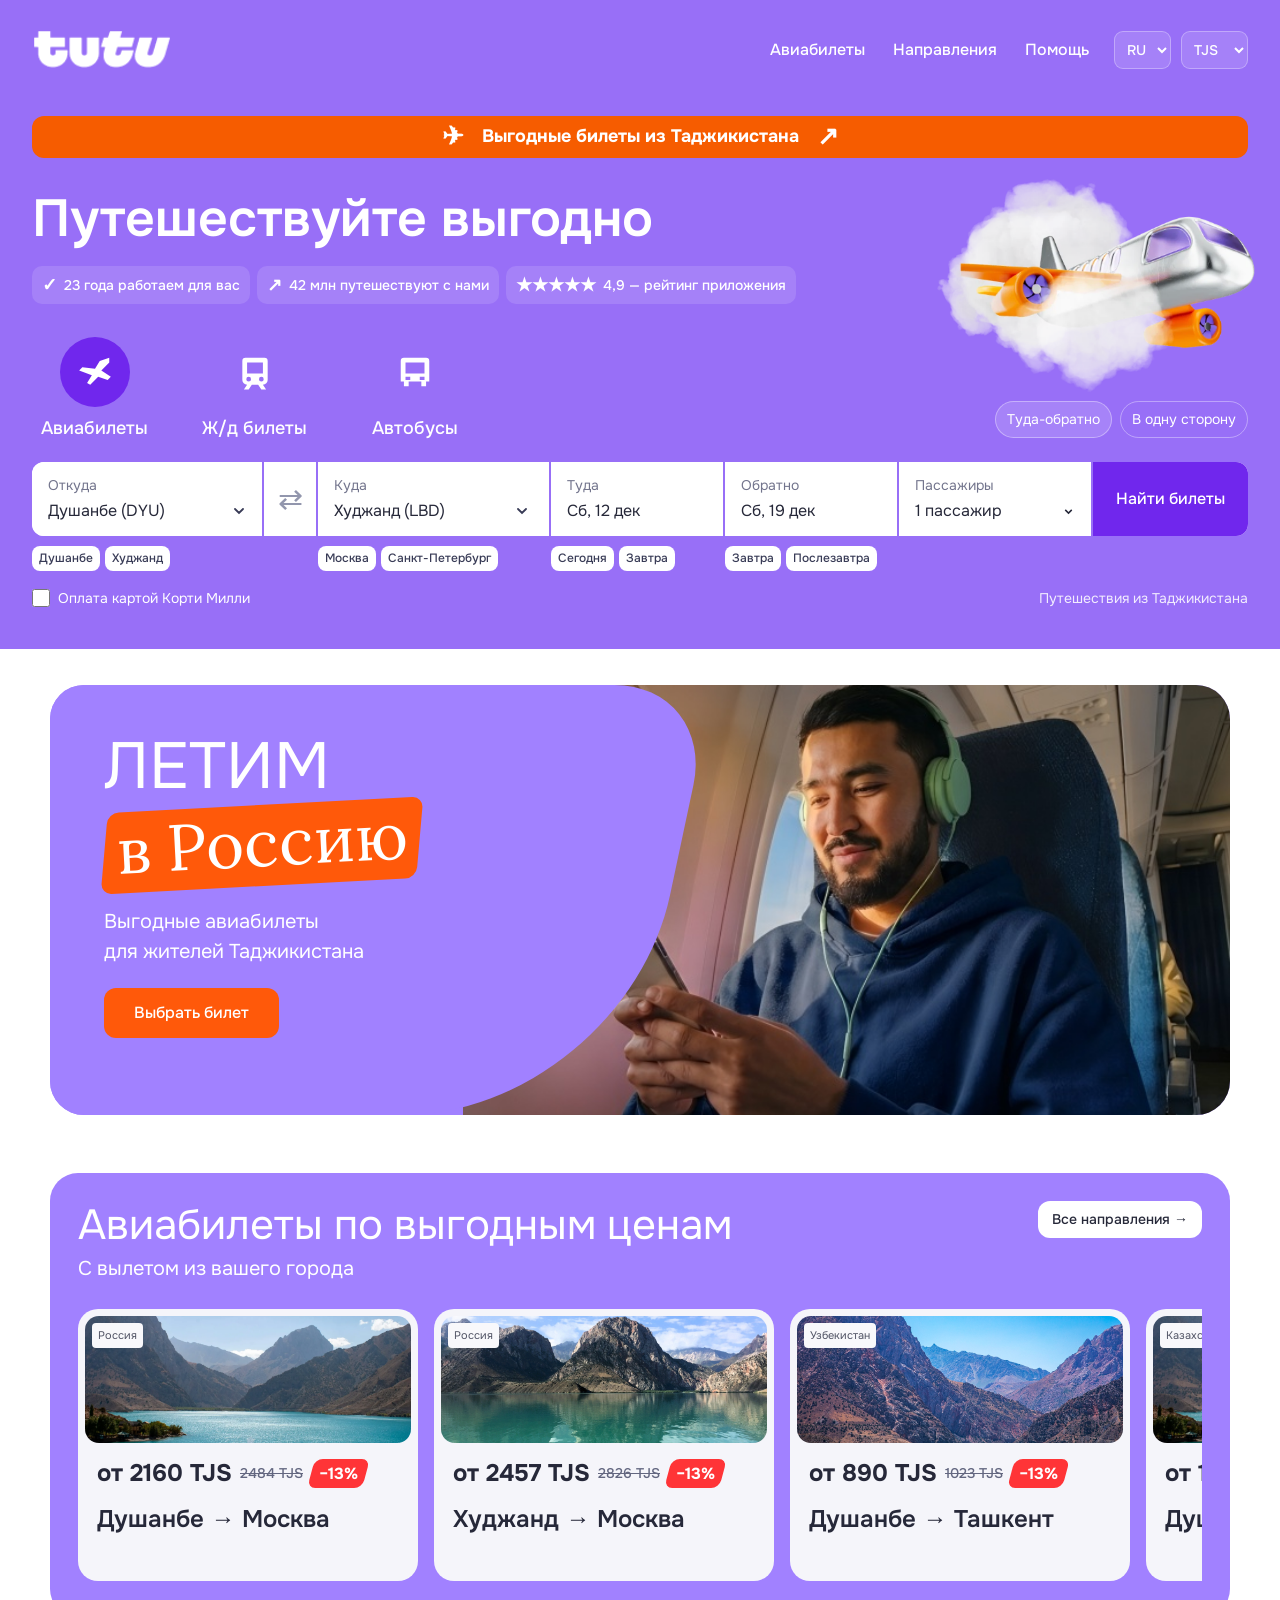
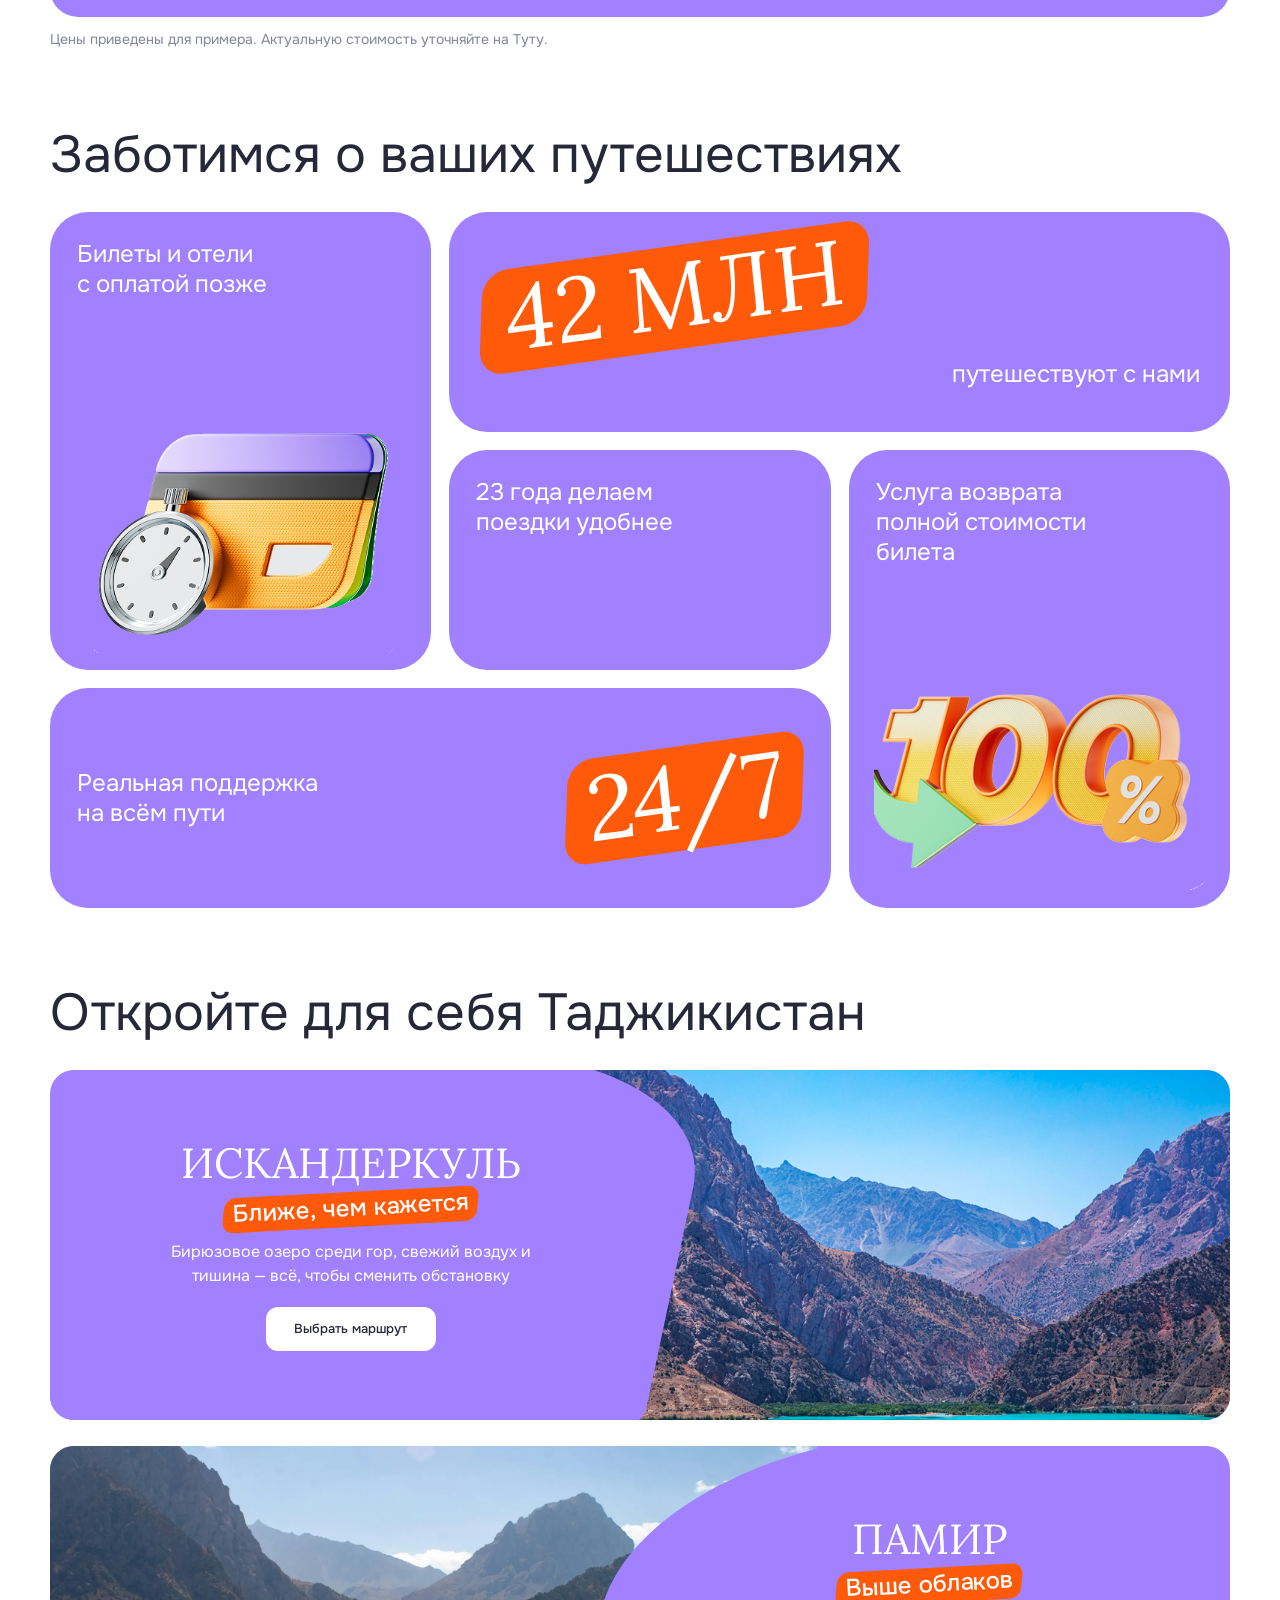
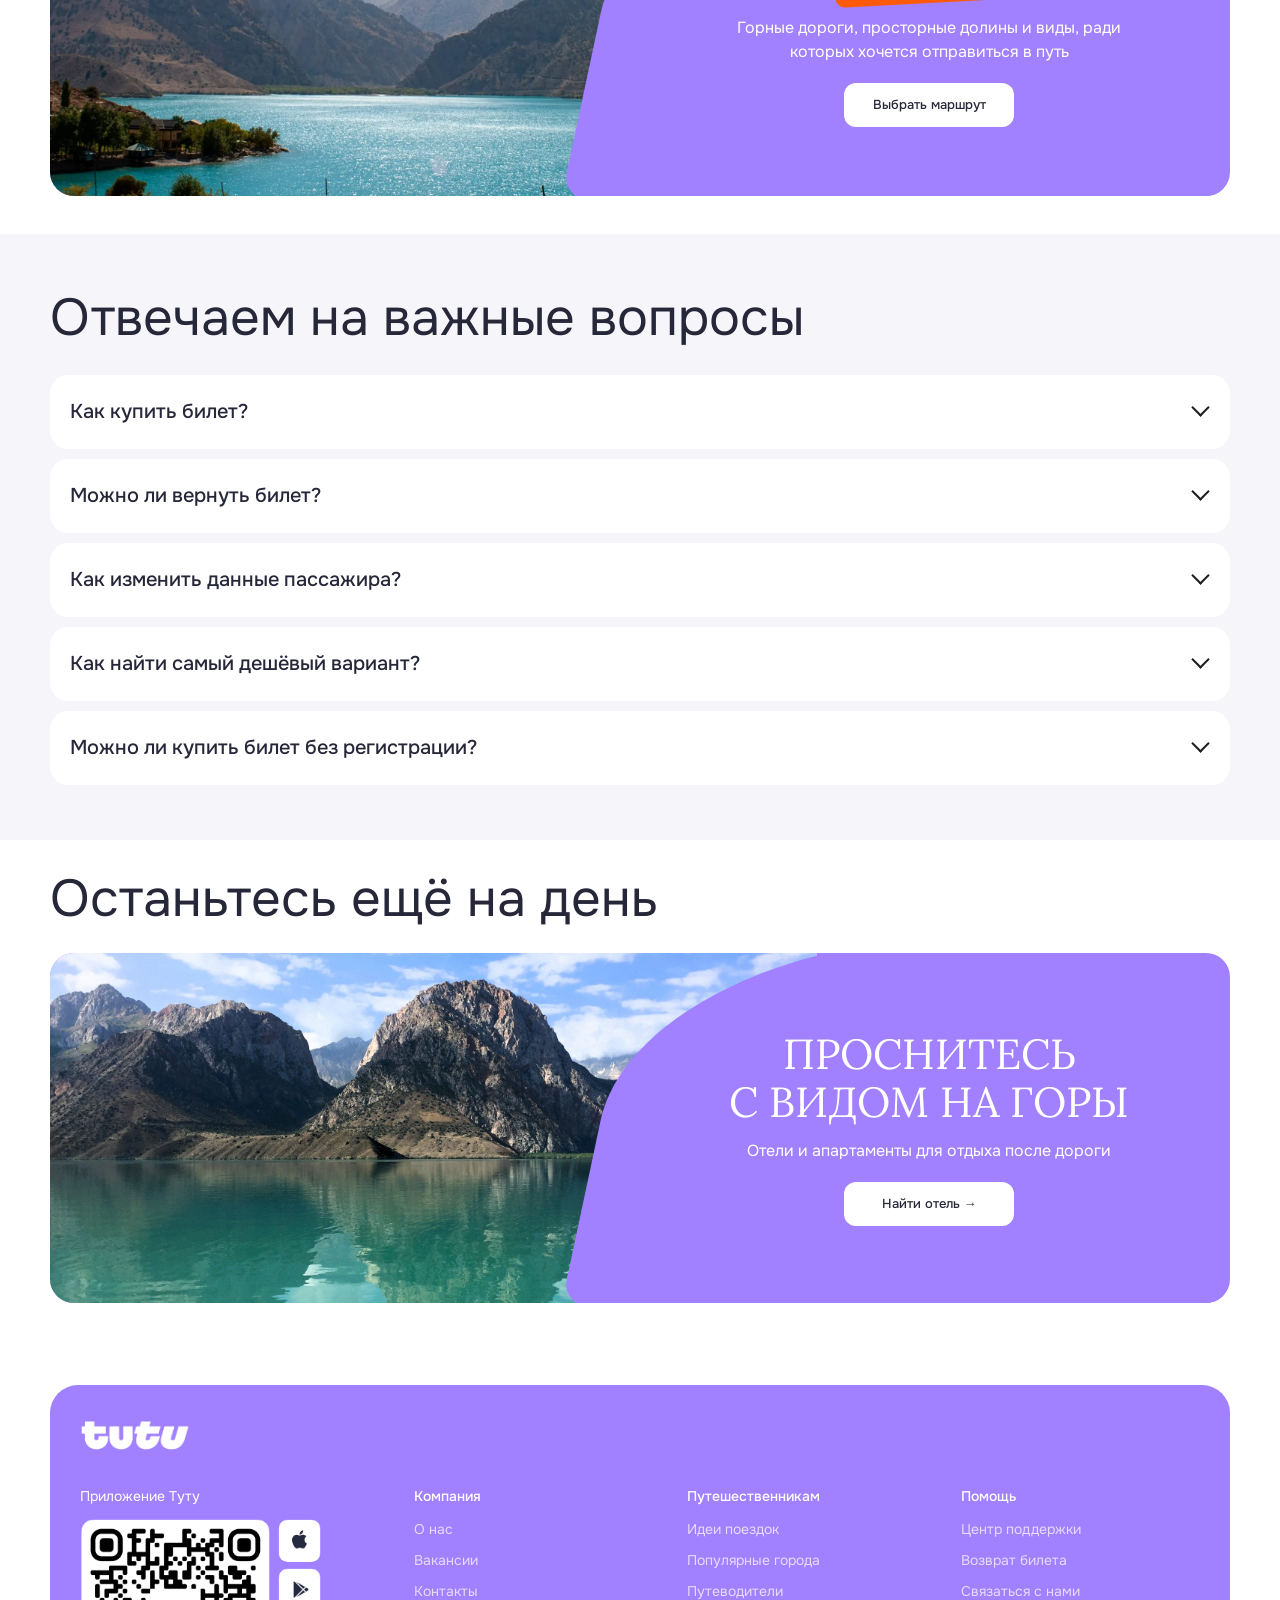
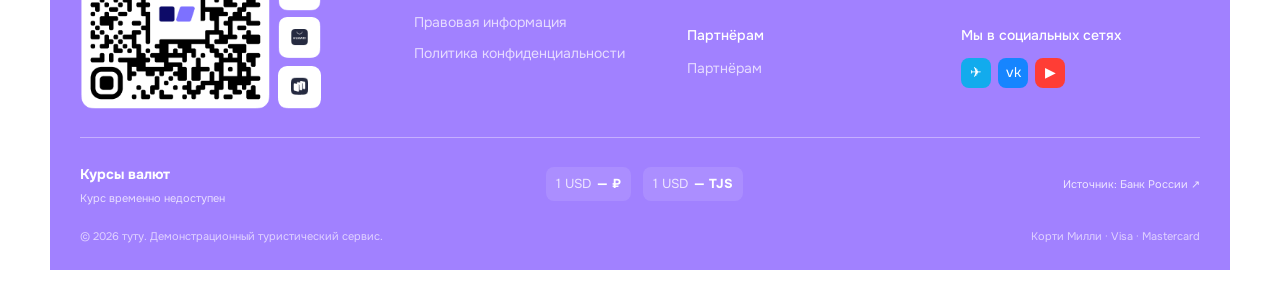
<file: index.html>
<!doctype html><html lang="ru"><head><meta charset="utf-8"><meta name="viewport" content="width=device-width,initial-scale=1"><title>туту — путешествия из Таджикистана</title><meta name="description" content="Авиабилеты, поезда и автобусы для путешественников из Таджикистана."><link rel="icon" href="assets/favicon.svg" type="image/svg+xml"><link rel="stylesheet" href="assets/fonts.css"><link rel="stylesheet" href="assets/style.css"><link rel="stylesheet" href="assets/typography.css"><link rel="stylesheet" href="assets/top.css"></head><body>
<!-- Yandex.Metrika counter -->
<script>
(function(m,e,t,r,i,k,a){
  m[i]=m[i]||function(){(m[i].a=m[i].a||[]).push(arguments)};
  m[i].l=1*new Date();
  k=e.createElement(t);a=e.getElementsByTagName(t)[0];k.async=1;k.src=r;
  a.parentNode.insertBefore(k,a);
})(window,document,"script","https://mc.yandex.ru/metrika/tag.js","ym");
ym(113326614,"init",{clickmap:true,trackLinks:true,accurateTrackBounce:true});
</script>
<noscript><div><img src="https://mc.yandex.ru/watch/113326614" style="position:absolute;left:-9999px" alt=""></div></noscript>
<!-- /Yandex.Metrika counter -->
<header class="header"><div class="wrap"><a class="brand" href="#" aria-label="Туту"><img class="brand-logo" src="assets/tutu-logo.png" alt="туту"></a><nav class="nav" id="nav"><a href="#search">Авиабилеты</a><a href="#directions">Направления</a><a href="#faq">Помощь</a></nav><div class="header-actions"><select class="select" id="lang" aria-label="Язык"><option value="ru">RU</option><option value="tj">TJ</option><option value="en">EN</option></select><select class="select" id="currency" aria-label="Валюта"><option value="TJS">TJS</option><option value="RUB">RUB</option><option value="USD">USD</option></select><button class="hamb" id="hamb" aria-label="Открыть меню">☰</button></div></div></header><main><section class="search-band"><div class="wrap"><a class="top-offer" href="https://www.tutu.ru/"><span aria-hidden="true">✈</span><span>Выгодные билеты из Таджикистана</span><span aria-hidden="true">↗</span></a><div class="search-intro"><h1>Путешествуйте выгодно</h1><div class="trust-badges"><span><b aria-hidden="true">✓</b><span>23 года работаем для вас</span></span><span><b aria-hidden="true">↗</b><span>42 млн путешествуют с нами</span></span><span><b aria-hidden="true">★★★★★</b><span>4,9 — рейтинг приложения</span></span></div><div class="top-plane" aria-hidden="true"></div></div><form class="search" id="search">
            <div class="search-top"><div class="tabs"><button type="button" class="tab active" data-mode="air"><span class="tab-icon"><svg viewBox="0 0 24 24" fill="currentColor" aria-hidden="true"><path d="m21 3-6 2-3 5-8-1-2 2 8 3-3 5 2 1 5-5 6 2 2-2-6-4 5-5Z"/></svg></span><span>Авиабилеты</span></button><button type="button" class="tab" data-mode="train"><span class="tab-icon"><svg viewBox="0 0 24 24" fill="currentColor" aria-hidden="true"><path d="M6 3h12a2 2 0 0 1 2 2v12a3 3 0 0 1-3 3l2 3h-3l-2-3h-4l-2 3H5l2-3a3 3 0 0 1-3-3V5a2 2 0 0 1 2-2Zm1 3v7h10V6H7Zm1 9a1.5 1.5 0 1 0 0 3 1.5 1.5 0 0 0 0-3Zm8 0a1.5 1.5 0 1 0 0 3 1.5 1.5 0 0 0 0-3Z"/></svg></span><span>Ж/д билеты</span></button><button type="button" class="tab" data-mode="bus"><span class="tab-icon"><svg viewBox="0 0 24 24" fill="currentColor" aria-hidden="true"><path d="M5 3h14a2 2 0 0 1 2 2v13h-2v3h-3v-3H8v3H5v-3H3V5a2 2 0 0 1 2-2Zm1 3v7h12V6H6Zm0 9v2h3v-2H6Zm9 0v2h3v-2h-3Z"/></svg></span><span>Автобусы</span></button></div><div class="trip-toggle"><button type="button" class="pill active" data-trip="return">Туда-обратно</button><button type="button" class="pill" data-trip="one">В одну сторону</button></div></div>
            <div class="search-grid">
              <div class="field field-origin"><label>Откуда</label><select id="from" aria-label="Откуда"></select></div><button type="button" class="swap" id="swap" aria-label="Поменять города">⇄</button>
              <div class="field"><label>Куда</label><select id="to" aria-label="Куда"></select></div>
              <div class="field"><label>Туда</label><button type="button" class="date-trigger" id="dateOut"></button></div>
              <div class="field" id="returnField"><label>Обратно</label><button type="button" class="date-trigger" id="dateBack"></button></div>
              <div class="field passenger-field"><label>Пассажиры</label><div class="passenger-picker" id="passengerPicker"><button class="passenger-trigger" id="passengerButton" type="button" aria-haspopup="dialog" aria-expanded="false"><span id="passengerSummary">1 пассажир</span><svg viewBox="0 0 16 16" aria-hidden="true"><path d="m4 6 4 4 4-4"></path></svg></button><div class="passenger-panel" role="dialog" aria-label="Количество пассажиров"><button class="passenger-close" id="passengerClose" type="button" aria-label="Закрыть">×</button><div class="passenger-row"><div class="passenger-copy"><b>Взрослые</b><small>от 12 лет</small></div><div class="passenger-stepper"><button class="step-btn" type="button" data-passenger="adult" data-delta="-1" aria-label="Уменьшить число взрослых">−</button><span class="passenger-count" id="adultCount">1</span><button class="step-btn" type="button" data-passenger="adult" data-delta="1" aria-label="Увеличить число взрослых">+</button></div></div><div class="passenger-row"><div class="passenger-copy"><b>Дети</b><small>до 12 лет</small></div><div class="passenger-stepper"><button class="step-btn" type="button" data-passenger="child" data-delta="-1" aria-label="Уменьшить число детей">−</button><span class="passenger-count" id="childCount">0</span><button class="step-btn" type="button" data-passenger="child" data-delta="1" aria-label="Увеличить число детей">+</button></div></div></div></div></div>
              <button type="submit" class="btn btn-primary search-btn" data-i="search">Найти билеты</button>
            </div><div class="quick-picks"><div class="city-picks"><button type="button" data-city-field="from" data-city="dushanbe">Душанбе</button><button type="button" data-city-field="from" data-city="khujand">Худжанд</button></div><div class="city-picks"><button type="button" data-city-field="to" data-city="moscow">Москва</button><button type="button" data-city-field="to" data-city="petersburg">Санкт-Петербург</button></div><div class="date-picks"><button type="button" data-date-field="dateOut" data-offset="0">Сегодня</button><button type="button" data-date-field="dateOut" data-offset="1">Завтра</button></div><div class="date-picks"><button type="button" data-date-field="dateBack" data-offset="1">Завтра</button><button type="button" data-date-field="dateBack" data-offset="2">Послезавтра</button></div></div><div class="search-options"><label class="payment-check"><input type="checkbox" id="kortiMilli">Оплата картой Корти Милли</label><span class="search-note">Путешествия из Таджикистана</span></div>
          </form></div></section><section class="hero"><div class="wrap"><div class="hero-card"><img class="hero-photo" src="assets/hero-flight.jpg" alt="Путешественник в самолёте"><div class="hero-shape" aria-hidden="true"></div><div class="hero-copy"><h2><span>ЛЕТИМ</span><span class="sticker"><span>в Россию</span></span></h2><p>Выгодные авиабилеты<br>для жителей Таджикистана</p><a class="btn btn-primary" href="https://www.tutu.ru/">Выбрать билет</a></div></div></div></section><section class="section"><div class="wrap"><div class="fare-widget"><div class="section-head"><div><h2>Авиабилеты по выгодным ценам</h2><p>С вылетом из вашего города</p></div><a class="btn btn-white btn-small" href="https://www.tutu.ru/">Все направления →</a></div><div class="fare-cards"><a class="fare-card" href="https://www.tutu.ru/"><div class="fare-image"><img src="assets/pamir.webp" alt="Горный пейзаж"><span class="country">Россия</span></div><div class="fare-copy"><div class="fare-price-row"><span class="price" data-tjs="2160">от 2160 TJS</span><span class="old price" data-tjs="2484">2484 TJS</span><span class="discount-badge" aria-label="−13%"><span>−13%</span></span></div><h3>Душанбе → Москва</h3></div></a><a class="fare-card" href="https://www.tutu.ru/"><div class="fare-image"><img src="assets/lake.jpg" alt="Горный пейзаж"><span class="country">Россия</span></div><div class="fare-copy"><div class="fare-price-row"><span class="price" data-tjs="2457">от 2457 TJS</span><span class="old price" data-tjs="2826">2826 TJS</span><span class="discount-badge" aria-label="−13%"><span>−13%</span></span></div><h3>Худжанд → Москва</h3></div></a><a class="fare-card" href="https://www.tutu.ru/"><div class="fare-image"><img src="assets/iskanderkul.jpg" alt="Горный пейзаж"><span class="country">Узбекистан</span></div><div class="fare-copy"><div class="fare-price-row"><span class="price" data-tjs="890">от 890 TJS</span><span class="old price" data-tjs="1023">1023 TJS</span><span class="discount-badge" aria-label="−13%"><span>−13%</span></span></div><h3>Душанбе → Ташкент</h3></div></a><a class="fare-card" href="https://www.tutu.ru/"><div class="fare-image"><img src="assets/pamir.webp" alt="Горный пейзаж"><span class="country">Казахстан</span></div><div class="fare-copy"><div class="fare-price-row"><span class="price" data-tjs="1240">от 1240 TJS</span><span class="old price" data-tjs="1426">1426 TJS</span><span class="discount-badge" aria-label="−13%"><span>−13%</span></span></div><h3>Душанбе → Алматы</h3></div></a><a class="fare-card" href="https://www.tutu.ru/"><div class="fare-image"><img src="assets/lake.jpg" alt="Горный пейзаж"><span class="country">Таджикистан</span></div><div class="fare-copy"><div class="fare-price-row"><span class="price" data-tjs="185">от 185 TJS</span><span class="old price" data-tjs="213">213 TJS</span><span class="discount-badge" aria-label="−13%"><span>−13%</span></span></div><h3>Душанбе → Худжанд</h3></div></a></div></div><p class="fare-disclaimer">Цены приведены для примера. Актуальную стоимость уточняйте на Туту.</p></div></section><section class="section"><div class="wrap"><div class="section-head"><h2>Заботимся о ваших путешествиях</h2></div><div class="bento"><article class="bento-card bento-pay"><p>Билеты и отели<br>с оплатой позже</p><img src="assets/pay-later.png" alt="Кошелёк и часы"></article><article class="bento-card bento-travel"><span class="sticker"><span>42 МЛН</span></span><p>путешествуют с нами</p></article><article class="bento-card bento-years"><p>23 года делаем<br>поездки удобнее</p></article><article class="bento-card bento-return"><p>Услуга возврата<br>полной стоимости<br>билета</p><img src="assets/refund.png" alt="100 процентов"></article><article class="bento-card bento-support"><p>Реальная поддержка<br>на всём пути</p><span class="sticker"><span>24/7</span></span></article></div></div></section><section class="section" id="directions"><div class="wrap"><div class="section-head"><h2>Откройте для себя Таджикистан</h2></div><div class="destinations"><article class="destination"><img class="destination-photo" src="assets/iskanderkul.jpg" alt="Озеро Искандеркуль"><div class="destination-shape" aria-hidden="true"></div><div class="destination-copy"><h3>ИСКАНДЕРКУЛЬ</h3><span class="sticker"><span>Ближе, чем кажется</span></span><p>Бирюзовое озеро среди гор, свежий воздух и тишина — всё, чтобы сменить обстановку</p><a class="btn btn-white" href="https://www.tutu.ru/">Выбрать маршрут</a></div></article><article class="destination"><img class="destination-photo" src="assets/pamir.webp" alt="Горы Памира"><div class="destination-shape" aria-hidden="true"></div><div class="destination-copy"><h3>ПАМИР</h3><span class="sticker"><span>Выше облаков</span></span><p>Горные дороги, просторные долины и виды, ради которых хочется отправиться в путь</p><a class="btn btn-white" href="https://www.tutu.ru/">Выбрать маршрут</a></div></article></div></div></section><section class="faq-area" id="faq"><div class="wrap faq"><h2>Отвечаем на важные вопросы</h2>
      <details><summary>Как купить билет?</summary><p>Выберите маршрут и даты, сравните варианты, заполните данные пассажиров и оплатите заказ. Электронный билет придёт на почту и будет доступен в профиле.</p></details>
      <details><summary>Можно ли вернуть билет?</summary><p>Да, если правила тарифа допускают возврат. Условия и сумма возврата будут показаны до подтверждения операции.</p></details>
      <details><summary>Как изменить данные пассажира?</summary><p>Возможность зависит от перевозчика. Напишите в поддержку — мы проверим правила и подскажем доступный вариант.</p></details>
      <details><summary>Как найти самый дешёвый вариант?</summary><p>Сравните соседние даты и включите сортировку по цене. Иногда вылет на день раньше заметно выгоднее.</p></details>
      <details><summary>Можно ли купить билет без регистрации?</summary><p>Да. Достаточно указать контактную почту и телефон. Профиль можно создать позже, чтобы хранить все заказы вместе.</p></details>
    </div></section><section class="hotel-area"><div class="wrap"><h2>Останьтесь ещё на день</h2><article class="destination"><img class="destination-photo" src="assets/lake.jpg" alt="Озеро и горы"><div class="destination-shape" aria-hidden="true"></div><div class="destination-copy"><h3>ПРОСНИТЕСЬ<br>С ВИДОМ НА ГОРЫ</h3><p>Отели и апартаменты для отдыха после дороги</p><a class="btn btn-white" href="https://hotel.tutu.ru/">Найти отель →</a></div></article></div></section></main><footer class="footer"><div class="wrap"><div class="footer-panel"><a class="brand" href="#" aria-label="Туту"><img class="brand-logo" src="assets/tutu-logo.png" alt="туту"></a><div class="footer-grid"><div class="footer-app"><p class="app-title">Приложение Туту</p><div class="footer-app-box"><img class="app-qr" src="assets/app-qr.png" alt="QR-код приложения Туту"><div class="app-links"><a href="https://www.tutu.ru/" aria-label="App Store"><img src="assets/store-apple.png" alt="App Store"></a><a href="https://www.tutu.ru/" aria-label="Google Play"><img src="assets/store-google.png" alt="Google Play"></a><a href="https://www.tutu.ru/" aria-label="AppGallery"><img src="assets/store-huawei.png" alt="AppGallery"></a><a href="https://www.tutu.ru/" aria-label="RuStore"><img src="assets/store-rustore.png" alt="RuStore"></a></div></div></div><div class="footer-col"><h4>Компания</h4><a href="https://www.tutu.ru/">О нас</a><a href="https://www.tutu.ru/">Вакансии</a><a href="https://www.tutu.ru/">Контакты</a><a href="https://www.tutu.ru/">Правовая информация</a><a href="https://www.tutu.ru/">Политика конфиденциальности</a></div><div class="footer-col"><h4>Путешественникам</h4><a href="https://www.tutu.ru/">Идеи поездок</a><a href="#directions">Популярные города</a><a href="https://www.tutu.ru/">Путеводители</a><h4 style="margin-top:23px">Партнёрам</h4><a href="https://www.tutu.ru/">Партнёрам</a></div><div class="footer-col"><h4>Помощь</h4><a href="#faq">Центр поддержки</a><a href="#faq">Возврат билета</a><a href="#faq">Связаться с нами</a><h4 style="margin-top:23px">Мы в социальных сетях</h4><div class="socials"><a href="https://www.tutu.ru/" aria-label="Telegram">✈</a><a href="https://www.tutu.ru/" aria-label="ВКонтакте">vk</a><a href="https://www.tutu.ru/" aria-label="YouTube">▶</a></div></div></div><div class="footer-rates"><div class="footer-rates-head"><b>Курсы валют</b><small id="ratesDate" data-dynamic aria-live="polite">Загружаем актуальный курс…</small></div><div class="footer-rate-list"><div class="footer-rate-item"><span>1 USD</span><strong id="usdRubRate" data-dynamic>— ₽</strong></div><div class="footer-rate-item"><span>1 USD</span><strong id="usdTjsRate" data-dynamic>— TJS</strong></div><div class="footer-rate-item" hidden><span>1 TJS</span><strong id="tjsRubRate" data-dynamic>— ₽</strong></div></div><a class="footer-rates-source" href="https://www.cbr.ru/currency_base/daily/" target="_blank" rel="noopener">Источник: Банк России ↗</a></div><div class="footer-bottom"><span>© 2026 туту. Демонстрационный туристический сервис.</span><span>Корти Милли · Visa · Mastercard</span></div></div></div></footer><div class="calendar-overlay" id="calendarOverlay" aria-hidden="true"><div class="calendar" role="dialog" aria-modal="true" aria-label="Выбор даты"><div class="calendar-head"><button type="button" class="cal-nav" id="prevMonth" aria-label="Предыдущий месяц">‹</button><div class="month-title" id="monthTitle"></div><button type="button" class="cal-nav" id="nextMonth" aria-label="Следующий месяц">›</button></div><div class="weekdays" id="weekdays"></div><div class="calendar-grid" id="calendarGrid"></div><p class="calendar-hint" id="calendarHint">Выберите дату поездки</p></div></div>
  <div class="toast" id="toast">Ищем лучшие варианты…</div><script src="assets/tutu-links.js"></script><script>
    const q=(s,c=document)=>c.querySelector(s),qa=(s,c=document)=>[...c.querySelectorAll(s)];
    const today=new Date();today.setHours(0,0,0,0);const add=n=>{const d=new Date(today);d.setDate(d.getDate()+n);return toISO(d)};q('#dateOut').dataset.date=add(7);q('#dateBack').dataset.date=add(14);
    qa('.tab').forEach(b=>b.onclick=()=>{qa('.tab').forEach(x=>x.classList.remove('active'));b.classList.add('active');q('#from').setCustomValidity('');populateCities()});
    qa('.pill').forEach(b=>b.onclick=()=>{qa('.pill').forEach(x=>x.classList.remove('active'));b.classList.add('active');q('#returnField').style.display=b.dataset.trip==='one'?'none':'block'});
    q('#swap').onclick=()=>{const a=q('#from'),b=q('#to'),v=a.value;a.value=b.value;b.value=v;q('#from').setCustomValidity('')};
    q('#search').onsubmit=e=>{e.preventDefault();q('#from').setCustomValidity('');try{const url=TutuLinks.buildSearchUrl({mode:q('.tab.active').dataset.mode,from:q('#from').value,to:q('#to').value,dateOut:q('#dateOut').dataset.date,dateBack:q('#dateBack').dataset.date,roundTrip:q('.pill.active').dataset.trip==='return',adults,children});window.location.assign(url)}catch(error){const lang=q('#lang').value;const messages={ru:'Выберите разные города отправления и прибытия',tj:'Шаҳрҳои гуногуни рафтан ва расиданро интихоб кунед',en:'Choose different departure and arrival cities'};q('#from').setCustomValidity(messages[lang]);q('#from').reportValidity()}};
    q('#from').addEventListener('change',()=>q('#from').setCustomValidity(''));q('#to').addEventListener('change',()=>q('#from').setCustomValidity(''));
    q('#hamb').onclick=()=>{q('#nav').classList.toggle('open');document.body.classList.toggle('menu-open')};qa('#nav a').forEach(a=>a.onclick=()=>{q('#nav').classList.remove('open');document.body.classList.remove('menu-open')});
    const rates={TJS:1,RUB:8.2,USD:.091},symbols={TJS:'TJS',RUB:'₽',USD:'$'};let officialRates=null;
    const translations={
      tj:{
        'Ж/д билеты':'Чиптаҳои қатора','Авиа':'Ҳавопаймо','Отели':'Меҳмонхонаҳо','Туры':'Саёҳатҳо','Автобусы':'Автобусҳо','Автобус':'Автобус','Помощь':'Кӯмак','◉ Войти':'◉ Ворид шудан',
        'Путешествия из Таджикистана':'Сафарҳо аз Тоҷикистон','Путешествовать проще':'Сафар осонтар аст','Билеты, отели и всё необходимое для поездки — в одном месте':'Чиптаҳо, меҳмонхонаҳо ва ҳама чизи зарурӣ барои сафар — дар як ҷо',
        '✓ Без скрытых комиссий':'✓ Бе комиссияҳои пинҳонӣ','✓ Поддержка 24/7':'✓ Дастгирии 24/7','✓ Оплата картами Корти Милли':'✓ Пардохт бо кортҳои Корти Миллӣ','Ж/д':'Қатора','Туда-обратно':'Рафту баргашт','В одну сторону':'Як тараф',
        'Откуда':'Аз куҷо','Куда':'Ба куҷо','Туда':'Рафтан','Обратно':'Бозгашт','Пассажиры':'Мусофирон','1 пассажир':'1 мусофир','2 пассажира':'2 мусофир','3 пассажира':'3 мусофир','4 пассажира':'4 мусофир','Найти билеты →':'Ҷустуҷӯи чиптаҳо →',
        'В путь':'Ба роҳ','Популярные направления':'Самтҳои машҳур','Маршруты, которые чаще всего выбирают путешественники из Таджикистана.':'Самтҳое, ки сайёҳон аз Тоҷикистон бештар интихоб мекунанд.','Посмотреть билеты →':'Дидани чиптаҳо →',
        'Душанбе → Худжанд':'Душанбе → Хуҷанд','Душанбе → Ташкент':'Душанбе → Тошканд','Душанбе → Алматы':'Душанбе → Алмаато','Худжанд → Душанбе':'Хуҷанд → Душанбе','Душанбе → Москва':'Душанбе → Москва','Душанбе → Самарканд':'Душанбе → Самарқанд',
        '5 ч 20 мин':'5 соат 20 дақ','1 ч':'1 соат','1 ч 40 мин':'1 соат 40 дақ','5 ч 30 мин':'5 соат 30 дақ','4 ч 30 мин':'4 соат 30 дақ','6 ч 40 мин':'6 соат 40 дақ',
        'Один сервис':'Як хизматрасонӣ','Всё для путешествия':'Ҳама чиз барои сафар','Соберите поездку полностью — от первого билета до заселения.':'Сафарро пурра тартиб диҳед — аз чиптаи аввал то ҷойгиршавӣ.',
        'Поезда по Центральной Азии и СНГ':'Қатораҳо дар Осиёи Марказӣ ва ИДМ','Авиабилеты':'Чиптаҳои ҳавопаймо','Сравнение рейсов 500+ авиакомпаний':'Муқоисаи парвозҳои 500+ ширкати ҳавопаймоӣ','Проверенные варианты без переплат':'Вариантҳои санҷидашуда бе пардохти изофӣ','Готовые маршруты и яркие впечатления':'Самтҳои омода ва таассуроти дурахшон',
        'С нами спокойно':'Бо мо ором аст','Почему путешественники выбирают нас':'Чаро сайёҳон моро интихоб мекунанд','Большой выбор вариантов':'Интихоби зиёди вариантҳо','Собираем предложения перевозчиков и отелей в одном поиске.':'Пешниҳодҳои нақлиёт ва меҳмонхонаҳоро дар як ҷустуҷӯ ҷамъ мекунем.','Удобное сравнение цен':'Муқоисаи осони нархҳо','Фильтры помогают быстро найти баланс цены и комфорта.':'Филтрҳо барои зуд ёфтани тавозуни нарх ва бароҳатӣ кумак мекунанд.','Быстрая покупка онлайн':'Хариди зуд онлайн','Понятное оформление и знакомые способы оплаты.':'Расмиёти равшан ва роҳҳои маъмули пардохт.','Поддержка в поездке':'Дастгирӣ дар сафар','Поможем с билетом до отправления и после покупки.':'Пеш аз сафар ва баъд аз харид бо чипта кумак мекунем.',
        'Успейте забронировать':'Барои фармоиш шитобед','Выгодные предложения':'Пешниҳодҳои муфид','Цены действительны на момент публикации и могут измениться.':'Нархҳо ҳангоми нашр амал мекунанд ва метавонанд тағйир ёбанд.','Выходные на Искандеркуле':'Рӯзҳои истироҳат дар Искандаркӯл','2 дня · с трансфером':'2 рӯз · бо трансфер','Памирский тракт':'Шоҳроҳи Помир','7 дней · мини-группа':'7 рӯз · гурӯҳи хурд','Прямой рейс':'Парвози мустақим','Посмотреть':'Дидан',
        'Всё под рукой':'Ҳама чиз дастрас аст','От идеи до поездки — несколько минут':'Аз фикр то сафар — чанд дақиқа','Найдите подходящий маршрут, сравните варианты и оформите всё онлайн.':'Самти мувофиқро ёбед, вариантҳоро муқоиса кунед ва ҳама чизро онлайн фармоиш диҳед.','Начать поиск →':'Оғози ҷустуҷӯ →',
        'Отзывы':'Назарҳо','Говорят наши путешественники':'Сайёҳони мо мегӯянд','«Нашла удобный рейс в Алматы и сразу оплатила в сомони. Всё понятно, билет пришёл моментально.»':'«Парвози муносиб ба Алмааторо ёфтам ва фавран бо сомонӣ пардохт кардам. Ҳама чиз равшан буд, чипта зуд омад.»','«Сравнил несколько автобусных рейсов до Ташкента. Поддержка быстро ответила на вопрос о багаже.»':'«Якчанд хатсайри автобусро то Тошканд муқоиса кардам. Дастгирӣ ба саволи бағоҷ зуд ҷавоб дод.»','«Бронировали семейную поездку на Искандеркуль. Маршрут, отель и трансфер были в одном заказе.»':'«Сафари оилавиро ба Искандаркӯл фармоиш додем. Самт, меҳмонхона ва трансфер дар як фармоиш буданд.»',
        'Худжанд':'Хуҷанд','Бохтар':'Бохтар','Частые вопросы':'Саволҳои маъмул','Как купить билет?':'Чӣ тавр чипта харидан мумкин?','Выберите маршрут и даты, сравните варианты, заполните данные пассажиров и оплатите заказ. Электронный билет придёт на почту и будет доступен в профиле.':'Самт ва санаҳоро интихоб кунед, вариантҳоро муқоиса намоед, маълумоти мусофиронро ворид ва фармоишро пардохт кунед. Чиптаи электронӣ ба почта меояд ва дар профил дастрас мешавад.','Можно ли вернуть билет?':'Оё чиптаро баргардонидан мумкин?','Да, если правила тарифа допускают возврат. Условия и сумма возврата будут показаны до подтверждения операции.':'Бале, агар қоидаҳои тарофа иҷозат диҳанд. Шартҳо ва маблағи бозгашт пеш аз тасдиқ нишон дода мешаванд.','Как изменить данные пассажира?':'Маълумоти мусофирро чӣ тавр тағйир додан мумкин?','Возможность зависит от перевозчика. Напишите в поддержку — мы проверим правила и подскажем доступный вариант.':'Имконият аз интиқолдиҳанда вобаста аст. Ба дастгирӣ нависед — мо қоидаҳоро месанҷем ва роҳро мефаҳмонем.','Как найти самый дешёвый вариант?':'Варианти арзонтаринро чӣ тавр ёфтан мумкин?','Сравните соседние даты и включите сортировку по цене. Иногда вылет на день раньше заметно выгоднее.':'Санаҳои наздикро муқоиса ва тартибдиҳиро аз рӯи нарх фаъол кунед. Баъзан парвоз як рӯз пештар арзонтар аст.','Можно ли купить билет без регистрации?':'Оё бе сабтином чипта харидан мумкин?','Да. Достаточно указать контактную почту и телефон. Профиль можно создать позже, чтобы хранить все заказы вместе.':'Бале. Почта ва телефонро нишон додан кофист. Профилро дертар сохтан мумкин аст.',
        'Куда отправимся?':'Ба куҷо меравем?','Найдите билеты и спланируйте следующую поездку прямо сейчас.':'Ҳозир чипта ёбед ва сафари навбатиро ба нақша гиред.','Путешествия начинаются с простого поиска.':'Сафар аз ҷустуҷӯи оддӣ оғоз мешавад.','Путешествия':'Сафарҳо','Идеи поездок':'Ғояҳои сафар','Популярные города':'Шаҳрҳои машҳур','Путеводители':'Роҳнамоҳо','Билеты':'Чиптаҳо','В Таджикистане':'Дар Тоҷикистон','За рубежом':'Дар хориҷ','Подборки':'Маҷмӯаҳо','Центр поддержки':'Маркази дастгирӣ','Возврат билета':'Бозгашти чипта','Связаться с нами':'Тамос бо мо','О компании':'Дар бораи ширкат','О туту':'Дар бораи туту','Вакансии':'Ҷойҳои корӣ','Партнёрам':'Ба шарикон','© 2026 туту. Демонстрационный туристический сервис.':'© 2026 туту. Хизматрасонии намоишии сайёҳӣ.','Корти Милли · Visa · Mastercard   ·   Соглашение · Конфиденциальность':'Корти Миллӣ · Visa · Mastercard · Созишнома · Махфият','Ищем лучшие варианты…':'Вариантҳои беҳтаринро меҷӯем…'
      },
      en:{
        'Ж/д билеты':'Train tickets','Авиа':'Flights','Отели':'Hotels','Туры':'Tours','Автобусы':'Buses','Автобус':'Bus','Помощь':'Help','◉ Войти':'◉ Sign in',
        'Путешествия из Таджикистана':'Travel from Tajikistan','Путешествовать проще':'Travel made simpler','Билеты, отели и всё необходимое для поездки — в одном месте':'Tickets, hotels and everything you need for a trip — all in one place',
        '✓ Без скрытых комиссий':'✓ No hidden fees','✓ Поддержка 24/7':'✓ 24/7 support','✓ Оплата картами Корти Милли':'✓ Pay with Korti Milli','Ж/д':'Train','Туда-обратно':'Round trip','В одну сторону':'One way',
        'Откуда':'From','Куда':'To','Туда':'Departure','Обратно':'Return','Пассажиры':'Passengers','1 пассажир':'1 passenger','2 пассажира':'2 passengers','3 пассажира':'3 passengers','4 пассажира':'4 passengers','Найти билеты →':'Find tickets →',
        'В путь':'Let’s go','Популярные направления':'Popular destinations','Маршруты, которые чаще всего выбирают путешественники из Таджикистана.':'Routes most often chosen by travelers from Tajikistan.','Посмотреть билеты →':'View tickets →',
        'Душанбе → Худжанд':'Dushanbe → Khujand','Душанбе → Ташкент':'Dushanbe → Tashkent','Душанбе → Алматы':'Dushanbe → Almaty','Худжанд → Душанбе':'Khujand → Dushanbe','Душанбе → Москва':'Dushanbe → Moscow','Душанбе → Самарканд':'Dushanbe → Samarkand',
        '5 ч 20 мин':'5 hr 20 min','1 ч':'1 hr','1 ч 40 мин':'1 hr 40 min','5 ч 30 мин':'5 hr 30 min','4 ч 30 мин':'4 hr 30 min','6 ч 40 мин':'6 hr 40 min',
        'Один сервис':'One service','Всё для путешествия':'Everything for your trip','Соберите поездку полностью — от первого билета до заселения.':'Plan your whole trip — from the first ticket to check-in.',
        'Поезда по Центральной Азии и СНГ':'Trains across Central Asia and the CIS','Авиабилеты':'Flight tickets','Сравнение рейсов 500+ авиакомпаний':'Compare flights from 500+ airlines','Проверенные варианты без переплат':'Verified stays without overpaying','Готовые маршруты и яркие впечатления':'Ready-made itineraries and vivid experiences',
        'С нами спокойно':'Travel with confidence','Почему путешественники выбирают нас':'Why travelers choose us','Большой выбор вариантов':'A wide range of options','Собираем предложения перевозчиков и отелей в одном поиске.':'We bring transport and hotel offers into one search.','Удобное сравнение цен':'Easy price comparison','Фильтры помогают быстро найти баланс цены и комфорта.':'Filters help you quickly balance price and comfort.','Быстрая покупка онлайн':'Quick online booking','Понятное оформление и знакомые способы оплаты.':'Simple checkout and familiar payment methods.','Поддержка в поездке':'Support throughout your trip','Поможем с билетом до отправления и после покупки.':'We help with your ticket before departure and after purchase.',
        'Успейте забронировать':'Book while it lasts','Выгодные предложения':'Special offers','Цены действительны на момент публикации и могут измениться.':'Prices are valid when published and may change.','Выходные на Искандеркуле':'Weekend at Iskanderkul','2 дня · с трансфером':'2 days · transfer included','Памирский тракт':'Pamir Highway','7 дней · мини-группа':'7 days · small group','Прямой рейс':'Direct flight','Посмотреть':'View',
        'Всё под рукой':'Everything at hand','От идеи до поездки — несколько минут':'From idea to journey in minutes','Найдите подходящий маршрут, сравните варианты и оформите всё онлайн.':'Find the right route, compare options and book everything online.','Начать поиск →':'Start searching →',
        'Отзывы':'Reviews','Говорят наши путешественники':'What our travelers say','«Нашла удобный рейс в Алматы и сразу оплатила в сомони. Всё понятно, билет пришёл моментально.»':'“I found a convenient flight to Almaty and paid in somoni. Everything was clear and the ticket arrived instantly.”','«Сравнил несколько автобусных рейсов до Ташкента. Поддержка быстро ответила на вопрос о багаже.»':'“I compared several buses to Tashkent. Support quickly answered my baggage question.”','«Бронировали семейную поездку на Искандеркуль. Маршрут, отель и трансфер были в одном заказе.»':'“We booked a family trip to Iskanderkul. The itinerary, hotel and transfer were all in one order.”',
        'Манижа Саидова':'Manizha Saidova','Фаррух Рахмонов':'Farrukh Rakhmonov','Зарина Назирова':'Zarina Nazirova','Душанбе':'Dushanbe','Худжанд':'Khujand','Бохтар':'Bokhtar','Частые вопросы':'Frequently asked questions','Как купить билет?':'How do I buy a ticket?','Выберите маршрут и даты, сравните варианты, заполните данные пассажиров и оплатите заказ. Электронный билет придёт на почту и будет доступен в профиле.':'Choose a route and dates, compare options, enter passenger details and pay. Your e-ticket will arrive by email and appear in your profile.','Можно ли вернуть билет?':'Can I refund a ticket?','Да, если правила тарифа допускают возврат. Условия и сумма возврата будут показаны до подтверждения операции.':'Yes, if the fare rules allow it. The refund terms and amount will be shown before confirmation.','Как изменить данные пассажира?':'How do I change passenger details?','Возможность зависит от перевозчика. Напишите в поддержку — мы проверим правила и подскажем доступный вариант.':'It depends on the carrier. Contact support and we will check the rules and explain your options.','Как найти самый дешёвый вариант?':'How do I find the cheapest option?','Сравните соседние даты и включите сортировку по цене. Иногда вылет на день раньше заметно выгоднее.':'Compare nearby dates and sort by price. Departing a day earlier can sometimes be much cheaper.','Можно ли купить билет без регистрации?':'Can I buy without registering?','Да. Достаточно указать контактную почту и телефон. Профиль можно создать позже, чтобы хранить все заказы вместе.':'Yes. Just provide an email and phone number. You can create a profile later to keep all bookings together.',
        'Куда отправимся?':'Where to next?','Найдите билеты и спланируйте следующую поездку прямо сейчас.':'Find tickets and plan your next trip right now.','Путешествия начинаются с простого поиска.':'Every journey begins with a simple search.','Путешествия':'Travel','Идеи поездок':'Trip ideas','Популярные города':'Popular cities','Путеводители':'Travel guides','Билеты':'Tickets','В Таджикистане':'In Tajikistan','За рубежом':'Abroad','Подборки':'Collections','Центр поддержки':'Help center','Возврат билета':'Ticket refunds','Связаться с нами':'Contact us','О компании':'Company','О туту':'About туту','Вакансии':'Careers','Партнёрам':'For partners','© 2026 туту. Демонстрационный туристический сервис.':'© 2026 туту. Demo travel service.','Корти Милли · Visa · Mastercard   ·   Соглашение · Конфиденциальность':'Korti Milli · Visa · Mastercard · Terms · Privacy','Ищем лучшие варианты…':'Finding the best options…'
      }
    };
    Object.assign(translations.tj,{
      'Взрослые':'Калонсолон','от 12 лет':'аз 12-сола','Дети':'Кӯдакон','до 12 лет':'то 12-сола','Жильё для поездки':'Ҷойи истиқомат барои сафар','Отели и апартаменты':'Меҳмонхонаҳо ва манзилҳо','Найдите удобный вариант проживания рядом с маршрутом вашей поездки.':'Дар наздикии масири сафар ҷойи мувофиқро ёбед.','Найти отель →':'Ҷустуҷӯи меҳмонхона →',
      'Войти':'Ворид шудан','Вход в личный кабинет':'Воридшавӣ ба кабинети шахсӣ','Управляйте заказами и сохраняйте данные пассажиров.':'Фармоишҳоро идора кунед ва маълумоти мусофиронро нигоҳ доред.','Телефон или электронная почта':'Телефон ё почтаи электронӣ','Пароль':'Рамз','Запомнить меня':'Маро дар хотир нигоҳ доред','Забыли пароль?':'Рамзро фаромӯш кардед?','Личный кабинет будет доступен после подключения авторизации.':'Кабинети шахсӣ пас аз пайваст кардани авторизатсия дастрас мешавад.','Нет аккаунта?':'Ҳисоб надоред?','Зарегистрироваться':'Сабтином шудан',
      'Курсы валют':'Қурби асъор','Источник: Банк России ↗':'Манбаъ: Бонки Русия ↗',
      'Авиа, поезда и автобусы — все билеты в одном месте':'Ҳавопаймо, қатора ва автобус — ҳамаи чиптаҳо дар як ҷо',
      'Билеты на любой транспорт':'Чиптаҳо барои ҳар навъи нақлиёт',
      'Сравните рейсы и выберите удобный способ добраться до места.':'Рейсҳоро муқоиса кунед ва роҳи қулайи расиданро интихоб намоед.',
      'Собираем предложения разных перевозчиков в одном поиске.':'Пешниҳодҳои интиқолдиҳандагони гуногунро дар як ҷустуҷӯ ҷамъ мекунем.',
      'Худжанд → Москва':'Хуҷанд → Москва',
      'Автобус · прямой рейс':'Автобус · рейси мустақим',
      'Авиа · с багажом':'Ҳавопаймо · бо бағоҷ',
      'Авиа · прямой рейс':'Ҳавопаймо · рейси мустақим',
      '«Покупали билеты всей семье до Алматы. Быстро сравнили рейсы и выбрали удобное время вылета.»':'«Барои тамоми оила то Алмаато чипта харидем. Рейсҳоро зуд муқоиса карда, вақти қулайи парвозро интихоб намудем.»'
    });
    Object.assign(translations.en,{
      'Взрослые':'Adults','от 12 лет':'12 years and older','Дети':'Children','до 12 лет':'Under 12','Жильё для поездки':'A place to stay','Отели и апартаменты':'Hotels and apartments','Найдите удобный вариант проживания рядом с маршрутом вашей поездки.':'Find a convenient place to stay near your travel route.','Найти отель →':'Find a hotel →',
      'Войти':'Sign in','Вход в личный кабинет':'Sign in to your account','Управляйте заказами и сохраняйте данные пассажиров.':'Manage bookings and save passenger details.','Телефон или электронная почта':'Phone number or email','Пароль':'Password','Запомнить меня':'Remember me','Забыли пароль?':'Forgot password?','Личный кабинет будет доступен после подключения авторизации.':'Your account will be available after authentication is connected.','Нет аккаунта?':'No account?','Зарегистрироваться':'Create account',
      'Курсы валют':'Exchange rates','Источник: Банк России ↗':'Source: Bank of Russia ↗',
      'Авиа, поезда и автобусы — все билеты в одном месте':'Flights, trains and buses — all tickets in one place',
      'Билеты на любой транспорт':'Tickets for every way to travel',
      'Сравните рейсы и выберите удобный способ добраться до места.':'Compare services and choose the most convenient way to get there.',
      'Собираем предложения разных перевозчиков в одном поиске.':'We bring offers from different carriers into one search.',
      'Худжанд → Москва':'Khujand → Moscow',
      'Автобус · прямой рейс':'Bus · direct service',
      'Авиа · с багажом':'Flight · baggage included',
      'Авиа · прямой рейс':'Flight · direct',
      '«Покупали билеты всей семье до Алматы. Быстро сравнили рейсы и выбрали удобное время вылета.»':'“We bought tickets to Almaty for the whole family, quickly compared flights and chose a convenient departure time.”'
    });
Object.assign(translations.tj,{"Направления": "Самтҳо", "Найти билеты": "Ҷустуҷӯи чиптаҳо", "Оплата картой Корти Милли": "Пардохт бо корти Корти Миллӣ", "ЛЕТИМ": "ПАРВОЗ МЕКУНЕМ", "в Россию": "ба Русия", "Выгодные авиабилеты": "Чиптаҳои арзони ҳавопаймо", "для жителей Таджикистана": "барои сокинони Тоҷикистон", "Выбрать билет": "Интихоби чипта", "Авиабилеты по выгодным ценам": "Чиптаҳои ҳавопаймо бо нархи хуб", "С вылетом из вашего города": "Бо парвоз аз шаҳри шумо", "Все направления →": "Ҳамаи самтҳо →", "Цены приведены для примера. Актуальную стоимость уточняйте на Туту.": "Нархҳо барои намуна оварда шудаанд. Нархи ҷориро дар Туту санҷед.", "Россия": "Русия", "Узбекистан": "Ӯзбекистон", "Казахстан": "Қазоқистон", "Таджикистан": "Тоҷикистон", "Заботимся о ваших путешествиях": "Ба сафарҳои шумо ғамхорӣ мекунем", "Билеты и отели": "Чиптаҳо ва меҳмонхонаҳо", "с оплатой позже": "бо пардохти баъдӣ", "42 МЛН": "42 МЛН", "путешествуют с нами": "бо мо сафар мекунанд", "23 года делаем": "23 сол боз", "поездки удобнее": "сафарҳоро осон мекунем", "Услуга возврата": "Хизматрасонии баргардонидан", "полной стоимости": "арзиши пурраи", "билета": "чипта", "Реальная поддержка": "Дастгирии воқеӣ", "на всём пути": "дар тамоми роҳ", "Откройте для себя Таджикистан": "Тоҷикистонро кашф кунед", "ИСКАНДЕРКУЛЬ": "ИСКАНДАРКӮЛ", "Ближе, чем кажется": "Наздиктар аз он ки фикр мекунед", "Бирюзовое озеро среди гор, свежий воздух и тишина — всё, чтобы сменить обстановку": "Кӯли фирӯзӣ дар байни кӯҳҳо, ҳавои тоза ва оромӣ — барои тағйир додани муҳит", "Выбрать маршрут": "Интихоби масир", "ПАМИР": "ПОМИР", "Выше облаков": "Болотар аз абрҳо", "Горные дороги, просторные долины и виды, ради которых хочется отправиться в путь": "Роҳҳои кӯҳӣ, водиҳои васеъ ва манзараҳое, ки ба сафар даъват мекунанд", "Отвечаем на важные вопросы": "Ба саволҳои муҳим ҷавоб медиҳем", "Останьтесь ещё на день": "Як рӯзи дигар бимонед", "ПРОСНИТЕСЬ": "БЕДОР ШАВЕД", "С ВИДОМ НА ГОРЫ": "БО МАНЗАРАИ КӮҲҲО", "Отели и апартаменты для отдыха после дороги": "Меҳмонхонаҳо ва хонаҳо барои истироҳат пас аз сафар", "Приложение Туту": "Барномаи Туту", "Компания": "Ширкат", "О нас": "Дар бораи мо", "Контакты": "Тамос", "Правовая информация": "Маълумоти ҳуқуқӣ", "Политика конфиденциальности": "Сиёсати махфият", "Путешественникам": "Барои сайёҳон", "Мы в социальных сетях": "Мо дар шабакаҳои иҷтимоӣ"});
Object.assign(translations.en,{"Направления": "Destinations", "Найти билеты": "Find tickets", "Оплата картой Корти Милли": "Pay with Korti Milli", "ЛЕТИМ": "FLYING", "в Россию": "to Russia", "Выгодные авиабилеты": "Great-value flights", "для жителей Таджикистана": "for travelers from Tajikistan", "Выбрать билет": "Choose a ticket", "Авиабилеты по выгодным ценам": "Flights at great prices", "С вылетом из вашего города": "Departing from your city", "Все направления →": "All destinations →", "Цены приведены для примера. Актуальную стоимость уточняйте на Туту.": "Sample prices. Check current fares on Tutu.", "Россия": "Russia", "Узбекистан": "Uzbekistan", "Казахстан": "Kazakhstan", "Таджикистан": "Tajikistan", "Заботимся о ваших путешествиях": "We care about your journey", "Билеты и отели": "Tickets and hotels", "с оплатой позже": "pay later", "42 МЛН": "42 MILLION", "путешествуют с нами": "travel with us", "23 года делаем": "For 23 years", "поездки удобнее": "making travel easier", "Услуга возврата": "Refund service", "полной стоимости": "for the full price", "билета": "of your ticket", "Реальная поддержка": "Real support", "на всём пути": "all the way", "Откройте для себя Таджикистан": "Discover Tajikistan", "ИСКАНДЕРКУЛЬ": "ISKANDERKUL", "Ближе, чем кажется": "Closer than you think", "Бирюзовое озеро среди гор, свежий воздух и тишина — всё, чтобы сменить обстановку": "A turquoise mountain lake, fresh air and quiet — a welcome change of scenery", "Выбрать маршрут": "Choose a route", "ПАМИР": "PAMIR", "Выше облаков": "Above the clouds", "Горные дороги, просторные долины и виды, ради которых хочется отправиться в путь": "Mountain roads, open valleys and views worth the journey", "Отвечаем на важные вопросы": "Answers to your questions", "Останьтесь ещё на день": "Stay another day", "ПРОСНИТЕСЬ": "WAKE UP", "С ВИДОМ НА ГОРЫ": "TO A MOUNTAIN VIEW", "Отели и апартаменты для отдыха после дороги": "Hotels and apartments for a rest after the journey", "Приложение Туту": "Tutu app", "Компания": "Company", "О нас": "About us", "Контакты": "Contacts", "Правовая информация": "Legal information", "Политика конфиденциальности": "Privacy policy", "Путешественникам": "For travelers", "Мы в социальных сетях": "Follow us"});

    Object.assign(translations.tj,{'Выгодные билеты из Таджикистана':'Чиптаҳои арзон аз Тоҷикистон','Путешествуйте выгодно':'Бо нархи муносиб сафар кунед','23 года работаем для вас':'23 сол барои шумо кор мекунем','42 млн путешествуют с нами':'42 млн нафар бо мо сафар мекунанд','4,9 — рейтинг приложения':'4,9 — рейтинги барнома','Сегодня':'Имрӯз','Завтра':'Пагоҳ','Послезавтра':'Пасфардо','Худжанд':'Хуҷанд','Санкт-Петербург':'Санкт-Петербург'});
    Object.assign(translations.en,{'Выгодные билеты из Таджикистана':'Great-value tickets from Tajikistan','Путешествуйте выгодно':'Travel for less','23 года работаем для вас':'23 years at your service','42 млн путешествуют с нами':'42 million travel with us','4,9 — рейтинг приложения':'4.9 app rating','Сегодня':'Today','Завтра':'Tomorrow','Послезавтра':'In two days','Душанбе':'Dushanbe','Худжанд':'Khujand','Москва':'Moscow','Санкт-Петербург':'Saint Petersburg'});
    const walker=document.createTreeWalker(document.body,NodeFilter.SHOW_TEXT,{acceptNode:n=>{const p=n.parentElement;return n.nodeValue.trim()&&p&&!p.closest('script,style,.price,[data-dynamic]')?NodeFilter.FILTER_ACCEPT:NodeFilter.FILTER_REJECT}}),textNodes=[];while(walker.nextNode()){const n=walker.currentNode,v=n.nodeValue,m=v.match(/^(\s*)(.*?)(\s*)$/s);textNodes.push({n,ru:m[2],pre:m[1],post:m[3]})}
    const cities=[
      {id:'dushanbe',region:'tj',iata:'DYU',ru:'Душанбе',tj:'Душанбе',en:'Dushanbe'},{id:'khujand',region:'tj',iata:'LBD',ru:'Худжанд',tj:'Хуҷанд',en:'Khujand'},{id:'kulob',region:'tj',iata:'TJU',ru:'Куляб',tj:'Кӯлоб',en:'Kulob'},{id:'bokhtar',region:'tj',iata:'KQT',ru:'Бохтар',tj:'Бохтар',en:'Bokhtar'},{id:'khorugh',region:'tj',iata:'none',ru:'Хорог',tj:'Хоруғ',en:'Khorugh'},{id:'istaravshan',region:'tj',iata:'none',ru:'Истаравшан',tj:'Истаравшан',en:'Istaravshan'},{id:'panjakent',region:'tj',iata:'none',ru:'Пенджикент',tj:'Панҷакент',en:'Panjakent'},{id:'tursunzoda',region:'tj',iata:'none',ru:'Турсунзаде',tj:'Турсунзода',en:'Tursunzoda'},{id:'hisor',region:'tj',iata:'none',ru:'Гиссар',tj:'Ҳисор',en:'Hisor'},{id:'vakhdat',region:'tj',iata:'none',ru:'Вахдат',tj:'Ваҳдат',en:'Vahdat'},{id:'iskanderkul',region:'tj',iata:'none',ru:'Искандеркуль',tj:'Искандаркӯл',en:'Iskanderkul'},
      {id:'tashkent',region:'central',iata:'TAS',ru:'Ташкент',tj:'Тошканд',en:'Tashkent'},{id:'samarkand',region:'central',iata:'SKD',ru:'Самарканд',tj:'Самарқанд',en:'Samarkand'},{id:'bukhara',region:'central',iata:'BHK',ru:'Бухара',tj:'Бухоро',en:'Bukhara'},{id:'almaty',region:'central',iata:'ALA',ru:'Алматы',tj:'Алмаато',en:'Almaty'},{id:'astana',region:'central',iata:'NQZ',ru:'Астана',tj:'Остона',en:'Astana'},{id:'bishkek',region:'central',iata:'FRU',ru:'Бишкек',tj:'Бишкек',en:'Bishkek'},{id:'osh',region:'central',iata:'OSS',ru:'Ош',tj:'Ӯш',en:'Osh'},{id:'ashgabat',region:'central',iata:'ASB',ru:'Ашхабад',tj:'Ашқобод',en:'Ashgabat'},
      {id:'moscow',region:'world',iata:'SVO',ru:'Москва',tj:'Москва',en:'Moscow'},{id:'petersburg',region:'world',iata:'LED',ru:'Санкт-Петербург',tj:'Санкт-Петербург',en:'Saint Petersburg'},{id:'yekaterinburg',region:'world',iata:'SVX',ru:'Екатеринбург',tj:'Екатеринбург',en:'Yekaterinburg'},{id:'novosibirsk',region:'world',iata:'OVB',ru:'Новосибирск',tj:'Новосибирск',en:'Novosibirsk'},{id:'kazan',region:'world',iata:'KZN',ru:'Казань',tj:'Қазон',en:'Kazan'},{id:'sochi',region:'world',iata:'AER',ru:'Сочи',tj:'Сочи',en:'Sochi'},{id:'istanbul',region:'world',iata:'IST',ru:'Стамбул',tj:'Истанбул',en:'Istanbul'},{id:'dubai',region:'world',iata:'DXB',ru:'Дубай',tj:'Дубай',en:'Dubai'},{id:'tehran',region:'world',iata:'IKA',ru:'Тегеран',tj:'Теҳрон',en:'Tehran'},{id:'delhi',region:'world',iata:'DEL',ru:'Дели',tj:'Деҳлӣ',en:'Delhi'},{id:'baku',region:'world',iata:'GYD',ru:'Баку',tj:'Боку',en:'Baku'},{id:'urumqi',region:'world',iata:'URC',ru:'Урумчи',tj:'Урумчӣ',en:'Urumqi'},{id:'beijing',region:'world',iata:'PEK',ru:'Пекин',tj:'Пекин',en:'Beijing'}
    ];
    cities.push(...[{"id": "urgut", "ru": "Ургут", "tj": "Ургут", "en": "Urgut", "region": "central", "iata": "none"}, {"id": "andijan", "ru": "Андижан", "tj": "Андижан", "en": "Andijan", "region": "central", "iata": "AZN"}, {"id": "namangan", "ru": "Наманган", "tj": "Наманган", "en": "Namangan", "region": "central", "iata": "NMA"}, {"id": "fergana", "ru": "Фергана", "tj": "Фергана", "en": "Fergana", "region": "central", "iata": "FEG"}, {"id": "kokand", "ru": "Коканд", "tj": "Коканд", "en": "Kokand", "region": "central", "iata": "OQN"}, {"id": "karshi", "ru": "Карши", "tj": "Карши", "en": "Karshi", "region": "central", "iata": "KSQ"}, {"id": "termez", "ru": "Термез", "tj": "Термез", "en": "Termez", "region": "central", "iata": "TMJ"}, {"id": "navoi", "ru": "Навои", "tj": "Навои", "en": "Navoi", "region": "central", "iata": "NVI"}, {"id": "urgench", "ru": "Ургенч", "tj": "Ургенч", "en": "Urgench", "region": "central", "iata": "UGC"}, {"id": "nukus", "ru": "Нукус", "tj": "Нукус", "en": "Nukus", "region": "central", "iata": "NCU"}, {"id": "shymkent", "ru": "Шымкент", "tj": "Шымкент", "en": "Shymkent", "region": "central", "iata": "CIT"}, {"id": "karaganda", "ru": "Караганда", "tj": "Караганда", "en": "Karaganda", "region": "central", "iata": "KGF"}, {"id": "aktobe", "ru": "Актобе", "tj": "Актобе", "en": "Aktobe", "region": "central", "iata": "AKX"}, {"id": "aktau", "ru": "Актау", "tj": "Актау", "en": "Aktau", "region": "central", "iata": "SCO"}, {"id": "atyrau", "ru": "Атырау", "tj": "Атырау", "en": "Atyrau", "region": "central", "iata": "GUW"}, {"id": "taraz", "ru": "Тараз", "tj": "Тараз", "en": "Taraz", "region": "central", "iata": "DMB"}, {"id": "pavlodar", "ru": "Павлодар", "tj": "Павлодар", "en": "Pavlodar", "region": "central", "iata": "PWQ"}, {"id": "kostanay", "ru": "Костанай", "tj": "Костанай", "en": "Kostanay", "region": "central", "iata": "KSN"}, {"id": "ufa", "ru": "Уфа", "tj": "Уфа", "en": "Ufa", "region": "world", "iata": "UFA"}, {"id": "samara", "ru": "Самара", "tj": "Самара", "en": "Samara", "region": "world", "iata": "KUF"}, {"id": "saratov", "ru": "Саратов", "tj": "Саратов", "en": "Saratov", "region": "world", "iata": "RTW"}, {"id": "volgograd", "ru": "Волгоград", "tj": "Волгоград", "en": "Volgograd", "region": "world", "iata": "VOG"}, {"id": "astrakhan", "ru": "Астрахань", "tj": "Астрахань", "en": "Astrakhan", "region": "world", "iata": "ASF"}, {"id": "orenburg", "ru": "Оренбург", "tj": "Оренбург", "en": "Orenburg", "region": "world", "iata": "REN"}, {"id": "chelyabinsk", "ru": "Челябинск", "tj": "Челябинск", "en": "Chelyabinsk", "region": "world", "iata": "CEK"}, {"id": "tyumen", "ru": "Тюмень", "tj": "Тюмень", "en": "Tyumen", "region": "world", "iata": "TJM"}, {"id": "omsk", "ru": "Омск", "tj": "Омск", "en": "Omsk", "region": "world", "iata": "OMS"}, {"id": "krasnoyarsk", "ru": "Красноярск", "tj": "Красноярск", "en": "Krasnoyarsk", "region": "world", "iata": "KJA"}, {"id": "irkutsk", "ru": "Иркутск", "tj": "Иркутск", "en": "Irkutsk", "region": "world", "iata": "IKT"}, {"id": "perm", "ru": "Пермь", "tj": "Пермь", "en": "Perm", "region": "world", "iata": "PEE"}, {"id": "nizhnyNovgorod", "ru": "Нижний Новгород", "tj": "Нижний Новгород", "en": "Nizhny Novgorod", "region": "world", "iata": "GOJ"}, {"id": "voronezh", "ru": "Воронеж", "tj": "Воронеж", "en": "Voronezh", "region": "world", "iata": "VOZ"}, {"id": "rostov", "ru": "Ростов-на-Дону", "tj": "Ростов-на-Дону", "en": "Rostov-on-Don", "region": "world", "iata": "ROV"}, {"id": "krasnodar", "ru": "Краснодар", "tj": "Краснодар", "en": "Krasnodar", "region": "world", "iata": "KRR"}, {"id": "mineralnyeVody", "ru": "Минеральные Воды", "tj": "Минеральные Воды", "en": "Mineralnye Vody", "region": "world", "iata": "MRV"}, {"id": "surgut", "ru": "Сургут", "tj": "Сургут", "en": "Surgut", "region": "world", "iata": "SGC"}, {"id": "vladivostok", "ru": "Владивосток", "tj": "Владивосток", "en": "Vladivostok", "region": "world", "iata": "VVO"}, {"id": "khabarovsk", "ru": "Хабаровск", "tj": "Хабаровск", "en": "Khabarovsk", "region": "world", "iata": "KHV"}, {"id": "kaliningrad", "ru": "Калининград", "tj": "Калининград", "en": "Kaliningrad", "region": "world", "iata": "KGD"}, {"id": "kulundu", "ru": "Кулунду", "tj": "Кулунду", "en": "Kulundu", "region": "central", "iata": "none"}, {"id": "isfara", "ru": "Исфара", "tj": "Исфара", "en": "Isfara", "region": "tj", "iata": "none"}, {"id": "kanibadam", "ru": "Канибадам", "tj": "Канибадам", "en": "Konibodom", "region": "tj", "iata": "none"}, {"id": "dangara", "ru": "Дангара", "tj": "Дангара", "en": "Danghara", "region": "tj", "iata": "none"}, {"id": "nurek", "ru": "Нурек", "tj": "Нурек", "en": "Norak", "region": "tj", "iata": "none"}]);
    const groupNames={ru:{tj:'Таджикистан',central:'Центральная Азия',world:'Другие страны'},tj:{tj:'Тоҷикистон',central:'Осиёи Марказӣ',world:'Кишварҳои дигар'},en:{tj:'Tajikistan',central:'Central Asia',world:'Other countries'}};
    function populateCities(){const lang=q('#lang').value,mode=q('.tab.active').dataset.mode,air=mode==='air',from=q('#from'),to=q('#to'),fromValue=from.value||'dushanbe',toValue=to.value||'khujand';for(const select of [from,to]){select.replaceChildren();for(const region of ['tj','central','world']){const group=document.createElement('optgroup');group.label=groupNames[lang][region];cities.filter(c=>c.region===region&&TutuLinks.hasCity(mode,c.id)).forEach(c=>{const option=document.createElement('option');option.value=c.id;option.textContent=c[lang]+(air?' ('+c.iata+')':'');group.append(option)});select.append(group)}}from.value=cities.some(c=>c.id===fromValue&&TutuLinks.hasCity(mode,c.id))?fromValue:'dushanbe';to.value=cities.some(c=>c.id===toValue&&TutuLinks.hasCity(mode,c.id))?toValue:'khujand'}
    const calendarLocale={
      ru:{months:['январь','февраль','март','апрель','май','июнь','июль','август','сентябрь','октябрь','ноябрь','декабрь'],short:['янв','фев','мар','апр','май','июн','июл','авг','сен','окт','ноя','дек'],week:['Пн','Вт','Ср','Чт','Пт','Сб','Вс']},
      tj:{months:['январ','феврал','март','апрел','май','июн','июл','август','сентябр','октябр','ноябр','декабр'],short:['янв','фев','мар','апр','май','июн','июл','авг','сен','окт','ноя','дек'],week:['Дш','Сш','Чш','Пш','Ҷм','Шб','Яш']},
      en:{months:['January','February','March','April','May','June','July','August','September','October','November','December'],short:['Jan','Feb','Mar','Apr','May','Jun','Jul','Aug','Sep','Oct','Nov','Dec'],week:['Mon','Tue','Wed','Thu','Fri','Sat','Sun']}
    };let activeDateField=null,viewDate=new Date(today.getFullYear(),today.getMonth(),1);
    function fromISO(iso){return new Date(iso+'T00:00:00')}
    function toISO(date){const y=date.getFullYear(),m=String(date.getMonth()+1).padStart(2,'0'),d=String(date.getDate()).padStart(2,'0');return y+'-'+m+'-'+d}
    function formatDate(iso){const lang=q('#lang').value,d=fromISO(iso),day=(d.getDay()+6)%7,l=calendarLocale[lang];return l.week[day]+', '+d.getDate()+' '+l.short[d.getMonth()]}
    function renderDateButtons(){q('#dateOut').textContent=formatDate(q('#dateOut').dataset.date);q('#dateBack').textContent=formatDate(q('#dateBack').dataset.date)}
    function minCalendarDate(){if(activeDateField==='dateBack'){const out=fromISO(q('#dateOut').dataset.date);return out>today?out:today}return today}
    function renderCalendar(){const lang=q('#lang').value,l=calendarLocale[lang],grid=q('#calendarGrid'),week=q('#weekdays'),min=minCalendarDate();q('#monthTitle').textContent=l.months[viewDate.getMonth()]+' '+viewDate.getFullYear();week.replaceChildren();l.week.forEach(name=>{const s=document.createElement('span');s.textContent=name;week.append(s)});grid.replaceChildren();const first=(new Date(viewDate.getFullYear(),viewDate.getMonth(),1).getDay()+6)%7,days=new Date(viewDate.getFullYear(),viewDate.getMonth()+1,0).getDate(),selected=q('#'+activeDateField).dataset.date;for(let i=0;i<first;i++){const b=document.createElement('button');b.className='day blank';b.disabled=true;grid.append(b)}for(let i=1;i<=days;i++){const date=new Date(viewDate.getFullYear(),viewDate.getMonth(),i),iso=toISO(date),b=document.createElement('button');b.type='button';b.className='day';b.textContent=i;if(+date===+today)b.classList.add('today');if(iso===selected)b.classList.add('selected');if(date<min)b.disabled=true;b.onclick=()=>selectCalendarDate(date);grid.append(b)}q('#prevMonth').disabled=viewDate.getFullYear()===min.getFullYear()&&viewDate.getMonth()===min.getMonth();q('#calendarHint').textContent=lang==='tj'?'Санаи сафарро интихоб кунед':lang==='en'?'Choose your travel date':'Выберите дату поездки'}
    function openCalendar(field){activeDateField=field;const chosen=fromISO(q('#'+field).dataset.date);viewDate=new Date(chosen.getFullYear(),chosen.getMonth(),1);q('#calendarOverlay').classList.add('open');q('#calendarOverlay').setAttribute('aria-hidden','false');renderCalendar()}
    function closeCalendar(){q('#calendarOverlay').classList.remove('open');q('#calendarOverlay').setAttribute('aria-hidden','true');activeDateField=null}
    function selectCalendarDate(date){const iso=toISO(date);q('#'+activeDateField).dataset.date=iso;if(activeDateField==='dateOut'&&fromISO(q('#dateBack').dataset.date)<date){const back=new Date(date);back.setDate(back.getDate()+7);q('#dateBack').dataset.date=toISO(back)}renderDateButtons();closeCalendar()}
    q('#dateOut').onclick=()=>openCalendar('dateOut');q('#dateBack').onclick=()=>openCalendar('dateBack');q('#prevMonth').onclick=()=>{viewDate.setMonth(viewDate.getMonth()-1);renderCalendar()};q('#nextMonth').onclick=()=>{viewDate.setMonth(viewDate.getMonth()+1);renderCalendar()};q('#calendarOverlay').onclick=e=>{if(e.target===q('#calendarOverlay'))closeCalendar()};document.addEventListener('keydown',e=>{if(e.key==='Escape')closeCalendar()});
    let selectedCurrency=q('#currency').value;function renderPrices(){const lang=q('#lang').value,cur=selectedCurrency;qa('[data-tjs]').forEach(el=>{const v=Math.round(+el.dataset.tjs*rates[cur]);let prefix;if(el.classList.contains('save'))prefix=lang==='tj'?'Сарфа ':lang==='en'?'Save ':'Экономия ';else if(el.classList.contains('old'))prefix='';else prefix=lang==='tj'?'аз ':lang==='en'?'from ':'от ';el.textContent=prefix+new Intl.NumberFormat(lang==='en'?'en-US':'ru-RU').format(v)+' '+symbols[cur]})}
    function applyLanguage(lang){document.documentElement.lang=lang;textNodes.forEach(x=>x.n.nodeValue=x.pre+((translations[lang]&&translations[lang][x.ru])||x.ru)+x.post);populateCities();renderDateButtons();if(activeDateField)renderCalendar();q('#from').setAttribute('aria-label',lang==='tj'?'Аз куҷо':lang==='en'?'From':'Откуда');q('#to').setAttribute('aria-label',lang==='tj'?'Ба куҷо':lang==='en'?'To':'Куда');q('#swap').setAttribute('aria-label',lang==='tj'?'Иваз кардани шаҳрҳо':lang==='en'?'Swap cities':'Поменять города');q('#hamb').setAttribute('aria-label',lang==='tj'?'Кушодани меню':lang==='en'?'Open menu':'Открыть меню');q('#currency').setAttribute('aria-label',lang==='tj'?'Асъор':lang==='en'?'Currency':'Валюта');q('#passengerClose').setAttribute('aria-label',lang==='tj'?'Пӯшидан':lang==='en'?'Close':'Закрыть');document.title=lang==='tj'?'туту — чиптаҳои ҳавопаймо, қатора ва автобус':lang==='en'?'туту — flight, train and bus tickets':'туту — авиа, железнодорожные и автобусные билеты';renderPrices();renderRateWidget()}
    function rateLocale(){return q('#lang').value==='en'?'en-US':'ru-RU'}
    function renderRateWidget(){const lang=q('#lang').value,date=q('#ratesDate');if(!officialRates){date.textContent=lang==='tj'?'Қурби нав бор шуда истодааст…':lang==='en'?'Loading the latest rate…':'Загружаем актуальный курс…';return}const d=new Date(officialRates.date),formatted=new Intl.DateTimeFormat(rateLocale(),{day:'numeric',month:'long',year:'numeric'}).format(d);date.textContent=lang==='tj'?'Қурби расмӣ барои '+formatted:lang==='en'?'Official rate for '+formatted:'Официальный курс на '+formatted;q('#usdRubRate').textContent=new Intl.NumberFormat(rateLocale(),{minimumFractionDigits:2,maximumFractionDigits:4}).format(officialRates.usdRub)+' ₽';q('#usdTjsRate').textContent=new Intl.NumberFormat(rateLocale(),{minimumFractionDigits:2,maximumFractionDigits:4}).format(officialRates.usdRub/officialRates.tjsRub)+' TJS';q('#tjsRubRate').textContent=new Intl.NumberFormat(rateLocale(),{minimumFractionDigits:2,maximumFractionDigits:4}).format(officialRates.tjsRub)+' ₽'}
    async function updateOfficialRates(){const cached=localStorage.getItem('tutuOfficialRates');if(cached){try{officialRates=JSON.parse(cached);rates.RUB=officialRates.tjsRub;rates.USD=officialRates.tjsRub/officialRates.usdRub;renderRateWidget();renderPrices()}catch(e){localStorage.removeItem('tutuOfficialRates')}}try{const response=await fetch('https://www.cbr-xml-daily.ru/daily_json.js',{cache:'no-store'});if(!response.ok)throw new Error('rate request failed');const data=await response.json(),usd=data.Valute.USD,tjs=data.Valute.TJS;if(!usd||!tjs)throw new Error('currency missing');officialRates={date:data.Date,usdRub:usd.Value/usd.Nominal,tjsRub:tjs.Value/tjs.Nominal};localStorage.setItem('tutuOfficialRates',JSON.stringify(officialRates));rates.RUB=officialRates.tjsRub;rates.USD=officialRates.tjsRub/officialRates.usdRub;renderRateWidget();renderPrices()}catch(e){if(!officialRates){const lang=q('#lang').value;q('#ratesDate').textContent=lang==='tj'?'Қурб муваққатан дастнорас аст':lang==='en'?'Rate is temporarily unavailable':'Курс временно недоступен'}}}
    q('#currency').onchange=e=>{selectedCurrency=e.target.value;renderPrices()};
    const passengerPicker=q('#passengerPicker'),passengerButton=q('#passengerButton');let adults=1,children=0;function updatePassengerSummary(){const lang=q('#lang').value,total=adults+children;let text;if(lang==='en')text=total===1?'1 passenger':total+' passengers';else if(lang==='tj')text=total+' мусофир';else text=total%10===1&&total%100!==11?total+' пассажир':total%10>=2&&total%10<=4&&(total%100<12||total%100>14)?total+' пассажира':total+' пассажиров';q('#passengerSummary').textContent=text;q('#adultCount').textContent=adults;q('#childCount').textContent=children;qa('[data-passenger="adult"]')[0].disabled=adults===1;qa('[data-passenger="child"]')[0].disabled=children===0}function closePassengers(){passengerPicker.classList.remove('open');passengerButton.setAttribute('aria-expanded','false')}q('#passengerClose').onclick=closePassengers;passengerButton.onclick=()=>{const open=passengerPicker.classList.toggle('open');passengerButton.setAttribute('aria-expanded',String(open))};qa('.step-btn').forEach(button=>button.onclick=()=>{const delta=+button.dataset.delta;if(button.dataset.passenger==='adult')adults=Math.min(9,Math.max(1,adults+delta));else children=Math.min(9,Math.max(0,children+delta));updatePassengerSummary()});document.addEventListener('click',event=>{if(!passengerPicker.contains(event.target))closePassengers()});document.addEventListener('keydown',event=>{if(event.key==='Escape')closePassengers()});
    q('#lang').onchange=e=>{applyLanguage(e.target.value);updatePassengerSummary()};populateCities();renderDateButtons();updatePassengerSummary();updateOfficialRates();
  


const quickPickContainer=q('.quick-picks'),quickPickGroups=[...quickPickContainer.children];
const pickTargets=['#from','#to','#dateOut','#dateBack'];
const compactSearch=matchMedia('(max-width:1100px)');
function placeQuickPicks(){quickPickGroups.forEach((group,i)=>{if(compactSearch.matches)q(pickTargets[i]).closest('.field').append(group);else quickPickContainer.append(group)});quickPickContainer.hidden=compactSearch.matches}
compactSearch.addEventListener('change',placeQuickPicks);placeQuickPicks();
qa('[data-city-field]').forEach(button=>button.onclick=()=>{q('#'+button.dataset.cityField).value=button.dataset.city;q('#from').setCustomValidity('');});
qa('[data-date-field]').forEach(button=>button.onclick=()=>{let date=new Date(today);date.setDate(date.getDate()+Number(button.dataset.offset));if(button.dataset.dateField==='dateBack'&&date<fromISO(q('#dateOut').dataset.date))date=fromISO(q('#dateOut').dataset.date);q('#'+button.dataset.dateField).dataset.date=toISO(date);if(button.dataset.dateField==='dateOut'&&fromISO(q('#dateBack').dataset.date)<date)q('#dateBack').dataset.date=toISO(date);renderDateButtons();});
</script></body></html>
</file>
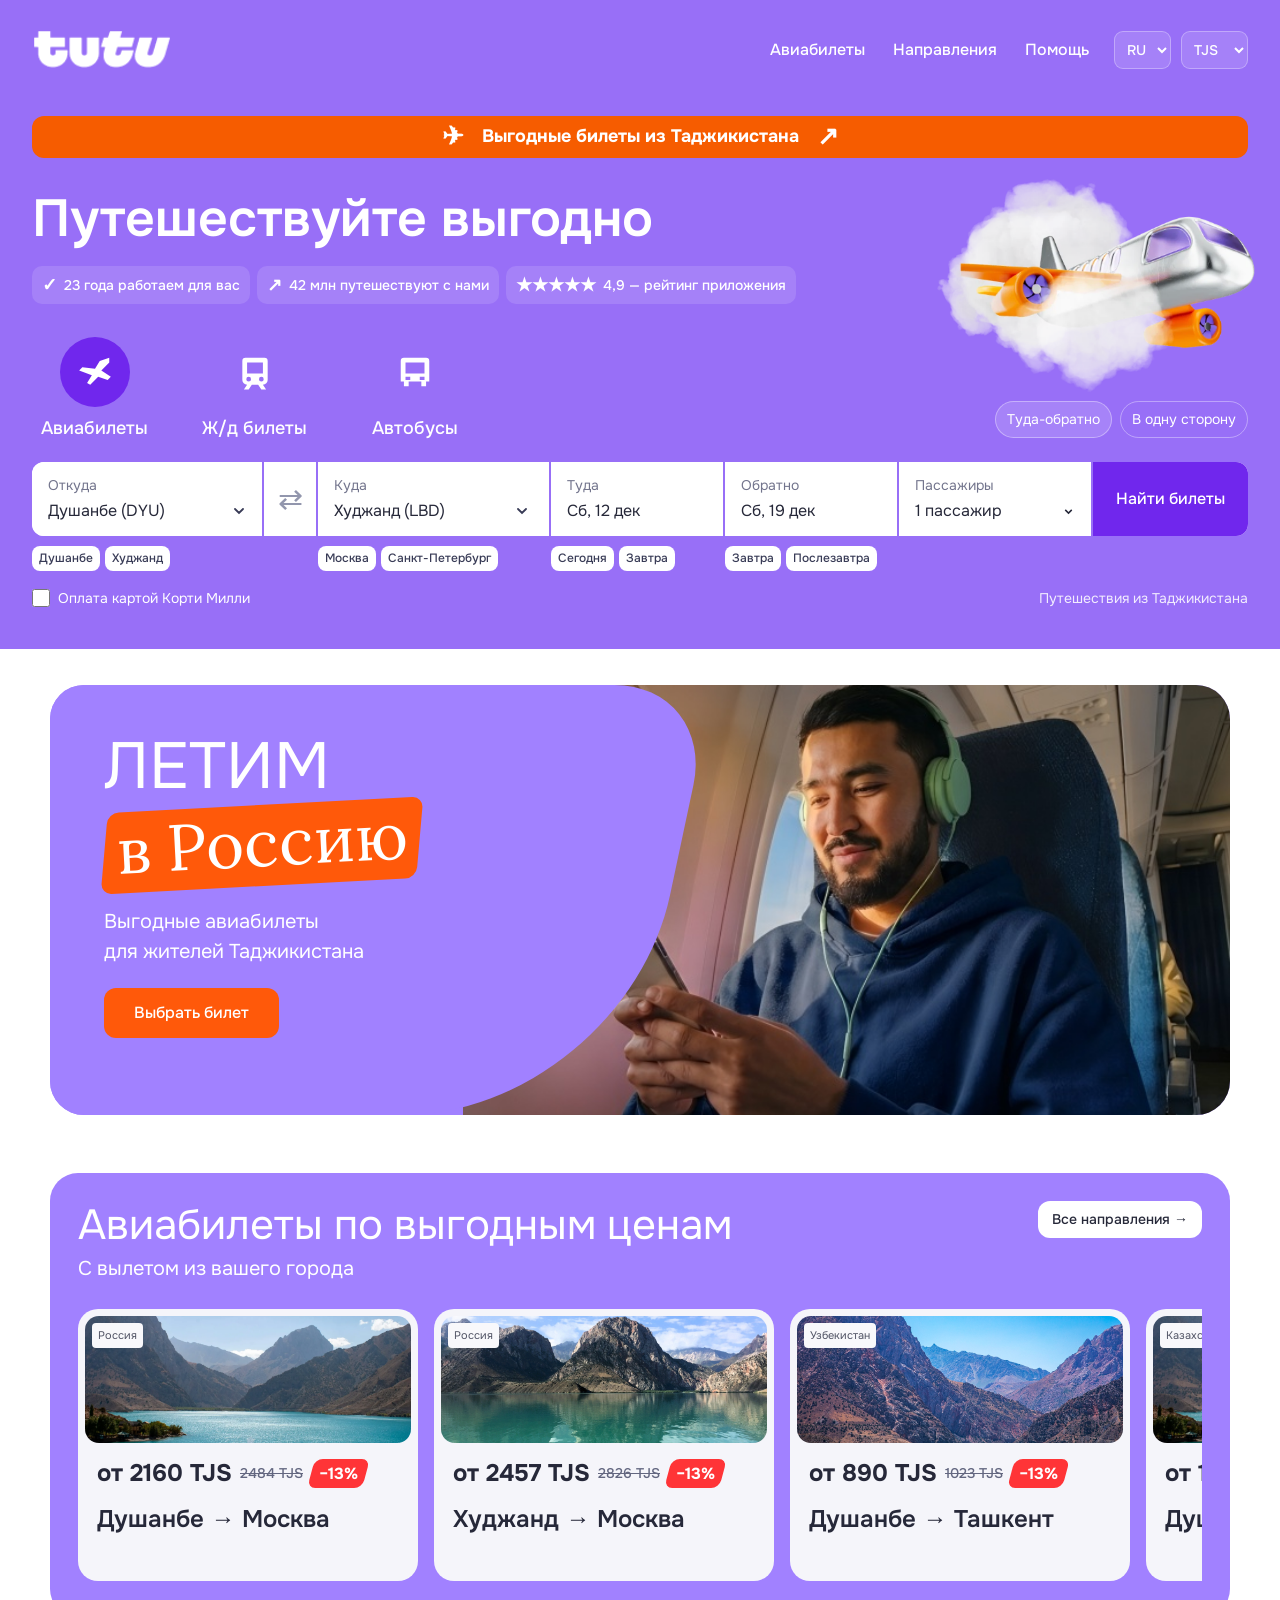
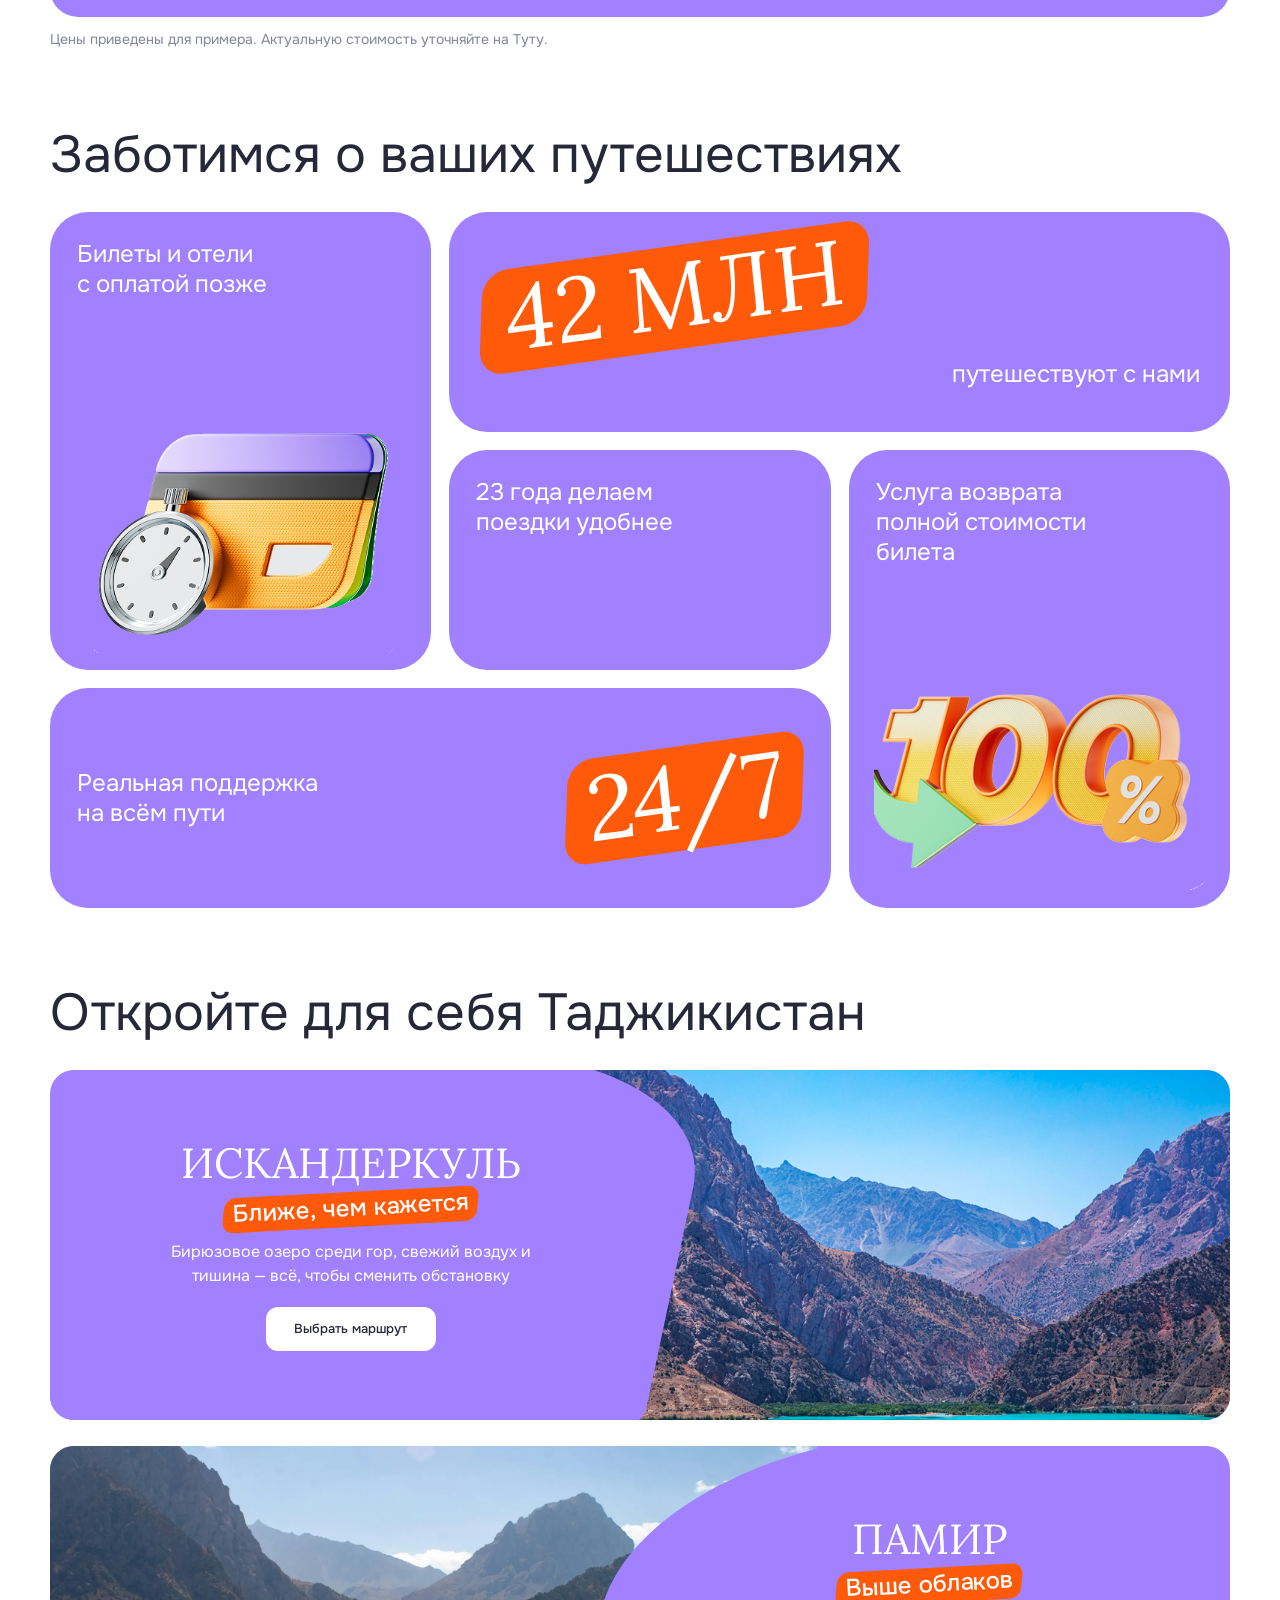
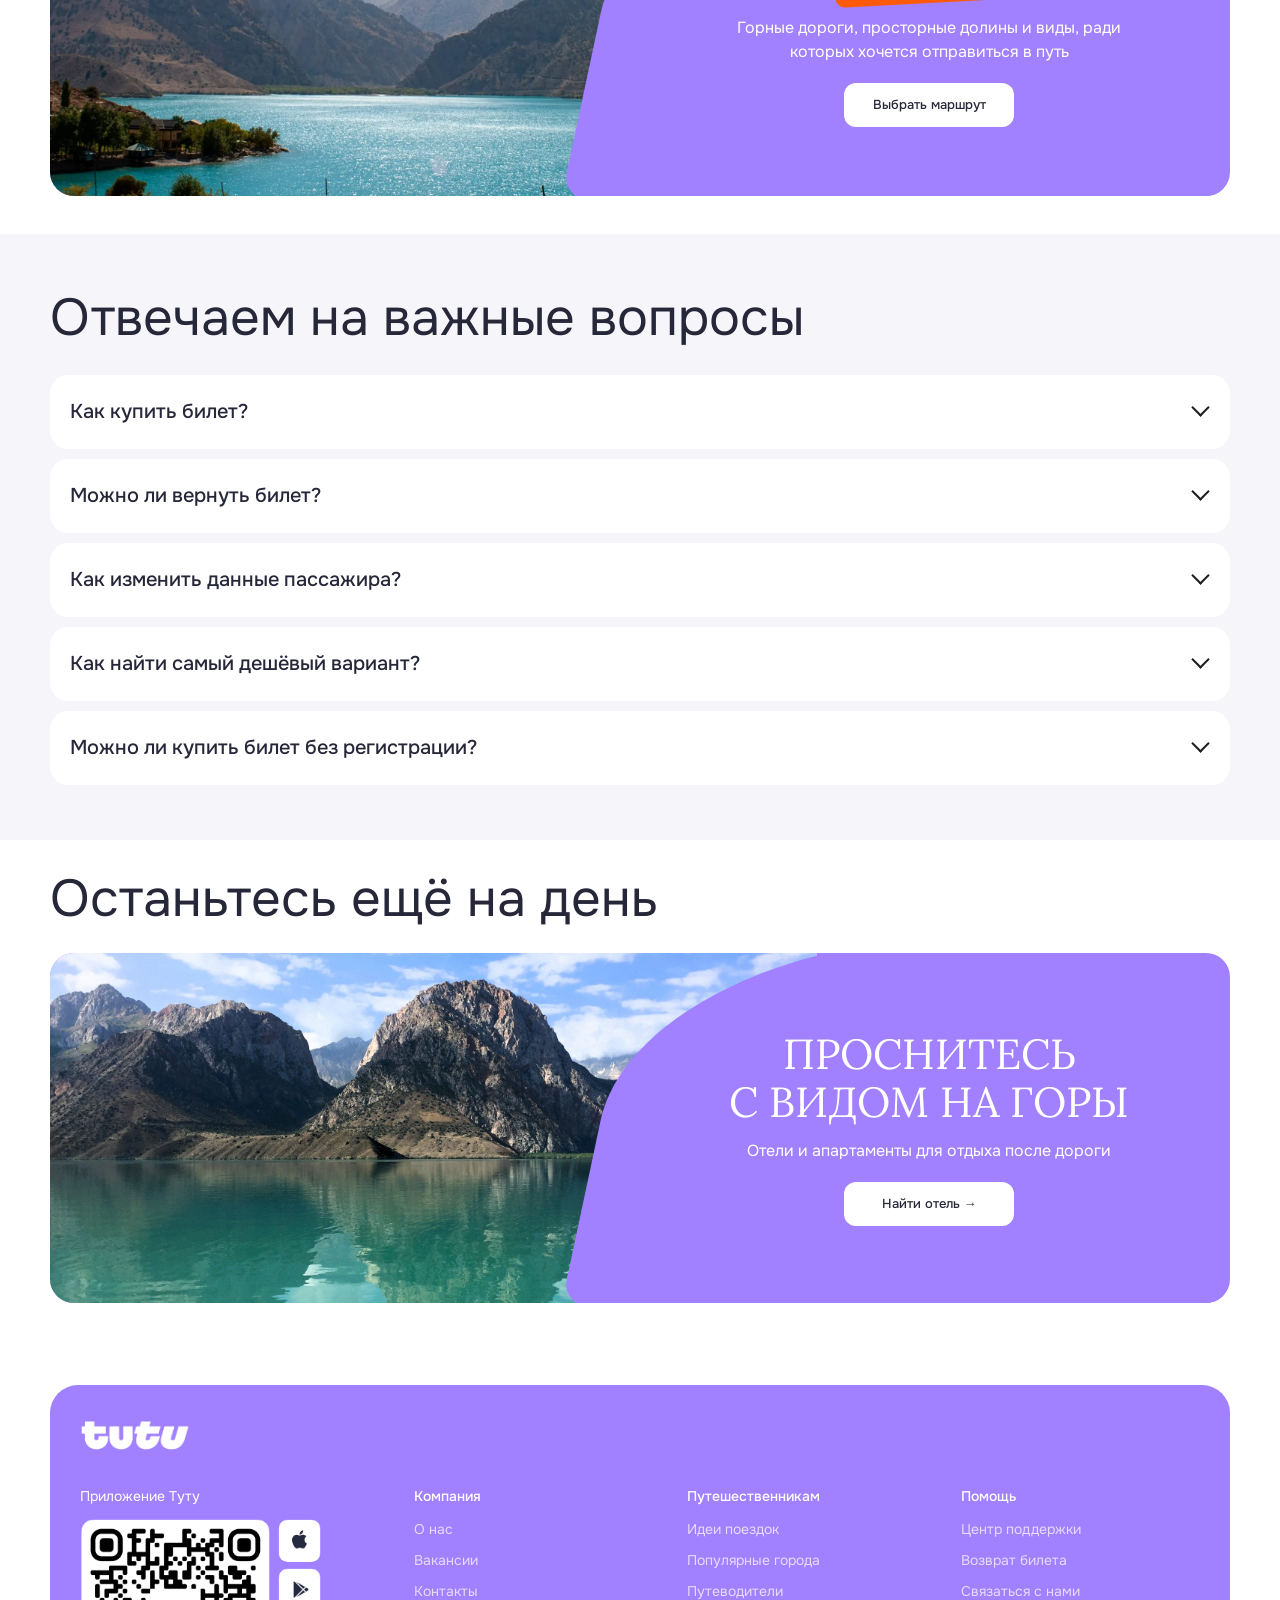
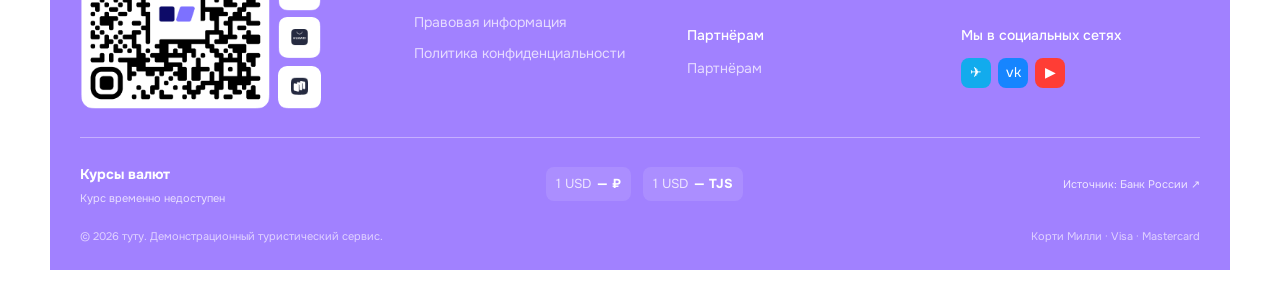
<file: index (1).html>
<!doctype html><html lang="ru"><head><meta charset="utf-8"><meta name="viewport" content="width=device-width,initial-scale=1"><title>туту — путешествия из Таджикистана</title><meta name="description" content="Авиабилеты, поезда и автобусы для путешественников из Таджикистана."><link rel="icon" href="assets/favicon.svg" type="image/svg+xml"><link rel="stylesheet" href="assets/fonts.css"><link rel="stylesheet" href="assets/style.css"><link rel="stylesheet" href="assets/typography.css"><link rel="stylesheet" href="assets/top.css"></head><body>
<!-- Yandex.Metrika counter -->
<script>
(function(m,e,t,r,i,k,a){
  m[i]=m[i]||function(){(m[i].a=m[i].a||[]).push(arguments)};
  m[i].l=1*new Date();
  k=e.createElement(t);a=e.getElementsByTagName(t)[0];k.async=1;k.src=r;
  a.parentNode.insertBefore(k,a);
})(window,document,"script","https://mc.yandex.ru/metrika/tag.js","ym");
ym(113326614,"init",{clickmap:true,trackLinks:true,accurateTrackBounce:true});
</script>
<noscript><div><img src="https://mc.yandex.ru/watch/113326614" style="position:absolute;left:-9999px" alt=""></div></noscript>
<!-- /Yandex.Metrika counter -->
<header class="header"><div class="wrap"><a class="brand" href="#" aria-label="Туту"><img class="brand-logo" src="assets/tutu-logo.png" alt="туту"></a><nav class="nav" id="nav"><a href="#search">Авиабилеты</a><a href="#directions">Направления</a><a href="#faq">Помощь</a></nav><div class="header-actions"><select class="select" id="lang" aria-label="Язык"><option value="ru">RU</option><option value="tj">TJ</option><option value="en">EN</option></select><select class="select" id="currency" aria-label="Валюта"><option value="TJS">TJS</option><option value="RUB">RUB</option><option value="USD">USD</option></select><button class="hamb" id="hamb" aria-label="Открыть меню">☰</button></div></div></header><main><section class="search-band"><div class="wrap"><a class="top-offer" href="https://www.tutu.ru/"><span aria-hidden="true">✈</span><span>Выгодные билеты из Таджикистана</span><span aria-hidden="true">↗</span></a><div class="search-intro"><h1>Путешествуйте выгодно</h1><div class="trust-badges"><span><b aria-hidden="true">✓</b><span>23 года работаем для вас</span></span><span><b aria-hidden="true">↗</b><span>42 млн путешествуют с нами</span></span><span><b aria-hidden="true">★★★★★</b><span>4,9 — рейтинг приложения</span></span></div><div class="top-plane" aria-hidden="true"></div></div><form class="search" id="search">
            <div class="search-top"><div class="tabs"><button type="button" class="tab active" data-mode="air"><span class="tab-icon"><svg viewBox="0 0 24 24" fill="currentColor" aria-hidden="true"><path d="m21 3-6 2-3 5-8-1-2 2 8 3-3 5 2 1 5-5 6 2 2-2-6-4 5-5Z"/></svg></span><span>Авиабилеты</span></button><button type="button" class="tab" data-mode="train"><span class="tab-icon"><svg viewBox="0 0 24 24" fill="currentColor" aria-hidden="true"><path d="M6 3h12a2 2 0 0 1 2 2v12a3 3 0 0 1-3 3l2 3h-3l-2-3h-4l-2 3H5l2-3a3 3 0 0 1-3-3V5a2 2 0 0 1 2-2Zm1 3v7h10V6H7Zm1 9a1.5 1.5 0 1 0 0 3 1.5 1.5 0 0 0 0-3Zm8 0a1.5 1.5 0 1 0 0 3 1.5 1.5 0 0 0 0-3Z"/></svg></span><span>Ж/д билеты</span></button><button type="button" class="tab" data-mode="bus"><span class="tab-icon"><svg viewBox="0 0 24 24" fill="currentColor" aria-hidden="true"><path d="M5 3h14a2 2 0 0 1 2 2v13h-2v3h-3v-3H8v3H5v-3H3V5a2 2 0 0 1 2-2Zm1 3v7h12V6H6Zm0 9v2h3v-2H6Zm9 0v2h3v-2h-3Z"/></svg></span><span>Автобусы</span></button></div><div class="trip-toggle"><button type="button" class="pill active" data-trip="return">Туда-обратно</button><button type="button" class="pill" data-trip="one">В одну сторону</button></div></div>
            <div class="search-grid">
              <div class="field field-origin"><label>Откуда</label><select id="from" aria-label="Откуда"></select></div><button type="button" class="swap" id="swap" aria-label="Поменять города">⇄</button>
              <div class="field"><label>Куда</label><select id="to" aria-label="Куда"></select></div>
              <div class="field"><label>Туда</label><button type="button" class="date-trigger" id="dateOut"></button></div>
              <div class="field" id="returnField"><label>Обратно</label><button type="button" class="date-trigger" id="dateBack"></button></div>
              <div class="field passenger-field"><label>Пассажиры</label><div class="passenger-picker" id="passengerPicker"><button class="passenger-trigger" id="passengerButton" type="button" aria-haspopup="dialog" aria-expanded="false"><span id="passengerSummary">1 пассажир</span><svg viewBox="0 0 16 16" aria-hidden="true"><path d="m4 6 4 4 4-4"></path></svg></button><div class="passenger-panel" role="dialog" aria-label="Количество пассажиров"><button class="passenger-close" id="passengerClose" type="button" aria-label="Закрыть">×</button><div class="passenger-row"><div class="passenger-copy"><b>Взрослые</b><small>от 12 лет</small></div><div class="passenger-stepper"><button class="step-btn" type="button" data-passenger="adult" data-delta="-1" aria-label="Уменьшить число взрослых">−</button><span class="passenger-count" id="adultCount">1</span><button class="step-btn" type="button" data-passenger="adult" data-delta="1" aria-label="Увеличить число взрослых">+</button></div></div><div class="passenger-row"><div class="passenger-copy"><b>Дети</b><small>до 12 лет</small></div><div class="passenger-stepper"><button class="step-btn" type="button" data-passenger="child" data-delta="-1" aria-label="Уменьшить число детей">−</button><span class="passenger-count" id="childCount">0</span><button class="step-btn" type="button" data-passenger="child" data-delta="1" aria-label="Увеличить число детей">+</button></div></div></div></div></div>
              <button type="submit" class="btn btn-primary search-btn" data-i="search">Найти билеты</button>
            </div><div class="quick-picks"><div class="city-picks"><button type="button" data-city-field="from" data-city="dushanbe">Душанбе</button><button type="button" data-city-field="from" data-city="khujand">Худжанд</button></div><div class="city-picks"><button type="button" data-city-field="to" data-city="moscow">Москва</button><button type="button" data-city-field="to" data-city="petersburg">Санкт-Петербург</button></div><div class="date-picks"><button type="button" data-date-field="dateOut" data-offset="0">Сегодня</button><button type="button" data-date-field="dateOut" data-offset="1">Завтра</button></div><div class="date-picks"><button type="button" data-date-field="dateBack" data-offset="1">Завтра</button><button type="button" data-date-field="dateBack" data-offset="2">Послезавтра</button></div></div><div class="search-options"><label class="payment-check"><input type="checkbox" id="kortiMilli">Оплата картой Корти Милли</label><span class="search-note">Путешествия из Таджикистана</span></div>
          </form></div></section><section class="hero"><div class="wrap"><div class="hero-card"><img class="hero-photo" src="assets/hero-flight.jpg" alt="Путешественник в самолёте"><div class="hero-shape" aria-hidden="true"></div><div class="hero-copy"><h2><span>ЛЕТИМ</span><span class="sticker"><span>в Россию</span></span></h2><p>Выгодные авиабилеты<br>для жителей Таджикистана</p><a class="btn btn-primary" href="https://www.tutu.ru/">Выбрать билет</a></div></div></div></section><section class="section"><div class="wrap"><div class="fare-widget"><div class="section-head"><div><h2>Авиабилеты по выгодным ценам</h2><p>С вылетом из вашего города</p></div><a class="btn btn-white btn-small" href="https://www.tutu.ru/">Все направления →</a></div><div class="fare-cards"><a class="fare-card" href="https://www.tutu.ru/"><div class="fare-image"><img src="assets/pamir.webp" alt="Горный пейзаж"><span class="country">Россия</span></div><div class="fare-copy"><div class="fare-price-row"><span class="price" data-tjs="2160">от 2160 TJS</span><span class="old price" data-tjs="2484">2484 TJS</span><span class="discount-badge" aria-label="−13%"><span>−13%</span></span></div><h3>Душанбе → Москва</h3></div></a><a class="fare-card" href="https://www.tutu.ru/"><div class="fare-image"><img src="assets/lake.jpg" alt="Горный пейзаж"><span class="country">Россия</span></div><div class="fare-copy"><div class="fare-price-row"><span class="price" data-tjs="2457">от 2457 TJS</span><span class="old price" data-tjs="2826">2826 TJS</span><span class="discount-badge" aria-label="−13%"><span>−13%</span></span></div><h3>Худжанд → Москва</h3></div></a><a class="fare-card" href="https://www.tutu.ru/"><div class="fare-image"><img src="assets/iskanderkul.jpg" alt="Горный пейзаж"><span class="country">Узбекистан</span></div><div class="fare-copy"><div class="fare-price-row"><span class="price" data-tjs="890">от 890 TJS</span><span class="old price" data-tjs="1023">1023 TJS</span><span class="discount-badge" aria-label="−13%"><span>−13%</span></span></div><h3>Душанбе → Ташкент</h3></div></a><a class="fare-card" href="https://www.tutu.ru/"><div class="fare-image"><img src="assets/pamir.webp" alt="Горный пейзаж"><span class="country">Казахстан</span></div><div class="fare-copy"><div class="fare-price-row"><span class="price" data-tjs="1240">от 1240 TJS</span><span class="old price" data-tjs="1426">1426 TJS</span><span class="discount-badge" aria-label="−13%"><span>−13%</span></span></div><h3>Душанбе → Алматы</h3></div></a><a class="fare-card" href="https://www.tutu.ru/"><div class="fare-image"><img src="assets/lake.jpg" alt="Горный пейзаж"><span class="country">Таджикистан</span></div><div class="fare-copy"><div class="fare-price-row"><span class="price" data-tjs="185">от 185 TJS</span><span class="old price" data-tjs="213">213 TJS</span><span class="discount-badge" aria-label="−13%"><span>−13%</span></span></div><h3>Душанбе → Худжанд</h3></div></a></div></div><p class="fare-disclaimer">Цены приведены для примера. Актуальную стоимость уточняйте на Туту.</p></div></section><section class="section"><div class="wrap"><div class="section-head"><h2>Заботимся о ваших путешествиях</h2></div><div class="bento"><article class="bento-card bento-pay"><p>Билеты и отели<br>с оплатой позже</p><img src="assets/pay-later.png" alt="Кошелёк и часы"></article><article class="bento-card bento-travel"><span class="sticker"><span>42 МЛН</span></span><p>путешествуют с нами</p></article><article class="bento-card bento-years"><p>23 года делаем<br>поездки удобнее</p></article><article class="bento-card bento-return"><p>Услуга возврата<br>полной стоимости<br>билета</p><img src="assets/refund.png" alt="100 процентов"></article><article class="bento-card bento-support"><p>Реальная поддержка<br>на всём пути</p><span class="sticker"><span>24/7</span></span></article></div></div></section><section class="section" id="directions"><div class="wrap"><div class="section-head"><h2>Откройте для себя Таджикистан</h2></div><div class="destinations"><article class="destination"><img class="destination-photo" src="assets/iskanderkul.jpg" alt="Озеро Искандеркуль"><div class="destination-shape" aria-hidden="true"></div><div class="destination-copy"><h3>ИСКАНДЕРКУЛЬ</h3><span class="sticker"><span>Ближе, чем кажется</span></span><p>Бирюзовое озеро среди гор, свежий воздух и тишина — всё, чтобы сменить обстановку</p><a class="btn btn-white" href="https://www.tutu.ru/">Выбрать маршрут</a></div></article><article class="destination"><img class="destination-photo" src="assets/pamir.webp" alt="Горы Памира"><div class="destination-shape" aria-hidden="true"></div><div class="destination-copy"><h3>ПАМИР</h3><span class="sticker"><span>Выше облаков</span></span><p>Горные дороги, просторные долины и виды, ради которых хочется отправиться в путь</p><a class="btn btn-white" href="https://www.tutu.ru/">Выбрать маршрут</a></div></article></div></div></section><section class="faq-area" id="faq"><div class="wrap faq"><h2>Отвечаем на важные вопросы</h2>
      <details><summary>Как купить билет?</summary><p>Выберите маршрут и даты, сравните варианты, заполните данные пассажиров и оплатите заказ. Электронный билет придёт на почту и будет доступен в профиле.</p></details>
      <details><summary>Можно ли вернуть билет?</summary><p>Да, если правила тарифа допускают возврат. Условия и сумма возврата будут показаны до подтверждения операции.</p></details>
      <details><summary>Как изменить данные пассажира?</summary><p>Возможность зависит от перевозчика. Напишите в поддержку — мы проверим правила и подскажем доступный вариант.</p></details>
      <details><summary>Как найти самый дешёвый вариант?</summary><p>Сравните соседние даты и включите сортировку по цене. Иногда вылет на день раньше заметно выгоднее.</p></details>
      <details><summary>Можно ли купить билет без регистрации?</summary><p>Да. Достаточно указать контактную почту и телефон. Профиль можно создать позже, чтобы хранить все заказы вместе.</p></details>
    </div></section><section class="hotel-area"><div class="wrap"><h2>Останьтесь ещё на день</h2><article class="destination"><img class="destination-photo" src="assets/lake.jpg" alt="Озеро и горы"><div class="destination-shape" aria-hidden="true"></div><div class="destination-copy"><h3>ПРОСНИТЕСЬ<br>С ВИДОМ НА ГОРЫ</h3><p>Отели и апартаменты для отдыха после дороги</p><a class="btn btn-white" href="https://hotel.tutu.ru/">Найти отель →</a></div></article></div></section></main><footer class="footer"><div class="wrap"><div class="footer-panel"><a class="brand" href="#" aria-label="Туту"><img class="brand-logo" src="assets/tutu-logo.png" alt="туту"></a><div class="footer-grid"><div class="footer-app"><p class="app-title">Приложение Туту</p><div class="footer-app-box"><img class="app-qr" src="assets/app-qr.png" alt="QR-код приложения Туту"><div class="app-links"><a href="https://www.tutu.ru/" aria-label="App Store"><img src="assets/store-apple.png" alt="App Store"></a><a href="https://www.tutu.ru/" aria-label="Google Play"><img src="assets/store-google.png" alt="Google Play"></a><a href="https://www.tutu.ru/" aria-label="AppGallery"><img src="assets/store-huawei.png" alt="AppGallery"></a><a href="https://www.tutu.ru/" aria-label="RuStore"><img src="assets/store-rustore.png" alt="RuStore"></a></div></div></div><div class="footer-col"><h4>Компания</h4><a href="https://www.tutu.ru/">О нас</a><a href="https://www.tutu.ru/">Вакансии</a><a href="https://www.tutu.ru/">Контакты</a><a href="https://www.tutu.ru/">Правовая информация</a><a href="https://www.tutu.ru/">Политика конфиденциальности</a></div><div class="footer-col"><h4>Путешественникам</h4><a href="https://www.tutu.ru/">Идеи поездок</a><a href="#directions">Популярные города</a><a href="https://www.tutu.ru/">Путеводители</a><h4 style="margin-top:23px">Партнёрам</h4><a href="https://www.tutu.ru/">Партнёрам</a></div><div class="footer-col"><h4>Помощь</h4><a href="#faq">Центр поддержки</a><a href="#faq">Возврат билета</a><a href="#faq">Связаться с нами</a><h4 style="margin-top:23px">Мы в социальных сетях</h4><div class="socials"><a href="https://www.tutu.ru/" aria-label="Telegram">✈</a><a href="https://www.tutu.ru/" aria-label="ВКонтакте">vk</a><a href="https://www.tutu.ru/" aria-label="YouTube">▶</a></div></div></div><div class="footer-rates"><div class="footer-rates-head"><b>Курсы валют</b><small id="ratesDate" data-dynamic aria-live="polite">Загружаем актуальный курс…</small></div><div class="footer-rate-list"><div class="footer-rate-item"><span>1 USD</span><strong id="usdRubRate" data-dynamic>— ₽</strong></div><div class="footer-rate-item"><span>1 USD</span><strong id="usdTjsRate" data-dynamic>— TJS</strong></div><div class="footer-rate-item" hidden><span>1 TJS</span><strong id="tjsRubRate" data-dynamic>— ₽</strong></div></div><a class="footer-rates-source" href="https://www.cbr.ru/currency_base/daily/" target="_blank" rel="noopener">Источник: Банк России ↗</a></div><div class="footer-bottom"><span>© 2026 туту. Демонстрационный туристический сервис.</span><span>Корти Милли · Visa · Mastercard</span></div></div></div></footer><div class="calendar-overlay" id="calendarOverlay" aria-hidden="true"><div class="calendar" role="dialog" aria-modal="true" aria-label="Выбор даты"><div class="calendar-head"><button type="button" class="cal-nav" id="prevMonth" aria-label="Предыдущий месяц">‹</button><div class="month-title" id="monthTitle"></div><button type="button" class="cal-nav" id="nextMonth" aria-label="Следующий месяц">›</button></div><div class="weekdays" id="weekdays"></div><div class="calendar-grid" id="calendarGrid"></div><p class="calendar-hint" id="calendarHint">Выберите дату поездки</p></div></div>
  <div class="toast" id="toast">Ищем лучшие варианты…</div><script src="assets/tutu-links.js"></script><script>
    const q=(s,c=document)=>c.querySelector(s),qa=(s,c=document)=>[...c.querySelectorAll(s)];
    const today=new Date();today.setHours(0,0,0,0);const add=n=>{const d=new Date(today);d.setDate(d.getDate()+n);return toISO(d)};q('#dateOut').dataset.date=add(7);q('#dateBack').dataset.date=add(14);
    qa('.tab').forEach(b=>b.onclick=()=>{qa('.tab').forEach(x=>x.classList.remove('active'));b.classList.add('active');q('#from').setCustomValidity('');populateCities()});
    qa('.pill').forEach(b=>b.onclick=()=>{qa('.pill').forEach(x=>x.classList.remove('active'));b.classList.add('active');q('#returnField').style.display=b.dataset.trip==='one'?'none':'block'});
    q('#swap').onclick=()=>{const a=q('#from'),b=q('#to'),v=a.value;a.value=b.value;b.value=v;q('#from').setCustomValidity('')};
    q('#search').onsubmit=e=>{e.preventDefault();q('#from').setCustomValidity('');try{const url=TutuLinks.buildSearchUrl({mode:q('.tab.active').dataset.mode,from:q('#from').value,to:q('#to').value,dateOut:q('#dateOut').dataset.date,dateBack:q('#dateBack').dataset.date,roundTrip:q('.pill.active').dataset.trip==='return',adults,children});window.location.assign(url)}catch(error){const lang=q('#lang').value;const messages={ru:'Выберите разные города отправления и прибытия',tj:'Шаҳрҳои гуногуни рафтан ва расиданро интихоб кунед',en:'Choose different departure and arrival cities'};q('#from').setCustomValidity(messages[lang]);q('#from').reportValidity()}};
    q('#from').addEventListener('change',()=>q('#from').setCustomValidity(''));q('#to').addEventListener('change',()=>q('#from').setCustomValidity(''));
    q('#hamb').onclick=()=>{q('#nav').classList.toggle('open');document.body.classList.toggle('menu-open')};qa('#nav a').forEach(a=>a.onclick=()=>{q('#nav').classList.remove('open');document.body.classList.remove('menu-open')});
    const rates={TJS:1,RUB:8.2,USD:.091},symbols={TJS:'TJS',RUB:'₽',USD:'$'};let officialRates=null;
    const translations={
      tj:{
        'Ж/д билеты':'Чиптаҳои қатора','Авиа':'Ҳавопаймо','Отели':'Меҳмонхонаҳо','Туры':'Саёҳатҳо','Автобусы':'Автобусҳо','Автобус':'Автобус','Помощь':'Кӯмак','◉ Войти':'◉ Ворид шудан',
        'Путешествия из Таджикистана':'Сафарҳо аз Тоҷикистон','Путешествовать проще':'Сафар осонтар аст','Билеты, отели и всё необходимое для поездки — в одном месте':'Чиптаҳо, меҳмонхонаҳо ва ҳама чизи зарурӣ барои сафар — дар як ҷо',
        '✓ Без скрытых комиссий':'✓ Бе комиссияҳои пинҳонӣ','✓ Поддержка 24/7':'✓ Дастгирии 24/7','✓ Оплата картами Корти Милли':'✓ Пардохт бо кортҳои Корти Миллӣ','Ж/д':'Қатора','Туда-обратно':'Рафту баргашт','В одну сторону':'Як тараф',
        'Откуда':'Аз куҷо','Куда':'Ба куҷо','Туда':'Рафтан','Обратно':'Бозгашт','Пассажиры':'Мусофирон','1 пассажир':'1 мусофир','2 пассажира':'2 мусофир','3 пассажира':'3 мусофир','4 пассажира':'4 мусофир','Найти билеты →':'Ҷустуҷӯи чиптаҳо →',
        'В путь':'Ба роҳ','Популярные направления':'Самтҳои машҳур','Маршруты, которые чаще всего выбирают путешественники из Таджикистана.':'Самтҳое, ки сайёҳон аз Тоҷикистон бештар интихоб мекунанд.','Посмотреть билеты →':'Дидани чиптаҳо →',
        'Душанбе → Худжанд':'Душанбе → Хуҷанд','Душанбе → Ташкент':'Душанбе → Тошканд','Душанбе → Алматы':'Душанбе → Алмаато','Худжанд → Душанбе':'Хуҷанд → Душанбе','Душанбе → Москва':'Душанбе → Москва','Душанбе → Самарканд':'Душанбе → Самарқанд',
        '5 ч 20 мин':'5 соат 20 дақ','1 ч':'1 соат','1 ч 40 мин':'1 соат 40 дақ','5 ч 30 мин':'5 соат 30 дақ','4 ч 30 мин':'4 соат 30 дақ','6 ч 40 мин':'6 соат 40 дақ',
        'Один сервис':'Як хизматрасонӣ','Всё для путешествия':'Ҳама чиз барои сафар','Соберите поездку полностью — от первого билета до заселения.':'Сафарро пурра тартиб диҳед — аз чиптаи аввал то ҷойгиршавӣ.',
        'Поезда по Центральной Азии и СНГ':'Қатораҳо дар Осиёи Марказӣ ва ИДМ','Авиабилеты':'Чиптаҳои ҳавопаймо','Сравнение рейсов 500+ авиакомпаний':'Муқоисаи парвозҳои 500+ ширкати ҳавопаймоӣ','Проверенные варианты без переплат':'Вариантҳои санҷидашуда бе пардохти изофӣ','Готовые маршруты и яркие впечатления':'Самтҳои омода ва таассуроти дурахшон',
        'С нами спокойно':'Бо мо ором аст','Почему путешественники выбирают нас':'Чаро сайёҳон моро интихоб мекунанд','Большой выбор вариантов':'Интихоби зиёди вариантҳо','Собираем предложения перевозчиков и отелей в одном поиске.':'Пешниҳодҳои нақлиёт ва меҳмонхонаҳоро дар як ҷустуҷӯ ҷамъ мекунем.','Удобное сравнение цен':'Муқоисаи осони нархҳо','Фильтры помогают быстро найти баланс цены и комфорта.':'Филтрҳо барои зуд ёфтани тавозуни нарх ва бароҳатӣ кумак мекунанд.','Быстрая покупка онлайн':'Хариди зуд онлайн','Понятное оформление и знакомые способы оплаты.':'Расмиёти равшан ва роҳҳои маъмули пардохт.','Поддержка в поездке':'Дастгирӣ дар сафар','Поможем с билетом до отправления и после покупки.':'Пеш аз сафар ва баъд аз харид бо чипта кумак мекунем.',
        'Успейте забронировать':'Барои фармоиш шитобед','Выгодные предложения':'Пешниҳодҳои муфид','Цены действительны на момент публикации и могут измениться.':'Нархҳо ҳангоми нашр амал мекунанд ва метавонанд тағйир ёбанд.','Выходные на Искандеркуле':'Рӯзҳои истироҳат дар Искандаркӯл','2 дня · с трансфером':'2 рӯз · бо трансфер','Памирский тракт':'Шоҳроҳи Помир','7 дней · мини-группа':'7 рӯз · гурӯҳи хурд','Прямой рейс':'Парвози мустақим','Посмотреть':'Дидан',
        'Всё под рукой':'Ҳама чиз дастрас аст','От идеи до поездки — несколько минут':'Аз фикр то сафар — чанд дақиқа','Найдите подходящий маршрут, сравните варианты и оформите всё онлайн.':'Самти мувофиқро ёбед, вариантҳоро муқоиса кунед ва ҳама чизро онлайн фармоиш диҳед.','Начать поиск →':'Оғози ҷустуҷӯ →',
        'Отзывы':'Назарҳо','Говорят наши путешественники':'Сайёҳони мо мегӯянд','«Нашла удобный рейс в Алматы и сразу оплатила в сомони. Всё понятно, билет пришёл моментально.»':'«Парвози муносиб ба Алмааторо ёфтам ва фавран бо сомонӣ пардохт кардам. Ҳама чиз равшан буд, чипта зуд омад.»','«Сравнил несколько автобусных рейсов до Ташкента. Поддержка быстро ответила на вопрос о багаже.»':'«Якчанд хатсайри автобусро то Тошканд муқоиса кардам. Дастгирӣ ба саволи бағоҷ зуд ҷавоб дод.»','«Бронировали семейную поездку на Искандеркуль. Маршрут, отель и трансфер были в одном заказе.»':'«Сафари оилавиро ба Искандаркӯл фармоиш додем. Самт, меҳмонхона ва трансфер дар як фармоиш буданд.»',
        'Худжанд':'Хуҷанд','Бохтар':'Бохтар','Частые вопросы':'Саволҳои маъмул','Как купить билет?':'Чӣ тавр чипта харидан мумкин?','Выберите маршрут и даты, сравните варианты, заполните данные пассажиров и оплатите заказ. Электронный билет придёт на почту и будет доступен в профиле.':'Самт ва санаҳоро интихоб кунед, вариантҳоро муқоиса намоед, маълумоти мусофиронро ворид ва фармоишро пардохт кунед. Чиптаи электронӣ ба почта меояд ва дар профил дастрас мешавад.','Можно ли вернуть билет?':'Оё чиптаро баргардонидан мумкин?','Да, если правила тарифа допускают возврат. Условия и сумма возврата будут показаны до подтверждения операции.':'Бале, агар қоидаҳои тарофа иҷозат диҳанд. Шартҳо ва маблағи бозгашт пеш аз тасдиқ нишон дода мешаванд.','Как изменить данные пассажира?':'Маълумоти мусофирро чӣ тавр тағйир додан мумкин?','Возможность зависит от перевозчика. Напишите в поддержку — мы проверим правила и подскажем доступный вариант.':'Имконият аз интиқолдиҳанда вобаста аст. Ба дастгирӣ нависед — мо қоидаҳоро месанҷем ва роҳро мефаҳмонем.','Как найти самый дешёвый вариант?':'Варианти арзонтаринро чӣ тавр ёфтан мумкин?','Сравните соседние даты и включите сортировку по цене. Иногда вылет на день раньше заметно выгоднее.':'Санаҳои наздикро муқоиса ва тартибдиҳиро аз рӯи нарх фаъол кунед. Баъзан парвоз як рӯз пештар арзонтар аст.','Можно ли купить билет без регистрации?':'Оё бе сабтином чипта харидан мумкин?','Да. Достаточно указать контактную почту и телефон. Профиль можно создать позже, чтобы хранить все заказы вместе.':'Бале. Почта ва телефонро нишон додан кофист. Профилро дертар сохтан мумкин аст.',
        'Куда отправимся?':'Ба куҷо меравем?','Найдите билеты и спланируйте следующую поездку прямо сейчас.':'Ҳозир чипта ёбед ва сафари навбатиро ба нақша гиред.','Путешествия начинаются с простого поиска.':'Сафар аз ҷустуҷӯи оддӣ оғоз мешавад.','Путешествия':'Сафарҳо','Идеи поездок':'Ғояҳои сафар','Популярные города':'Шаҳрҳои машҳур','Путеводители':'Роҳнамоҳо','Билеты':'Чиптаҳо','В Таджикистане':'Дар Тоҷикистон','За рубежом':'Дар хориҷ','Подборки':'Маҷмӯаҳо','Центр поддержки':'Маркази дастгирӣ','Возврат билета':'Бозгашти чипта','Связаться с нами':'Тамос бо мо','О компании':'Дар бораи ширкат','О туту':'Дар бораи туту','Вакансии':'Ҷойҳои корӣ','Партнёрам':'Ба шарикон','© 2026 туту. Демонстрационный туристический сервис.':'© 2026 туту. Хизматрасонии намоишии сайёҳӣ.','Корти Милли · Visa · Mastercard   ·   Соглашение · Конфиденциальность':'Корти Миллӣ · Visa · Mastercard · Созишнома · Махфият','Ищем лучшие варианты…':'Вариантҳои беҳтаринро меҷӯем…'
      },
      en:{
        'Ж/д билеты':'Train tickets','Авиа':'Flights','Отели':'Hotels','Туры':'Tours','Автобусы':'Buses','Автобус':'Bus','Помощь':'Help','◉ Войти':'◉ Sign in',
        'Путешествия из Таджикистана':'Travel from Tajikistan','Путешествовать проще':'Travel made simpler','Билеты, отели и всё необходимое для поездки — в одном месте':'Tickets, hotels and everything you need for a trip — all in one place',
        '✓ Без скрытых комиссий':'✓ No hidden fees','✓ Поддержка 24/7':'✓ 24/7 support','✓ Оплата картами Корти Милли':'✓ Pay with Korti Milli','Ж/д':'Train','Туда-обратно':'Round trip','В одну сторону':'One way',
        'Откуда':'From','Куда':'To','Туда':'Departure','Обратно':'Return','Пассажиры':'Passengers','1 пассажир':'1 passenger','2 пассажира':'2 passengers','3 пассажира':'3 passengers','4 пассажира':'4 passengers','Найти билеты →':'Find tickets →',
        'В путь':'Let’s go','Популярные направления':'Popular destinations','Маршруты, которые чаще всего выбирают путешественники из Таджикистана.':'Routes most often chosen by travelers from Tajikistan.','Посмотреть билеты →':'View tickets →',
        'Душанбе → Худжанд':'Dushanbe → Khujand','Душанбе → Ташкент':'Dushanbe → Tashkent','Душанбе → Алматы':'Dushanbe → Almaty','Худжанд → Душанбе':'Khujand → Dushanbe','Душанбе → Москва':'Dushanbe → Moscow','Душанбе → Самарканд':'Dushanbe → Samarkand',
        '5 ч 20 мин':'5 hr 20 min','1 ч':'1 hr','1 ч 40 мин':'1 hr 40 min','5 ч 30 мин':'5 hr 30 min','4 ч 30 мин':'4 hr 30 min','6 ч 40 мин':'6 hr 40 min',
        'Один сервис':'One service','Всё для путешествия':'Everything for your trip','Соберите поездку полностью — от первого билета до заселения.':'Plan your whole trip — from the first ticket to check-in.',
        'Поезда по Центральной Азии и СНГ':'Trains across Central Asia and the CIS','Авиабилеты':'Flight tickets','Сравнение рейсов 500+ авиакомпаний':'Compare flights from 500+ airlines','Проверенные варианты без переплат':'Verified stays without overpaying','Готовые маршруты и яркие впечатления':'Ready-made itineraries and vivid experiences',
        'С нами спокойно':'Travel with confidence','Почему путешественники выбирают нас':'Why travelers choose us','Большой выбор вариантов':'A wide range of options','Собираем предложения перевозчиков и отелей в одном поиске.':'We bring transport and hotel offers into one search.','Удобное сравнение цен':'Easy price comparison','Фильтры помогают быстро найти баланс цены и комфорта.':'Filters help you quickly balance price and comfort.','Быстрая покупка онлайн':'Quick online booking','Понятное оформление и знакомые способы оплаты.':'Simple checkout and familiar payment methods.','Поддержка в поездке':'Support throughout your trip','Поможем с билетом до отправления и после покупки.':'We help with your ticket before departure and after purchase.',
        'Успейте забронировать':'Book while it lasts','Выгодные предложения':'Special offers','Цены действительны на момент публикации и могут измениться.':'Prices are valid when published and may change.','Выходные на Искандеркуле':'Weekend at Iskanderkul','2 дня · с трансфером':'2 days · transfer included','Памирский тракт':'Pamir Highway','7 дней · мини-группа':'7 days · small group','Прямой рейс':'Direct flight','Посмотреть':'View',
        'Всё под рукой':'Everything at hand','От идеи до поездки — несколько минут':'From idea to journey in minutes','Найдите подходящий маршрут, сравните варианты и оформите всё онлайн.':'Find the right route, compare options and book everything online.','Начать поиск →':'Start searching →',
        'Отзывы':'Reviews','Говорят наши путешественники':'What our travelers say','«Нашла удобный рейс в Алматы и сразу оплатила в сомони. Всё понятно, билет пришёл моментально.»':'“I found a convenient flight to Almaty and paid in somoni. Everything was clear and the ticket arrived instantly.”','«Сравнил несколько автобусных рейсов до Ташкента. Поддержка быстро ответила на вопрос о багаже.»':'“I compared several buses to Tashkent. Support quickly answered my baggage question.”','«Бронировали семейную поездку на Искандеркуль. Маршрут, отель и трансфер были в одном заказе.»':'“We booked a family trip to Iskanderkul. The itinerary, hotel and transfer were all in one order.”',
        'Манижа Саидова':'Manizha Saidova','Фаррух Рахмонов':'Farrukh Rakhmonov','Зарина Назирова':'Zarina Nazirova','Душанбе':'Dushanbe','Худжанд':'Khujand','Бохтар':'Bokhtar','Частые вопросы':'Frequently asked questions','Как купить билет?':'How do I buy a ticket?','Выберите маршрут и даты, сравните варианты, заполните данные пассажиров и оплатите заказ. Электронный билет придёт на почту и будет доступен в профиле.':'Choose a route and dates, compare options, enter passenger details and pay. Your e-ticket will arrive by email and appear in your profile.','Можно ли вернуть билет?':'Can I refund a ticket?','Да, если правила тарифа допускают возврат. Условия и сумма возврата будут показаны до подтверждения операции.':'Yes, if the fare rules allow it. The refund terms and amount will be shown before confirmation.','Как изменить данные пассажира?':'How do I change passenger details?','Возможность зависит от перевозчика. Напишите в поддержку — мы проверим правила и подскажем доступный вариант.':'It depends on the carrier. Contact support and we will check the rules and explain your options.','Как найти самый дешёвый вариант?':'How do I find the cheapest option?','Сравните соседние даты и включите сортировку по цене. Иногда вылет на день раньше заметно выгоднее.':'Compare nearby dates and sort by price. Departing a day earlier can sometimes be much cheaper.','Можно ли купить билет без регистрации?':'Can I buy without registering?','Да. Достаточно указать контактную почту и телефон. Профиль можно создать позже, чтобы хранить все заказы вместе.':'Yes. Just provide an email and phone number. You can create a profile later to keep all bookings together.',
        'Куда отправимся?':'Where to next?','Найдите билеты и спланируйте следующую поездку прямо сейчас.':'Find tickets and plan your next trip right now.','Путешествия начинаются с простого поиска.':'Every journey begins with a simple search.','Путешествия':'Travel','Идеи поездок':'Trip ideas','Популярные города':'Popular cities','Путеводители':'Travel guides','Билеты':'Tickets','В Таджикистане':'In Tajikistan','За рубежом':'Abroad','Подборки':'Collections','Центр поддержки':'Help center','Возврат билета':'Ticket refunds','Связаться с нами':'Contact us','О компании':'Company','О туту':'About туту','Вакансии':'Careers','Партнёрам':'For partners','© 2026 туту. Демонстрационный туристический сервис.':'© 2026 туту. Demo travel service.','Корти Милли · Visa · Mastercard   ·   Соглашение · Конфиденциальность':'Korti Milli · Visa · Mastercard · Terms · Privacy','Ищем лучшие варианты…':'Finding the best options…'
      }
    };
    Object.assign(translations.tj,{
      'Взрослые':'Калонсолон','от 12 лет':'аз 12-сола','Дети':'Кӯдакон','до 12 лет':'то 12-сола','Жильё для поездки':'Ҷойи истиқомат барои сафар','Отели и апартаменты':'Меҳмонхонаҳо ва манзилҳо','Найдите удобный вариант проживания рядом с маршрутом вашей поездки.':'Дар наздикии масири сафар ҷойи мувофиқро ёбед.','Найти отель →':'Ҷустуҷӯи меҳмонхона →',
      'Войти':'Ворид шудан','Вход в личный кабинет':'Воридшавӣ ба кабинети шахсӣ','Управляйте заказами и сохраняйте данные пассажиров.':'Фармоишҳоро идора кунед ва маълумоти мусофиронро нигоҳ доред.','Телефон или электронная почта':'Телефон ё почтаи электронӣ','Пароль':'Рамз','Запомнить меня':'Маро дар хотир нигоҳ доред','Забыли пароль?':'Рамзро фаромӯш кардед?','Личный кабинет будет доступен после подключения авторизации.':'Кабинети шахсӣ пас аз пайваст кардани авторизатсия дастрас мешавад.','Нет аккаунта?':'Ҳисоб надоред?','Зарегистрироваться':'Сабтином шудан',
      'Курсы валют':'Қурби асъор','Источник: Банк России ↗':'Манбаъ: Бонки Русия ↗',
      'Авиа, поезда и автобусы — все билеты в одном месте':'Ҳавопаймо, қатора ва автобус — ҳамаи чиптаҳо дар як ҷо',
      'Билеты на любой транспорт':'Чиптаҳо барои ҳар навъи нақлиёт',
      'Сравните рейсы и выберите удобный способ добраться до места.':'Рейсҳоро муқоиса кунед ва роҳи қулайи расиданро интихоб намоед.',
      'Собираем предложения разных перевозчиков в одном поиске.':'Пешниҳодҳои интиқолдиҳандагони гуногунро дар як ҷустуҷӯ ҷамъ мекунем.',
      'Худжанд → Москва':'Хуҷанд → Москва',
      'Автобус · прямой рейс':'Автобус · рейси мустақим',
      'Авиа · с багажом':'Ҳавопаймо · бо бағоҷ',
      'Авиа · прямой рейс':'Ҳавопаймо · рейси мустақим',
      '«Покупали билеты всей семье до Алматы. Быстро сравнили рейсы и выбрали удобное время вылета.»':'«Барои тамоми оила то Алмаато чипта харидем. Рейсҳоро зуд муқоиса карда, вақти қулайи парвозро интихоб намудем.»'
    });
    Object.assign(translations.en,{
      'Взрослые':'Adults','от 12 лет':'12 years and older','Дети':'Children','до 12 лет':'Under 12','Жильё для поездки':'A place to stay','Отели и апартаменты':'Hotels and apartments','Найдите удобный вариант проживания рядом с маршрутом вашей поездки.':'Find a convenient place to stay near your travel route.','Найти отель →':'Find a hotel →',
      'Войти':'Sign in','Вход в личный кабинет':'Sign in to your account','Управляйте заказами и сохраняйте данные пассажиров.':'Manage bookings and save passenger details.','Телефон или электронная почта':'Phone number or email','Пароль':'Password','Запомнить меня':'Remember me','Забыли пароль?':'Forgot password?','Личный кабинет будет доступен после подключения авторизации.':'Your account will be available after authentication is connected.','Нет аккаунта?':'No account?','Зарегистрироваться':'Create account',
      'Курсы валют':'Exchange rates','Источник: Банк России ↗':'Source: Bank of Russia ↗',
      'Авиа, поезда и автобусы — все билеты в одном месте':'Flights, trains and buses — all tickets in one place',
      'Билеты на любой транспорт':'Tickets for every way to travel',
      'Сравните рейсы и выберите удобный способ добраться до места.':'Compare services and choose the most convenient way to get there.',
      'Собираем предложения разных перевозчиков в одном поиске.':'We bring offers from different carriers into one search.',
      'Худжанд → Москва':'Khujand → Moscow',
      'Автобус · прямой рейс':'Bus · direct service',
      'Авиа · с багажом':'Flight · baggage included',
      'Авиа · прямой рейс':'Flight · direct',
      '«Покупали билеты всей семье до Алматы. Быстро сравнили рейсы и выбрали удобное время вылета.»':'“We bought tickets to Almaty for the whole family, quickly compared flights and chose a convenient departure time.”'
    });
Object.assign(translations.tj,{"Направления": "Самтҳо", "Найти билеты": "Ҷустуҷӯи чиптаҳо", "Оплата картой Корти Милли": "Пардохт бо корти Корти Миллӣ", "ЛЕТИМ": "ПАРВОЗ МЕКУНЕМ", "в Россию": "ба Русия", "Выгодные авиабилеты": "Чиптаҳои арзони ҳавопаймо", "для жителей Таджикистана": "барои сокинони Тоҷикистон", "Выбрать билет": "Интихоби чипта", "Авиабилеты по выгодным ценам": "Чиптаҳои ҳавопаймо бо нархи хуб", "С вылетом из вашего города": "Бо парвоз аз шаҳри шумо", "Все направления →": "Ҳамаи самтҳо →", "Цены приведены для примера. Актуальную стоимость уточняйте на Туту.": "Нархҳо барои намуна оварда шудаанд. Нархи ҷориро дар Туту санҷед.", "Россия": "Русия", "Узбекистан": "Ӯзбекистон", "Казахстан": "Қазоқистон", "Таджикистан": "Тоҷикистон", "Заботимся о ваших путешествиях": "Ба сафарҳои шумо ғамхорӣ мекунем", "Билеты и отели": "Чиптаҳо ва меҳмонхонаҳо", "с оплатой позже": "бо пардохти баъдӣ", "42 МЛН": "42 МЛН", "путешествуют с нами": "бо мо сафар мекунанд", "23 года делаем": "23 сол боз", "поездки удобнее": "сафарҳоро осон мекунем", "Услуга возврата": "Хизматрасонии баргардонидан", "полной стоимости": "арзиши пурраи", "билета": "чипта", "Реальная поддержка": "Дастгирии воқеӣ", "на всём пути": "дар тамоми роҳ", "Откройте для себя Таджикистан": "Тоҷикистонро кашф кунед", "ИСКАНДЕРКУЛЬ": "ИСКАНДАРКӮЛ", "Ближе, чем кажется": "Наздиктар аз он ки фикр мекунед", "Бирюзовое озеро среди гор, свежий воздух и тишина — всё, чтобы сменить обстановку": "Кӯли фирӯзӣ дар байни кӯҳҳо, ҳавои тоза ва оромӣ — барои тағйир додани муҳит", "Выбрать маршрут": "Интихоби масир", "ПАМИР": "ПОМИР", "Выше облаков": "Болотар аз абрҳо", "Горные дороги, просторные долины и виды, ради которых хочется отправиться в путь": "Роҳҳои кӯҳӣ, водиҳои васеъ ва манзараҳое, ки ба сафар даъват мекунанд", "Отвечаем на важные вопросы": "Ба саволҳои муҳим ҷавоб медиҳем", "Останьтесь ещё на день": "Як рӯзи дигар бимонед", "ПРОСНИТЕСЬ": "БЕДОР ШАВЕД", "С ВИДОМ НА ГОРЫ": "БО МАНЗАРАИ КӮҲҲО", "Отели и апартаменты для отдыха после дороги": "Меҳмонхонаҳо ва хонаҳо барои истироҳат пас аз сафар", "Приложение Туту": "Барномаи Туту", "Компания": "Ширкат", "О нас": "Дар бораи мо", "Контакты": "Тамос", "Правовая информация": "Маълумоти ҳуқуқӣ", "Политика конфиденциальности": "Сиёсати махфият", "Путешественникам": "Барои сайёҳон", "Мы в социальных сетях": "Мо дар шабакаҳои иҷтимоӣ"});
Object.assign(translations.en,{"Направления": "Destinations", "Найти билеты": "Find tickets", "Оплата картой Корти Милли": "Pay with Korti Milli", "ЛЕТИМ": "FLYING", "в Россию": "to Russia", "Выгодные авиабилеты": "Great-value flights", "для жителей Таджикистана": "for travelers from Tajikistan", "Выбрать билет": "Choose a ticket", "Авиабилеты по выгодным ценам": "Flights at great prices", "С вылетом из вашего города": "Departing from your city", "Все направления →": "All destinations →", "Цены приведены для примера. Актуальную стоимость уточняйте на Туту.": "Sample prices. Check current fares on Tutu.", "Россия": "Russia", "Узбекистан": "Uzbekistan", "Казахстан": "Kazakhstan", "Таджикистан": "Tajikistan", "Заботимся о ваших путешествиях": "We care about your journey", "Билеты и отели": "Tickets and hotels", "с оплатой позже": "pay later", "42 МЛН": "42 MILLION", "путешествуют с нами": "travel with us", "23 года делаем": "For 23 years", "поездки удобнее": "making travel easier", "Услуга возврата": "Refund service", "полной стоимости": "for the full price", "билета": "of your ticket", "Реальная поддержка": "Real support", "на всём пути": "all the way", "Откройте для себя Таджикистан": "Discover Tajikistan", "ИСКАНДЕРКУЛЬ": "ISKANDERKUL", "Ближе, чем кажется": "Closer than you think", "Бирюзовое озеро среди гор, свежий воздух и тишина — всё, чтобы сменить обстановку": "A turquoise mountain lake, fresh air and quiet — a welcome change of scenery", "Выбрать маршрут": "Choose a route", "ПАМИР": "PAMIR", "Выше облаков": "Above the clouds", "Горные дороги, просторные долины и виды, ради которых хочется отправиться в путь": "Mountain roads, open valleys and views worth the journey", "Отвечаем на важные вопросы": "Answers to your questions", "Останьтесь ещё на день": "Stay another day", "ПРОСНИТЕСЬ": "WAKE UP", "С ВИДОМ НА ГОРЫ": "TO A MOUNTAIN VIEW", "Отели и апартаменты для отдыха после дороги": "Hotels and apartments for a rest after the journey", "Приложение Туту": "Tutu app", "Компания": "Company", "О нас": "About us", "Контакты": "Contacts", "Правовая информация": "Legal information", "Политика конфиденциальности": "Privacy policy", "Путешественникам": "For travelers", "Мы в социальных сетях": "Follow us"});

    Object.assign(translations.tj,{'Выгодные билеты из Таджикистана':'Чиптаҳои арзон аз Тоҷикистон','Путешествуйте выгодно':'Бо нархи муносиб сафар кунед','23 года работаем для вас':'23 сол барои шумо кор мекунем','42 млн путешествуют с нами':'42 млн нафар бо мо сафар мекунанд','4,9 — рейтинг приложения':'4,9 — рейтинги барнома','Сегодня':'Имрӯз','Завтра':'Пагоҳ','Послезавтра':'Пасфардо','Худжанд':'Хуҷанд','Санкт-Петербург':'Санкт-Петербург'});
    Object.assign(translations.en,{'Выгодные билеты из Таджикистана':'Great-value tickets from Tajikistan','Путешествуйте выгодно':'Travel for less','23 года работаем для вас':'23 years at your service','42 млн путешествуют с нами':'42 million travel with us','4,9 — рейтинг приложения':'4.9 app rating','Сегодня':'Today','Завтра':'Tomorrow','Послезавтра':'In two days','Душанбе':'Dushanbe','Худжанд':'Khujand','Москва':'Moscow','Санкт-Петербург':'Saint Petersburg'});
    const walker=document.createTreeWalker(document.body,NodeFilter.SHOW_TEXT,{acceptNode:n=>{const p=n.parentElement;return n.nodeValue.trim()&&p&&!p.closest('script,style,.price,[data-dynamic]')?NodeFilter.FILTER_ACCEPT:NodeFilter.FILTER_REJECT}}),textNodes=[];while(walker.nextNode()){const n=walker.currentNode,v=n.nodeValue,m=v.match(/^(\s*)(.*?)(\s*)$/s);textNodes.push({n,ru:m[2],pre:m[1],post:m[3]})}
    const cities=[
      {id:'dushanbe',region:'tj',iata:'DYU',ru:'Душанбе',tj:'Душанбе',en:'Dushanbe'},{id:'khujand',region:'tj',iata:'LBD',ru:'Худжанд',tj:'Хуҷанд',en:'Khujand'},{id:'kulob',region:'tj',iata:'TJU',ru:'Куляб',tj:'Кӯлоб',en:'Kulob'},{id:'bokhtar',region:'tj',iata:'KQT',ru:'Бохтар',tj:'Бохтар',en:'Bokhtar'},{id:'khorugh',region:'tj',iata:'none',ru:'Хорог',tj:'Хоруғ',en:'Khorugh'},{id:'istaravshan',region:'tj',iata:'none',ru:'Истаравшан',tj:'Истаравшан',en:'Istaravshan'},{id:'panjakent',region:'tj',iata:'none',ru:'Пенджикент',tj:'Панҷакент',en:'Panjakent'},{id:'tursunzoda',region:'tj',iata:'none',ru:'Турсунзаде',tj:'Турсунзода',en:'Tursunzoda'},{id:'hisor',region:'tj',iata:'none',ru:'Гиссар',tj:'Ҳисор',en:'Hisor'},{id:'vakhdat',region:'tj',iata:'none',ru:'Вахдат',tj:'Ваҳдат',en:'Vahdat'},{id:'iskanderkul',region:'tj',iata:'none',ru:'Искандеркуль',tj:'Искандаркӯл',en:'Iskanderkul'},
      {id:'tashkent',region:'central',iata:'TAS',ru:'Ташкент',tj:'Тошканд',en:'Tashkent'},{id:'samarkand',region:'central',iata:'SKD',ru:'Самарканд',tj:'Самарқанд',en:'Samarkand'},{id:'bukhara',region:'central',iata:'BHK',ru:'Бухара',tj:'Бухоро',en:'Bukhara'},{id:'almaty',region:'central',iata:'ALA',ru:'Алматы',tj:'Алмаато',en:'Almaty'},{id:'astana',region:'central',iata:'NQZ',ru:'Астана',tj:'Остона',en:'Astana'},{id:'bishkek',region:'central',iata:'FRU',ru:'Бишкек',tj:'Бишкек',en:'Bishkek'},{id:'osh',region:'central',iata:'OSS',ru:'Ош',tj:'Ӯш',en:'Osh'},{id:'ashgabat',region:'central',iata:'ASB',ru:'Ашхабад',tj:'Ашқобод',en:'Ashgabat'},
      {id:'moscow',region:'world',iata:'SVO',ru:'Москва',tj:'Москва',en:'Moscow'},{id:'petersburg',region:'world',iata:'LED',ru:'Санкт-Петербург',tj:'Санкт-Петербург',en:'Saint Petersburg'},{id:'yekaterinburg',region:'world',iata:'SVX',ru:'Екатеринбург',tj:'Екатеринбург',en:'Yekaterinburg'},{id:'novosibirsk',region:'world',iata:'OVB',ru:'Новосибирск',tj:'Новосибирск',en:'Novosibirsk'},{id:'kazan',region:'world',iata:'KZN',ru:'Казань',tj:'Қазон',en:'Kazan'},{id:'sochi',region:'world',iata:'AER',ru:'Сочи',tj:'Сочи',en:'Sochi'},{id:'istanbul',region:'world',iata:'IST',ru:'Стамбул',tj:'Истанбул',en:'Istanbul'},{id:'dubai',region:'world',iata:'DXB',ru:'Дубай',tj:'Дубай',en:'Dubai'},{id:'tehran',region:'world',iata:'IKA',ru:'Тегеран',tj:'Теҳрон',en:'Tehran'},{id:'delhi',region:'world',iata:'DEL',ru:'Дели',tj:'Деҳлӣ',en:'Delhi'},{id:'baku',region:'world',iata:'GYD',ru:'Баку',tj:'Боку',en:'Baku'},{id:'urumqi',region:'world',iata:'URC',ru:'Урумчи',tj:'Урумчӣ',en:'Urumqi'},{id:'beijing',region:'world',iata:'PEK',ru:'Пекин',tj:'Пекин',en:'Beijing'}
    ];
    cities.push(...[{"id": "urgut", "ru": "Ургут", "tj": "Ургут", "en": "Urgut", "region": "central", "iata": "none"}, {"id": "andijan", "ru": "Андижан", "tj": "Андижан", "en": "Andijan", "region": "central", "iata": "AZN"}, {"id": "namangan", "ru": "Наманган", "tj": "Наманган", "en": "Namangan", "region": "central", "iata": "NMA"}, {"id": "fergana", "ru": "Фергана", "tj": "Фергана", "en": "Fergana", "region": "central", "iata": "FEG"}, {"id": "kokand", "ru": "Коканд", "tj": "Коканд", "en": "Kokand", "region": "central", "iata": "OQN"}, {"id": "karshi", "ru": "Карши", "tj": "Карши", "en": "Karshi", "region": "central", "iata": "KSQ"}, {"id": "termez", "ru": "Термез", "tj": "Термез", "en": "Termez", "region": "central", "iata": "TMJ"}, {"id": "navoi", "ru": "Навои", "tj": "Навои", "en": "Navoi", "region": "central", "iata": "NVI"}, {"id": "urgench", "ru": "Ургенч", "tj": "Ургенч", "en": "Urgench", "region": "central", "iata": "UGC"}, {"id": "nukus", "ru": "Нукус", "tj": "Нукус", "en": "Nukus", "region": "central", "iata": "NCU"}, {"id": "shymkent", "ru": "Шымкент", "tj": "Шымкент", "en": "Shymkent", "region": "central", "iata": "CIT"}, {"id": "karaganda", "ru": "Караганда", "tj": "Караганда", "en": "Karaganda", "region": "central", "iata": "KGF"}, {"id": "aktobe", "ru": "Актобе", "tj": "Актобе", "en": "Aktobe", "region": "central", "iata": "AKX"}, {"id": "aktau", "ru": "Актау", "tj": "Актау", "en": "Aktau", "region": "central", "iata": "SCO"}, {"id": "atyrau", "ru": "Атырау", "tj": "Атырау", "en": "Atyrau", "region": "central", "iata": "GUW"}, {"id": "taraz", "ru": "Тараз", "tj": "Тараз", "en": "Taraz", "region": "central", "iata": "DMB"}, {"id": "pavlodar", "ru": "Павлодар", "tj": "Павлодар", "en": "Pavlodar", "region": "central", "iata": "PWQ"}, {"id": "kostanay", "ru": "Костанай", "tj": "Костанай", "en": "Kostanay", "region": "central", "iata": "KSN"}, {"id": "ufa", "ru": "Уфа", "tj": "Уфа", "en": "Ufa", "region": "world", "iata": "UFA"}, {"id": "samara", "ru": "Самара", "tj": "Самара", "en": "Samara", "region": "world", "iata": "KUF"}, {"id": "saratov", "ru": "Саратов", "tj": "Саратов", "en": "Saratov", "region": "world", "iata": "RTW"}, {"id": "volgograd", "ru": "Волгоград", "tj": "Волгоград", "en": "Volgograd", "region": "world", "iata": "VOG"}, {"id": "astrakhan", "ru": "Астрахань", "tj": "Астрахань", "en": "Astrakhan", "region": "world", "iata": "ASF"}, {"id": "orenburg", "ru": "Оренбург", "tj": "Оренбург", "en": "Orenburg", "region": "world", "iata": "REN"}, {"id": "chelyabinsk", "ru": "Челябинск", "tj": "Челябинск", "en": "Chelyabinsk", "region": "world", "iata": "CEK"}, {"id": "tyumen", "ru": "Тюмень", "tj": "Тюмень", "en": "Tyumen", "region": "world", "iata": "TJM"}, {"id": "omsk", "ru": "Омск", "tj": "Омск", "en": "Omsk", "region": "world", "iata": "OMS"}, {"id": "krasnoyarsk", "ru": "Красноярск", "tj": "Красноярск", "en": "Krasnoyarsk", "region": "world", "iata": "KJA"}, {"id": "irkutsk", "ru": "Иркутск", "tj": "Иркутск", "en": "Irkutsk", "region": "world", "iata": "IKT"}, {"id": "perm", "ru": "Пермь", "tj": "Пермь", "en": "Perm", "region": "world", "iata": "PEE"}, {"id": "nizhnyNovgorod", "ru": "Нижний Новгород", "tj": "Нижний Новгород", "en": "Nizhny Novgorod", "region": "world", "iata": "GOJ"}, {"id": "voronezh", "ru": "Воронеж", "tj": "Воронеж", "en": "Voronezh", "region": "world", "iata": "VOZ"}, {"id": "rostov", "ru": "Ростов-на-Дону", "tj": "Ростов-на-Дону", "en": "Rostov-on-Don", "region": "world", "iata": "ROV"}, {"id": "krasnodar", "ru": "Краснодар", "tj": "Краснодар", "en": "Krasnodar", "region": "world", "iata": "KRR"}, {"id": "mineralnyeVody", "ru": "Минеральные Воды", "tj": "Минеральные Воды", "en": "Mineralnye Vody", "region": "world", "iata": "MRV"}, {"id": "surgut", "ru": "Сургут", "tj": "Сургут", "en": "Surgut", "region": "world", "iata": "SGC"}, {"id": "vladivostok", "ru": "Владивосток", "tj": "Владивосток", "en": "Vladivostok", "region": "world", "iata": "VVO"}, {"id": "khabarovsk", "ru": "Хабаровск", "tj": "Хабаровск", "en": "Khabarovsk", "region": "world", "iata": "KHV"}, {"id": "kaliningrad", "ru": "Калининград", "tj": "Калининград", "en": "Kaliningrad", "region": "world", "iata": "KGD"}, {"id": "kulundu", "ru": "Кулунду", "tj": "Кулунду", "en": "Kulundu", "region": "central", "iata": "none"}, {"id": "isfara", "ru": "Исфара", "tj": "Исфара", "en": "Isfara", "region": "tj", "iata": "none"}, {"id": "kanibadam", "ru": "Канибадам", "tj": "Канибадам", "en": "Konibodom", "region": "tj", "iata": "none"}, {"id": "dangara", "ru": "Дангара", "tj": "Дангара", "en": "Danghara", "region": "tj", "iata": "none"}, {"id": "nurek", "ru": "Нурек", "tj": "Нурек", "en": "Norak", "region": "tj", "iata": "none"}]);
    const groupNames={ru:{tj:'Таджикистан',central:'Центральная Азия',world:'Другие страны'},tj:{tj:'Тоҷикистон',central:'Осиёи Марказӣ',world:'Кишварҳои дигар'},en:{tj:'Tajikistan',central:'Central Asia',world:'Other countries'}};
    function populateCities(){const lang=q('#lang').value,mode=q('.tab.active').dataset.mode,air=mode==='air',from=q('#from'),to=q('#to'),fromValue=from.value||'dushanbe',toValue=to.value||'khujand';for(const select of [from,to]){select.replaceChildren();for(const region of ['tj','central','world']){const group=document.createElement('optgroup');group.label=groupNames[lang][region];cities.filter(c=>c.region===region&&TutuLinks.hasCity(mode,c.id)).forEach(c=>{const option=document.createElement('option');option.value=c.id;option.textContent=c[lang]+(air?' ('+c.iata+')':'');group.append(option)});select.append(group)}}from.value=cities.some(c=>c.id===fromValue&&TutuLinks.hasCity(mode,c.id))?fromValue:'dushanbe';to.value=cities.some(c=>c.id===toValue&&TutuLinks.hasCity(mode,c.id))?toValue:'khujand'}
    const calendarLocale={
      ru:{months:['январь','февраль','март','апрель','май','июнь','июль','август','сентябрь','октябрь','ноябрь','декабрь'],short:['янв','фев','мар','апр','май','июн','июл','авг','сен','окт','ноя','дек'],week:['Пн','Вт','Ср','Чт','Пт','Сб','Вс']},
      tj:{months:['январ','феврал','март','апрел','май','июн','июл','август','сентябр','октябр','ноябр','декабр'],short:['янв','фев','мар','апр','май','июн','июл','авг','сен','окт','ноя','дек'],week:['Дш','Сш','Чш','Пш','Ҷм','Шб','Яш']},
      en:{months:['January','February','March','April','May','June','July','August','September','October','November','December'],short:['Jan','Feb','Mar','Apr','May','Jun','Jul','Aug','Sep','Oct','Nov','Dec'],week:['Mon','Tue','Wed','Thu','Fri','Sat','Sun']}
    };let activeDateField=null,viewDate=new Date(today.getFullYear(),today.getMonth(),1);
    function fromISO(iso){return new Date(iso+'T00:00:00')}
    function toISO(date){const y=date.getFullYear(),m=String(date.getMonth()+1).padStart(2,'0'),d=String(date.getDate()).padStart(2,'0');return y+'-'+m+'-'+d}
    function formatDate(iso){const lang=q('#lang').value,d=fromISO(iso),day=(d.getDay()+6)%7,l=calendarLocale[lang];return l.week[day]+', '+d.getDate()+' '+l.short[d.getMonth()]}
    function renderDateButtons(){q('#dateOut').textContent=formatDate(q('#dateOut').dataset.date);q('#dateBack').textContent=formatDate(q('#dateBack').dataset.date)}
    function minCalendarDate(){if(activeDateField==='dateBack'){const out=fromISO(q('#dateOut').dataset.date);return out>today?out:today}return today}
    function renderCalendar(){const lang=q('#lang').value,l=calendarLocale[lang],grid=q('#calendarGrid'),week=q('#weekdays'),min=minCalendarDate();q('#monthTitle').textContent=l.months[viewDate.getMonth()]+' '+viewDate.getFullYear();week.replaceChildren();l.week.forEach(name=>{const s=document.createElement('span');s.textContent=name;week.append(s)});grid.replaceChildren();const first=(new Date(viewDate.getFullYear(),viewDate.getMonth(),1).getDay()+6)%7,days=new Date(viewDate.getFullYear(),viewDate.getMonth()+1,0).getDate(),selected=q('#'+activeDateField).dataset.date;for(let i=0;i<first;i++){const b=document.createElement('button');b.className='day blank';b.disabled=true;grid.append(b)}for(let i=1;i<=days;i++){const date=new Date(viewDate.getFullYear(),viewDate.getMonth(),i),iso=toISO(date),b=document.createElement('button');b.type='button';b.className='day';b.textContent=i;if(+date===+today)b.classList.add('today');if(iso===selected)b.classList.add('selected');if(date<min)b.disabled=true;b.onclick=()=>selectCalendarDate(date);grid.append(b)}q('#prevMonth').disabled=viewDate.getFullYear()===min.getFullYear()&&viewDate.getMonth()===min.getMonth();q('#calendarHint').textContent=lang==='tj'?'Санаи сафарро интихоб кунед':lang==='en'?'Choose your travel date':'Выберите дату поездки'}
    function openCalendar(field){activeDateField=field;const chosen=fromISO(q('#'+field).dataset.date);viewDate=new Date(chosen.getFullYear(),chosen.getMonth(),1);q('#calendarOverlay').classList.add('open');q('#calendarOverlay').setAttribute('aria-hidden','false');renderCalendar()}
    function closeCalendar(){q('#calendarOverlay').classList.remove('open');q('#calendarOverlay').setAttribute('aria-hidden','true');activeDateField=null}
    function selectCalendarDate(date){const iso=toISO(date);q('#'+activeDateField).dataset.date=iso;if(activeDateField==='dateOut'&&fromISO(q('#dateBack').dataset.date)<date){const back=new Date(date);back.setDate(back.getDate()+7);q('#dateBack').dataset.date=toISO(back)}renderDateButtons();closeCalendar()}
    q('#dateOut').onclick=()=>openCalendar('dateOut');q('#dateBack').onclick=()=>openCalendar('dateBack');q('#prevMonth').onclick=()=>{viewDate.setMonth(viewDate.getMonth()-1);renderCalendar()};q('#nextMonth').onclick=()=>{viewDate.setMonth(viewDate.getMonth()+1);renderCalendar()};q('#calendarOverlay').onclick=e=>{if(e.target===q('#calendarOverlay'))closeCalendar()};document.addEventListener('keydown',e=>{if(e.key==='Escape')closeCalendar()});
    let selectedCurrency=q('#currency').value;function renderPrices(){const lang=q('#lang').value,cur=selectedCurrency;qa('[data-tjs]').forEach(el=>{const v=Math.round(+el.dataset.tjs*rates[cur]);let prefix;if(el.classList.contains('save'))prefix=lang==='tj'?'Сарфа ':lang==='en'?'Save ':'Экономия ';else if(el.classList.contains('old'))prefix='';else prefix=lang==='tj'?'аз ':lang==='en'?'from ':'от ';el.textContent=prefix+new Intl.NumberFormat(lang==='en'?'en-US':'ru-RU').format(v)+' '+symbols[cur]})}
    function applyLanguage(lang){document.documentElement.lang=lang;textNodes.forEach(x=>x.n.nodeValue=x.pre+((translations[lang]&&translations[lang][x.ru])||x.ru)+x.post);populateCities();renderDateButtons();if(activeDateField)renderCalendar();q('#from').setAttribute('aria-label',lang==='tj'?'Аз куҷо':lang==='en'?'From':'Откуда');q('#to').setAttribute('aria-label',lang==='tj'?'Ба куҷо':lang==='en'?'To':'Куда');q('#swap').setAttribute('aria-label',lang==='tj'?'Иваз кардани шаҳрҳо':lang==='en'?'Swap cities':'Поменять города');q('#hamb').setAttribute('aria-label',lang==='tj'?'Кушодани меню':lang==='en'?'Open menu':'Открыть меню');q('#currency').setAttribute('aria-label',lang==='tj'?'Асъор':lang==='en'?'Currency':'Валюта');q('#passengerClose').setAttribute('aria-label',lang==='tj'?'Пӯшидан':lang==='en'?'Close':'Закрыть');document.title=lang==='tj'?'туту — чиптаҳои ҳавопаймо, қатора ва автобус':lang==='en'?'туту — flight, train and bus tickets':'туту — авиа, железнодорожные и автобусные билеты';renderPrices();renderRateWidget()}
    function rateLocale(){return q('#lang').value==='en'?'en-US':'ru-RU'}
    function renderRateWidget(){const lang=q('#lang').value,date=q('#ratesDate');if(!officialRates){date.textContent=lang==='tj'?'Қурби нав бор шуда истодааст…':lang==='en'?'Loading the latest rate…':'Загружаем актуальный курс…';return}const d=new Date(officialRates.date),formatted=new Intl.DateTimeFormat(rateLocale(),{day:'numeric',month:'long',year:'numeric'}).format(d);date.textContent=lang==='tj'?'Қурби расмӣ барои '+formatted:lang==='en'?'Official rate for '+formatted:'Официальный курс на '+formatted;q('#usdRubRate').textContent=new Intl.NumberFormat(rateLocale(),{minimumFractionDigits:2,maximumFractionDigits:4}).format(officialRates.usdRub)+' ₽';q('#usdTjsRate').textContent=new Intl.NumberFormat(rateLocale(),{minimumFractionDigits:2,maximumFractionDigits:4}).format(officialRates.usdRub/officialRates.tjsRub)+' TJS';q('#tjsRubRate').textContent=new Intl.NumberFormat(rateLocale(),{minimumFractionDigits:2,maximumFractionDigits:4}).format(officialRates.tjsRub)+' ₽'}
    async function updateOfficialRates(){const cached=localStorage.getItem('tutuOfficialRates');if(cached){try{officialRates=JSON.parse(cached);rates.RUB=officialRates.tjsRub;rates.USD=officialRates.tjsRub/officialRates.usdRub;renderRateWidget();renderPrices()}catch(e){localStorage.removeItem('tutuOfficialRates')}}try{const response=await fetch('https://www.cbr-xml-daily.ru/daily_json.js',{cache:'no-store'});if(!response.ok)throw new Error('rate request failed');const data=await response.json(),usd=data.Valute.USD,tjs=data.Valute.TJS;if(!usd||!tjs)throw new Error('currency missing');officialRates={date:data.Date,usdRub:usd.Value/usd.Nominal,tjsRub:tjs.Value/tjs.Nominal};localStorage.setItem('tutuOfficialRates',JSON.stringify(officialRates));rates.RUB=officialRates.tjsRub;rates.USD=officialRates.tjsRub/officialRates.usdRub;renderRateWidget();renderPrices()}catch(e){if(!officialRates){const lang=q('#lang').value;q('#ratesDate').textContent=lang==='tj'?'Қурб муваққатан дастнорас аст':lang==='en'?'Rate is temporarily unavailable':'Курс временно недоступен'}}}
    q('#currency').onchange=e=>{selectedCurrency=e.target.value;renderPrices()};
    const passengerPicker=q('#passengerPicker'),passengerButton=q('#passengerButton');let adults=1,children=0;function updatePassengerSummary(){const lang=q('#lang').value,total=adults+children;let text;if(lang==='en')text=total===1?'1 passenger':total+' passengers';else if(lang==='tj')text=total+' мусофир';else text=total%10===1&&total%100!==11?total+' пассажир':total%10>=2&&total%10<=4&&(total%100<12||total%100>14)?total+' пассажира':total+' пассажиров';q('#passengerSummary').textContent=text;q('#adultCount').textContent=adults;q('#childCount').textContent=children;qa('[data-passenger="adult"]')[0].disabled=adults===1;qa('[data-passenger="child"]')[0].disabled=children===0}function closePassengers(){passengerPicker.classList.remove('open');passengerButton.setAttribute('aria-expanded','false')}q('#passengerClose').onclick=closePassengers;passengerButton.onclick=()=>{const open=passengerPicker.classList.toggle('open');passengerButton.setAttribute('aria-expanded',String(open))};qa('.step-btn').forEach(button=>button.onclick=()=>{const delta=+button.dataset.delta;if(button.dataset.passenger==='adult')adults=Math.min(9,Math.max(1,adults+delta));else children=Math.min(9,Math.max(0,children+delta));updatePassengerSummary()});document.addEventListener('click',event=>{if(!passengerPicker.contains(event.target))closePassengers()});document.addEventListener('keydown',event=>{if(event.key==='Escape')closePassengers()});
    q('#lang').onchange=e=>{applyLanguage(e.target.value);updatePassengerSummary()};populateCities();renderDateButtons();updatePassengerSummary();updateOfficialRates();
  


const quickPickContainer=q('.quick-picks'),quickPickGroups=[...quickPickContainer.children];
const pickTargets=['#from','#to','#dateOut','#dateBack'];
const compactSearch=matchMedia('(max-width:1100px)');
function placeQuickPicks(){quickPickGroups.forEach((group,i)=>{if(compactSearch.matches)q(pickTargets[i]).closest('.field').append(group);else quickPickContainer.append(group)});quickPickContainer.hidden=compactSearch.matches}
compactSearch.addEventListener('change',placeQuickPicks);placeQuickPicks();
qa('[data-city-field]').forEach(button=>button.onclick=()=>{q('#'+button.dataset.cityField).value=button.dataset.city;q('#from').setCustomValidity('');});
qa('[data-date-field]').forEach(button=>button.onclick=()=>{let date=new Date(today);date.setDate(date.getDate()+Number(button.dataset.offset));if(button.dataset.dateField==='dateBack'&&date<fromISO(q('#dateOut').dataset.date))date=fromISO(q('#dateOut').dataset.date);q('#'+button.dataset.dateField).dataset.date=toISO(date);if(button.dataset.dateField==='dateOut'&&fromISO(q('#dateBack').dataset.date)<date)q('#dateBack').dataset.date=toISO(date);renderDateButtons();});
</script></body></html>
</file>
<file: assets/fonts.css>
@font-face {
  font-family: 'Onest';
  font-style: normal;
  font-display: swap;
  font-weight: 400;
  src: url("fonts/onest-cyrillic-ext-400-normal.woff2") format("woff2");
  unicode-range: U+0460-052F,U+1C80-1C8A,U+20B4,U+2DE0-2DFF,U+A640-A69F,U+FE2E-FE2F;
}

@font-face {
  font-family: 'Onest';
  font-style: normal;
  font-display: swap;
  font-weight: 400;
  src: url("fonts/onest-cyrillic-400-normal.woff2") format("woff2");
  unicode-range: U+0301,U+0400-045F,U+0490-0491,U+04B0-04B1,U+2116;
}

@font-face {
  font-family: 'Onest';
  font-style: normal;
  font-display: swap;
  font-weight: 400;
  src: url("fonts/onest-latin-ext-400-normal.woff2") format("woff2");
  unicode-range: U+0100-02BA,U+02BD-02C5,U+02C7-02CC,U+02CE-02D7,U+02DD-02FF,U+0304,U+0308,U+0329,U+1D00-1DBF,U+1E00-1E9F,U+1EF2-1EFF,U+2020,U+20A0-20AB,U+20AD-20C0,U+2113,U+2C60-2C7F,U+A720-A7FF;
}

@font-face {
  font-family: 'Onest';
  font-style: normal;
  font-display: swap;
  font-weight: 400;
  src: url("fonts/onest-latin-400-normal.woff2") format("woff2");
  unicode-range: U+0000-00FF,U+0131,U+0152-0153,U+02BB-02BC,U+02C6,U+02DA,U+02DC,U+0304,U+0308,U+0329,U+2000-206F,U+20AC,U+2122,U+2191,U+2193,U+2212,U+2215,U+FEFF,U+FFFD;
}

@font-face {
  font-family: 'Onest';
  font-style: normal;
  font-display: swap;
  font-weight: 500;
  src: url("fonts/onest-cyrillic-ext-500-normal.woff2") format("woff2");
  unicode-range: U+0460-052F,U+1C80-1C8A,U+20B4,U+2DE0-2DFF,U+A640-A69F,U+FE2E-FE2F;
}

@font-face {
  font-family: 'Onest';
  font-style: normal;
  font-display: swap;
  font-weight: 500;
  src: url("fonts/onest-cyrillic-500-normal.woff2") format("woff2");
  unicode-range: U+0301,U+0400-045F,U+0490-0491,U+04B0-04B1,U+2116;
}

@font-face {
  font-family: 'Onest';
  font-style: normal;
  font-display: swap;
  font-weight: 500;
  src: url("fonts/onest-latin-ext-500-normal.woff2") format("woff2");
  unicode-range: U+0100-02BA,U+02BD-02C5,U+02C7-02CC,U+02CE-02D7,U+02DD-02FF,U+0304,U+0308,U+0329,U+1D00-1DBF,U+1E00-1E9F,U+1EF2-1EFF,U+2020,U+20A0-20AB,U+20AD-20C0,U+2113,U+2C60-2C7F,U+A720-A7FF;
}

@font-face {
  font-family: 'Onest';
  font-style: normal;
  font-display: swap;
  font-weight: 500;
  src: url("fonts/onest-latin-500-normal.woff2") format("woff2");
  unicode-range: U+0000-00FF,U+0131,U+0152-0153,U+02BB-02BC,U+02C6,U+02DA,U+02DC,U+0304,U+0308,U+0329,U+2000-206F,U+20AC,U+2122,U+2191,U+2193,U+2212,U+2215,U+FEFF,U+FFFD;
}

@font-face {
  font-family: 'Onest';
  font-style: normal;
  font-display: swap;
  font-weight: 600;
  src: url("fonts/onest-cyrillic-ext-600-normal.woff2") format("woff2");
  unicode-range: U+0460-052F,U+1C80-1C8A,U+20B4,U+2DE0-2DFF,U+A640-A69F,U+FE2E-FE2F;
}

@font-face {
  font-family: 'Onest';
  font-style: normal;
  font-display: swap;
  font-weight: 600;
  src: url("fonts/onest-cyrillic-600-normal.woff2") format("woff2");
  unicode-range: U+0301,U+0400-045F,U+0490-0491,U+04B0-04B1,U+2116;
}

@font-face {
  font-family: 'Onest';
  font-style: normal;
  font-display: swap;
  font-weight: 600;
  src: url("fonts/onest-latin-ext-600-normal.woff2") format("woff2");
  unicode-range: U+0100-02BA,U+02BD-02C5,U+02C7-02CC,U+02CE-02D7,U+02DD-02FF,U+0304,U+0308,U+0329,U+1D00-1DBF,U+1E00-1E9F,U+1EF2-1EFF,U+2020,U+20A0-20AB,U+20AD-20C0,U+2113,U+2C60-2C7F,U+A720-A7FF;
}

@font-face {
  font-family: 'Onest';
  font-style: normal;
  font-display: swap;
  font-weight: 600;
  src: url("fonts/onest-latin-600-normal.woff2") format("woff2");
  unicode-range: U+0000-00FF,U+0131,U+0152-0153,U+02BB-02BC,U+02C6,U+02DA,U+02DC,U+0304,U+0308,U+0329,U+2000-206F,U+20AC,U+2122,U+2191,U+2193,U+2212,U+2215,U+FEFF,U+FFFD;
}

@font-face {
  font-family: 'Onest';
  font-style: normal;
  font-display: swap;
  font-weight: 700;
  src: url("fonts/onest-cyrillic-ext-700-normal.woff2") format("woff2");
  unicode-range: U+0460-052F,U+1C80-1C8A,U+20B4,U+2DE0-2DFF,U+A640-A69F,U+FE2E-FE2F;
}

@font-face {
  font-family: 'Onest';
  font-style: normal;
  font-display: swap;
  font-weight: 700;
  src: url("fonts/onest-cyrillic-700-normal.woff2") format("woff2");
  unicode-range: U+0301,U+0400-045F,U+0490-0491,U+04B0-04B1,U+2116;
}

@font-face {
  font-family: 'Onest';
  font-style: normal;
  font-display: swap;
  font-weight: 700;
  src: url("fonts/onest-latin-ext-700-normal.woff2") format("woff2");
  unicode-range: U+0100-02BA,U+02BD-02C5,U+02C7-02CC,U+02CE-02D7,U+02DD-02FF,U+0304,U+0308,U+0329,U+1D00-1DBF,U+1E00-1E9F,U+1EF2-1EFF,U+2020,U+20A0-20AB,U+20AD-20C0,U+2113,U+2C60-2C7F,U+A720-A7FF;
}

@font-face {
  font-family: 'Onest';
  font-style: normal;
  font-display: swap;
  font-weight: 700;
  src: url("fonts/onest-latin-700-normal.woff2") format("woff2");
  unicode-range: U+0000-00FF,U+0131,U+0152-0153,U+02BB-02BC,U+02C6,U+02DA,U+02DC,U+0304,U+0308,U+0329,U+2000-206F,U+20AC,U+2122,U+2191,U+2193,U+2212,U+2215,U+FEFF,U+FFFD;
}

@font-face {
  font-family: 'Lora';
  font-style: normal;
  font-display: swap;
  font-weight: 400;
  src: url("fonts/lora-cyrillic-ext-400-normal.woff2") format("woff2");
  unicode-range: U+0460-052F,U+1C80-1C8A,U+20B4,U+2DE0-2DFF,U+A640-A69F,U+FE2E-FE2F;
}

@font-face {
  font-family: 'Lora';
  font-style: normal;
  font-display: swap;
  font-weight: 400;
  src: url("fonts/lora-cyrillic-400-normal.woff2") format("woff2");
  unicode-range: U+0301,U+0400-045F,U+0490-0491,U+04B0-04B1,U+2116;
}

@font-face {
  font-family: 'Lora';
  font-style: normal;
  font-display: swap;
  font-weight: 400;
  src: url("fonts/lora-latin-ext-400-normal.woff2") format("woff2");
  unicode-range: U+0100-02BA,U+02BD-02C5,U+02C7-02CC,U+02CE-02D7,U+02DD-02FF,U+0304,U+0308,U+0329,U+1D00-1DBF,U+1E00-1E9F,U+1EF2-1EFF,U+2020,U+20A0-20AB,U+20AD-20C0,U+2113,U+2C60-2C7F,U+A720-A7FF;
}

@font-face {
  font-family: 'Lora';
  font-style: normal;
  font-display: swap;
  font-weight: 400;
  src: url("fonts/lora-latin-400-normal.woff2") format("woff2");
  unicode-range: U+0000-00FF,U+0131,U+0152-0153,U+02BB-02BC,U+02C6,U+02DA,U+02DC,U+0304,U+0308,U+0329,U+2000-206F,U+20AC,U+2122,U+2191,U+2193,U+2212,U+2215,U+FEFF,U+FFFD;
}
</file>
<file: assets/style.css>
:root{--purple:#a181ff;--orange:#ff590a;--ink:#262839;--muted:#82849c;--soft:#f5f5fa;--line:#dfe0e8;--brand:#a181ff;--brand2:#a181ff;--accent:#ff590a;--accent2:#ff590a;--shadow:0 12px 38px #24203922}
*{box-sizing:border-box}html{scroll-behavior:smooth}body{margin:0;background:white;color:var(--ink);font-family:'Tutu Sans',Arial,Helvetica,sans-serif;font-size:16px;line-height:1.35}body.menu-open{overflow:hidden}button,input,select{font:inherit}button,a,summary{-webkit-tap-highlight-color:transparent}button{cursor:pointer}a{color:inherit}h1,h2,h3,p{margin:0}h2{font-size:36px;line-height:1.12;letter-spacing:-.8px;font-weight:800}h3{font-size:20px}.wrap{width:min(1180px,calc(100% - 48px));margin:auto}.section{padding:38px 0}.btn{display:inline-flex;align-items:center;justify-content:center;gap:8px;min-height:48px;padding:12px 22px;border:0;border-radius:12px;font-weight:700;text-decoration:none}.btn-primary{color:white;background:var(--orange)}.btn-primary:hover{background:#ea4e05}.btn-white{background:#fff;color:var(--ink)}.btn-purple{background:var(--purple);color:white}.btn:focus-visible,button:focus-visible,a:focus-visible,summary:focus-visible{outline:3px solid #d0ff1a;outline-offset:3px}.btn-small{min-height:36px;padding:8px 14px;font-size:14px}.section-head{display:flex;justify-content:space-between;align-items:center;gap:24px;margin-bottom:26px}.section-head p{color:var(--muted);margin-top:9px}.brand{display:flex;text-decoration:none;align-items:center}.brand-logo{width:110px;height:35px;object-fit:contain}.header{height:86px;background:#fff}.header .wrap{display:flex;align-items:center;justify-content:space-between;height:100%;gap:25px}.header-actions{display:flex;align-items:center;gap:10px}.select{border:1px solid #ecebf3;border-radius:9px;padding:8px;background:white;color:var(--ink);font-size:13px;font-weight:700}.nav{display:flex;gap:22px;margin-left:auto;font-size:14px}.nav a{text-decoration:none}.hamb{display:none;border:0;border-radius:8px;width:36px;height:36px;background:#f2edff;color:#8060db}.login-trigger{min-height:34px;border-radius:9px;padding:7px 13px;font-size:13px;background:var(--purple);color:white;border:0;font-weight:700}
/* Search Widget: white joined fields on the uninterrupted purple surface. */
.search-band{background:var(--purple);padding:36px 0 39px}.search{position:relative}.search-top{display:flex;justify-content:space-between;align-items:flex-end;margin-bottom:20px;gap:20px}.tabs{display:flex;gap:20px}.tab{display:flex;flex-direction:column;align-items:center;gap:7px;padding:0;border:0;background:transparent;color:#fff;font-size:14px;min-width:72px}.tab-icon{display:grid;place-items:center;width:44px;height:44px;border-radius:50%}.tab-icon svg{width:24px;height:24px}.tab.active .tab-icon{background:#fff;color:var(--purple)}.trip-toggle{display:flex;gap:8px}.pill{background:transparent;border:1px solid #ffffff5c;color:#fff;border-radius:25px;padding:7px 11px;font-size:12px}.pill.active{background:#ffffff24}.search-grid{display:grid;grid-template-columns:1.4fr 1.4fr .85fr .85fr 1fr auto;gap:0;align-items:stretch;background:white;border-radius:12px}.field{position:relative;min-width:0;padding:11px 15px;background:white;border-right:1px solid var(--line);min-height:60px}.field:first-child{border-radius:12px 0 0 12px}.field-origin{z-index:4;padding-right:28px}.field label{display:block;color:#898995;font-size:12px;margin-bottom:3px}.field select,.field input{border:0;background:transparent;width:100%;padding:0;outline:none;color:var(--ink);font-weight:600;font-size:14px}.date-trigger,.passenger-trigger{display:block;width:100%;padding:0;border:0;background:none;text-align:left;font-size:14px;font-weight:600;color:var(--ink)}.swap{position:absolute;right:-15px;top:16px;width:28px;height:28px;border:1px solid #ddd6ef;border-radius:8px;background:#fff;color:#a2a1bb;z-index:6;font-size:20px;line-height:1}.search-btn{border-radius:0 12px 12px 0;white-space:nowrap;padding:12px 20px}.search-options{display:flex;justify-content:space-between;align-items:center;margin-top:15px;gap:16px;color:white;font-size:13px}.payment-check{display:flex;align-items:center;gap:8px}.payment-check input{width:17px;height:17px;accent-color:var(--orange);margin:0}.search-note{color:#ffffffde}.passenger-field{z-index:5}.passenger-trigger{display:flex;justify-content:space-between;gap:6px;align-items:center}.passenger-trigger svg{width:13px;height:13px;fill:none;stroke:currentColor;stroke-width:1.8}.passenger-panel{display:none;position:absolute;top:calc(100% + 10px);right:0;width:295px;padding:20px;background:white;border-radius:16px;box-shadow:var(--shadow);z-index:25}.passenger-picker.open .passenger-panel{display:block}.passenger-row{display:flex;justify-content:space-between;gap:14px;align-items:center}.passenger-row+.passenger-row{padding-top:17px;margin-top:17px;border-top:1px solid #e8e7ee}.passenger-copy b{font-size:14px}.passenger-copy small{display:block;color:var(--muted);font-size:12px}.passenger-stepper{display:flex;align-items:center;gap:12px}.step-btn{width:31px;height:31px;border-radius:50%;border:1px solid #d8caef;background:white;color:#916de3;font-size:20px}.step-btn:disabled{opacity:.35}.passenger-count{min-width:15px;font-weight:700;text-align:center}.passenger-close{position:absolute;right:9px;top:6px;font-size:20px;border:0;background:none;color:#777;display:none}
/* Hero: the same photograph and the curved purple panel from the export. */
.hero{padding:36px 0 20px}.hero-card{height:378px;border-radius:34px;overflow:hidden;position:relative;background:var(--purple)}.hero-photo{position:absolute;inset:0 0 0 35%;width:65%;height:100%;object-fit:cover;object-position:center}.hero-shape{position:absolute;left:-65px;top:0;bottom:0;width:58%;background:var(--purple);border-radius:0 100px 220px 0;transform:skewX(-12deg)}.hero-copy{position:relative;z-index:2;max-width:52%;padding:45px 54px;color:white}.hero-copy h1{font-size:53px;line-height:1.02;font-weight:900;letter-spacing:-1.2px;margin-bottom:22px}.hero-copy h1>span{display:block}.sticker{display:inline-block!important;background:var(--orange);color:white;border-radius:11px;padding:1px 12px 5px;font-style:italic;font-weight:900;transform:rotate(-3deg) skewX(-8deg);width:max-content;max-width:100%}.sticker>*{display:block;transform:skewX(8deg)}.hero-copy p{font-size:16px;max-width:300px;line-height:1.4;margin-bottom:21px}.hero-copy .btn{min-height:49px;padding:13px 30px}
/* Airfare cards match the reference's five-card purple widget. */
.fare-widget{background:var(--purple);color:white;padding:28px;border-radius:28px}.fare-widget .section-head{margin-bottom:25px;align-items:flex-start}.fare-widget h2{font-size:31px;letter-spacing:-.5px}.fare-widget .section-head p{color:#fff;margin-top:5px;font-size:16px}.fare-cards{display:grid;grid-template-columns:repeat(5,minmax(0,1fr));gap:14px}.fare-card{display:flex;flex-direction:column;background:#fff;color:var(--ink);padding:7px 7px 17px;border-radius:20px;overflow:hidden;text-decoration:none}.fare-image{height:127px;position:relative;flex:none}.fare-image img{width:100%;height:100%;object-fit:cover;border-radius:14px}.country{position:absolute;top:7px;left:7px;padding:4px 6px;font-size:11px;background:#f8f8fb;border-radius:4px;color:#505364}.fare-copy{padding:14px 12px 0;display:flex;flex:1;flex-direction:column}.fare-copy h3{font-size:18px;line-height:1.22;margin-bottom:25px;min-height:44px;font-weight:700}.fare-price-row{display:flex;align-items:center;gap:7px;margin-top:auto;flex-wrap:wrap}.price{font-weight:800;font-size:19px;white-space:nowrap}.old{font-size:12px;font-weight:400;color:var(--muted);text-decoration:line-through;display:block;margin-top:4px}.tag{background:var(--orange);color:white;transform:skewX(-13deg);border-radius:3px;font-size:10px;padding:2px 5px}.tag span{display:block;transform:skewX(13deg)}.fare-disclaimer{color:var(--muted);font-size:12px;padding-top:12px}
/* Social Proof / Simple Bento: native grid, live text, extracted illustrations. */
.bento{display:grid;grid-template-columns:repeat(3,minmax(0,1fr));grid-template-rows:190px 190px 190px;gap:18px;color:white}.bento-card{background:var(--purple);border-radius:38px;padding:27px;position:relative;overflow:hidden;font-size:30px;line-height:1.08;letter-spacing:-.5px}.bento-pay{grid-column:1;grid-row:1/span 2}.bento-pay img{position:absolute;bottom:17px;left:15px;width:calc(100% - 25px);height:245px;object-fit:contain}.bento-travel{grid-column:2/span 2;grid-row:1;padding:34px 30px 15px}.bento-travel .sticker{font-size:76px;line-height:1.05;padding:0 25px 7px;border-radius:25px;transform:rotate(-8deg) skewX(-10deg)}.bento-travel p{text-align:right;font-size:27px;margin-top:4px}.bento-years{grid-column:2;grid-row:2}.bento-return{grid-column:3;grid-row:2/span 2}.bento-return img{position:absolute;width:92%;height:210px;object-fit:contain;bottom:18px;left:4%}.bento-support{grid-column:1/span 2;grid-row:3;display:flex;align-items:center;justify-content:space-between;gap:20px}.bento-support p{max-width:250px}.bento-support .sticker{font-size:89px;border-radius:24px;padding:1px 20px 7px;transform:rotate(-8deg) skewX(-10deg)}
/* Destination strips keep the export's alternating curved panels. */
.destinations{display:grid;gap:26px}.destination{height:280px;border-radius:24px;position:relative;overflow:hidden;background:var(--purple)}.destination-photo{position:absolute;inset:0 0 0 35%;width:65%;height:100%;object-fit:cover}.destination-shape{position:absolute;left:-30px;top:-15px;bottom:-15px;width:56%;background:var(--purple);border-radius:48% 35% 7% 10%;transform:skewX(-12deg)}.destination-copy{position:relative;width:51%;height:100%;padding:31px 44px;color:white;text-align:center;display:flex;align-items:center;justify-content:center;flex-direction:column}.destination-copy h3{font-size:36px;font-style:italic;font-weight:900;line-height:1.03;letter-spacing:-.7px;text-transform:uppercase}.destination-copy .sticker{font-size:24px;margin-top:5px;padding:1px 9px 4px}.destination-copy p{font-size:15px;line-height:1.3;margin:13px 0 19px;max-width:390px}.destination-copy .btn{min-height:40px;width:170px;font-size:13px}.destination:nth-child(even) .destination-photo{left:0}.destination:nth-child(even) .destination-shape{left:auto;right:-30px;border-radius:48% 35% 7% 10%}.destination:nth-child(even) .destination-copy{margin-left:auto}.hotel-area{padding:30px 0 50px}.hotel-area h2{margin-bottom:23px}.hotel-area .destination{height:250px}
.faq-area{background:var(--soft);padding:55px 0}.faq-area h2{margin-bottom:26px}.faq details{background:#fff;border-radius:18px;margin-top:10px;padding:0 20px}.faq summary{font-size:16px;font-weight:700;padding:22px 34px 22px 0;list-style:none;cursor:pointer;position:relative}.faq summary::-webkit-details-marker{display:none}.faq summary:after{content:'';position:absolute;right:3px;top:26px;width:11px;height:11px;border-right:2px solid #1d1d1d;border-bottom:2px solid #1d1d1d;transform:rotate(45deg)}.faq details[open] summary:after{transform:rotate(225deg);top:30px}.faq details p{padding-bottom:23px;line-height:1.45;font-size:14px;color:#40414f}.faq-note{color:var(--muted);font-size:12px;margin-top:25px}
.footer{padding:32px 0 24px}.footer-panel{background:var(--purple);border-radius:28px 28px 0 0;padding:34px 30px 25px;color:white}.footer-panel .brand-logo{filter:brightness(0) invert(1);margin-bottom:32px}.footer-grid{display:grid;grid-template-columns:1.25fr 1fr 1fr 1fr;gap:35px}.footer-col h4{font-size:14px;font-weight:500;margin:0 0 12px}.footer-col a{display:block;text-decoration:none;font-size:12px;color:#e6dbff;margin:10px 0}.footer-col a:hover{text-decoration:underline}.footer-app .app-title{font-size:14px;margin-bottom:12px}.app-links{display:grid;grid-template-columns:repeat(2,1fr);gap:9px}.app-links a{min-height:39px;background:white;color:#272738;border-radius:9px;font-size:12px;font-weight:700;text-decoration:none;display:flex;align-items:center;justify-content:center}.footer-rates{padding-top:24px;margin-top:28px;border-top:1px solid #c6afff;display:flex;gap:20px;justify-content:space-between;align-items:center;flex-wrap:wrap}.footer-rates-head b{font-size:14px}.footer-rates-head small{display:block;font-size:11px;color:#e8deff;margin-top:4px}.footer-rate-list{display:flex;gap:12px;flex-wrap:wrap}.footer-rate-item{background:#ffffff1b;border-radius:8px;padding:7px 10px;font-size:13px}.footer-rate-item span{margin-right:6px;color:#ede5ff}.footer-rates-source{font-size:11px;text-decoration:none;color:#eee6ff}.footer-bottom{padding-top:22px;font-size:11px;color:#e0d2ff;display:flex;justify-content:space-between;gap:15px}.socials{display:flex;gap:7px}.socials a{display:grid;place-items:center;width:30px;height:30px;color:white;background:#12abed;border-radius:8px;margin:0}.socials a:nth-child(2){background:#1685ff}.socials a:nth-child(3){background:#ff3d35}.socials svg{width:17px;height:17px}
.calendar-overlay,.login-overlay{position:fixed;inset:0;z-index:100;background:#22123f55;display:none;place-items:center;padding:18px}.calendar-overlay.open,.login-overlay.open{display:grid}.calendar{width:min(390px,100%);background:white;border-radius:23px;padding:22px;box-shadow:var(--shadow)}.calendar-head{display:grid;grid-template-columns:38px 1fr 38px;align-items:center;gap:10px;margin-bottom:17px}.cal-nav{height:38px;background:#f2edff;color:#835bdc;border:0;border-radius:10px;font-size:22px}.month-title{text-align:center;font-weight:700;text-transform:capitalize}.weekdays,.calendar-grid{display:grid;grid-template-columns:repeat(7,1fr);gap:5px}.weekdays span{text-align:center;font-size:12px;color:var(--muted);margin-bottom:8px}.day{aspect-ratio:1;border:0;border-radius:10px;background:white;font-size:14px;color:var(--ink)}.day:hover{background:#f0e9ff}.day.selected{background:var(--purple);color:white}.day.today{border:1px solid var(--purple)}.day:disabled{opacity:.3}.day.blank{visibility:hidden}.calendar-hint{font-size:12px;color:var(--muted);text-align:center;margin-top:17px}.toast{display:none}.login-card{position:relative;background:#fff;width:min(400px,100%);border-radius:24px;padding:30px}.login-card h2{font-size:25px;margin-bottom:14px}.login-card p{color:var(--muted);font-size:14px;margin-bottom:20px}.login-card label{display:block;font-size:13px;margin-bottom:7px}.login-card input{width:100%;border:1px solid var(--line);border-radius:10px;padding:12px;margin-bottom:16px}.login-card .btn{width:100%}.login-close{position:absolute;right:12px;top:9px;border:0;background:none;font-size:25px;color:#888}.login-note{font-size:12px;color:var(--muted);margin-top:16px}
@media(max-width:1050px){.nav{display:none}.hamb{display:block}.nav.open{display:flex;position:absolute;left:0;right:0;top:86px;background:white;padding:22px;z-index:50;box-shadow:var(--shadow)}.hero-copy{padding:39px;max-width:56%}.hero-copy h1{font-size:45px}.hero-card{height:330px}.search-grid{grid-template-columns:1.2fr 1.2fr .85fr .85fr 1fr}.search-btn{grid-column:span 5;border-radius:0 0 12px 12px;min-height:45px}.field:first-child{border-radius:12px 0 0}.passenger-field{border-radius:0 12px 0 0}.fare-cards{display:flex;overflow:auto;scroll-snap-type:x mandatory}.fare-card{min-width:190px;scroll-snap-align:start}.bento{grid-template-rows:160px 160px 160px;gap:14px}.bento-card{padding:23px;font-size:25px;border-radius:29px}.bento-travel .sticker{font-size:67px}.bento-travel p{font-size:22px}.bento-support .sticker{font-size:64px}.bento-return img{height:185px}.bento-pay img{height:190px}.destination-copy{padding:25px}.destination-copy h3{font-size:31px}}
@media(max-width:650px){.wrap{width:calc(100% - 32px)}.header{height:70px}.brand-logo{width:81px;height:26px}.header .wrap{gap:8px}.header-actions{gap:5px}.select{font-size:11px;padding:6px 3px;max-width:58px}.login-trigger{font-size:12px;padding:6px 8px;min-height:31px}.hamb{width:30px;height:31px;font-size:17px}.nav.open{top:70px;flex-direction:column;gap:15px}.search-band{padding:23px 0 25px}.search-top{display:block;margin-bottom:16px}.tabs{gap:18px;justify-content:center}.tab{font-size:12px;min-width:65px;gap:5px}.tab-icon{width:35px;height:35px}.tab-icon svg{width:21px;height:21px}.trip-toggle{justify-content:center;margin-top:17px}.pill{font-size:11px;padding:5px 9px}.search-grid{grid-template-columns:1fr 1fr;background:transparent;border-radius:12px}.field{min-height:56px;padding:10px 12px}.field-origin,.field:nth-child(2){grid-column:span 2}.field:first-child{border-radius:12px 12px 0 0;border-right:0;border-bottom:1px solid var(--line)}.field:nth-child(2){border-right:0;border-bottom:1px solid var(--line)}.field:nth-child(3),.field:nth-child(4){border-bottom:1px solid var(--line)}.field:nth-child(4){border-right:0}.swap{right:17px;top:calc(100% - 14px);transform:rotate(90deg)}.passenger-field{grid-column:span 2;border-radius:0 0 12px 12px;border-right:0}.search-btn{grid-column:span 2;margin-top:8px;border-radius:12px;min-height:48px;font-size:14px}.field label{font-size:12px}.field select,.date-trigger,.passenger-trigger{font-size:14px}.search-options{margin-top:12px;display:block}.search-note{display:none}.payment-check{font-size:12px;justify-content:center}.passenger-panel{position:fixed;left:12px;right:12px;bottom:12px;top:auto;width:auto;padding-top:40px;z-index:105;box-shadow:0 0 0 100vmax #21133355}.passenger-close{display:block}.hero{padding:24px 0 10px}.hero-card{height:auto;display:flex;flex-direction:column;border-radius:25px}.hero-photo{position:relative;inset:auto;width:100%;height:235px;object-fit:cover;object-position:center 34%;order:0}.hero-shape{display:none}.hero-copy{max-width:none;width:100%;padding:24px 16px 16px;order:1;text-align:center;margin-top:-25px;border-radius:35% 30% 0 0;background:var(--purple)}.hero-copy h1{font-size:38px;line-height:1;margin-bottom:14px;letter-spacing:-.7px}.hero-copy .sticker{margin:auto}.hero-copy p{font-size:14px;margin:0 auto 16px;max-width:280px}.hero-copy .btn{width:100%;min-height:48px}.section{padding:25px 0}h2{font-size:27px;letter-spacing:-.7px}.section-head{margin-bottom:19px;gap:10px;align-items:flex-start}.fare-widget{padding:18px 13px 20px;border-radius:22px;overflow:hidden}.fare-widget h2{font-size:22px;max-width:240px}.fare-widget .section-head p{font-size:12px;margin-top:8px}.fare-widget .section-head>.btn{font-size:11px;padding:7px 8px;min-height:30px;flex:none}.fare-cards{gap:10px;margin-right:-13px;padding-right:13px}.fare-card{min-width:176px;width:176px;border-radius:16px;padding:5px 5px 13px}.fare-image{height:119px}.fare-image img{border-radius:11px}.fare-copy{padding:11px 8px 0}.fare-copy h3{font-size:15px;min-height:37px;margin-bottom:24px}.price{font-size:16px}.fare-disclaimer{font-size:11px}.bento{display:flex;flex-direction:column;gap:12px}.bento-card{min-height:140px;padding:23px 20px;font-size:21px;border-radius:22px}.bento-pay{min-height:175px;order:2;padding-right:140px}.bento-pay img{left:auto;right:-9px;bottom:0;width:165px;height:127px}.bento-travel{order:0;min-height:162px;padding:26px 20px 14px}.bento-travel .sticker{font-size:54px;padding:2px 16px 8px}.bento-travel p{font-size:19px;margin-top:8px}.bento-years{order:1;min-height:126px;padding-right:90px}.bento-support{order:3;min-height:150px;gap:6px}.bento-support p{max-width:145px}.bento-support .sticker{font-size:47px;padding:3px 12px 5px;border-radius:13px}.bento-return{order:4;min-height:174px;padding-right:150px}.bento-return img{height:110px;width:160px;bottom:5px;left:auto;right:-4px}.destinations{gap:20px}.destination,.hotel-area .destination{height:auto;display:flex;flex-direction:column;border-radius:21px}.destination-photo,.destination:nth-child(even) .destination-photo{position:relative;inset:auto;width:100%;height:200px;order:0}.destination-shape{display:none}.destination-copy,.destination:nth-child(even) .destination-copy{order:1;position:relative;width:100%;height:auto;padding:24px 17px 20px;margin-top:-27px;border-radius:38% 28% 0 0;background:var(--purple)}.destination-copy h3{font-size:30px}.destination-copy .sticker{font-size:21px}.destination-copy p{font-size:13px;max-width:275px;margin:13px auto 16px}.destination-copy .btn{width:100%}.faq-area{padding:35px 0}.faq-area h2{max-width:280px}.faq details{padding:0 15px;border-radius:15px}.faq summary{font-size:14px;padding:20px 28px 20px 0}.faq details p{font-size:13px}.faq summary:after{width:9px;height:9px;top:24px}.hotel-area{padding:29px 0 30px}.footer{padding:0 0 15px}.footer .wrap{width:calc(100% - 32px)}.footer-panel{border-radius:22px 22px 0 0;padding:26px 20px}.footer-panel .brand-logo{width:99px;height:31px;margin-bottom:25px}.footer-grid{grid-template-columns:1fr 1fr;gap:25px 18px}.footer-app{grid-column:span 2;order:4}.footer-grid .footer-col:last-child{grid-column:span 2}.footer-col h4{font-size:14px}.footer-col a{font-size:12px}.app-links{grid-template-columns:repeat(4,1fr);gap:7px}.app-links a{font-size:10px;text-align:center;min-height:41px}.footer-rates{display:block;padding-top:18px;margin-top:22px}.footer-rate-list{margin:12px 0}.footer-rate-item{font-size:12px}.footer-bottom{display:block;font-size:10px}.footer-bottom span{display:block;margin-bottom:9px}}

.footer-app-box{display:flex;gap:8px;align-items:flex-start}.app-qr{width:190px;height:190px;border-radius:12px}.app-links{display:flex;flex-direction:column;gap:6px}.app-links a{width:43px;height:43px;min-height:0;padding:0;overflow:hidden}.app-links img{width:43px;height:43px;object-fit:cover}
@media(max-width:650px){.app-qr{display:none}.app-links{flex-direction:row;gap:8px}.app-links a,.app-links img{width:46px;height:46px}.footer-app-box{display:block}}
</file>
<file: assets/typography.css>
/* Visual substitutes for the supplied Tutu typography PNGs.
   Onest replaces Tutu Sans; Lora replaces Cooper Lt. Fonts are bundled locally. */
:root {
  --font-ui: 'Onest', Arial, sans-serif;
  --font-decor: 'Lora', Georgia, serif;
  --h1: 65px;
  --h2: 52px;
  --h3: 42px;
  --h4: 24px;
  --p1: 20px;
  --p2: 16px;
  --p3: 14px;
  --display: 91px;
}
body {font-family:var(--font-ui);font-size:var(--p2);line-height:1.5}
h1,h2,h3 {font-family:var(--font-ui);font-weight:400;line-height:1.15;letter-spacing:0}
h2 {font-size:var(--h2)}
h3 {font-size:var(--h3)}
.btn,.login-trigger,.select,.field select,.date-trigger,.passenger-trigger {font-weight:500}
.nav,.tab,.search-options,.passenger-copy b {font-size:var(--p3)}
.field label {font-size:var(--p3)}
.field select,.field input,.date-trigger,.passenger-trigger {font-size:var(--p2);font-weight:400}
.field {padding-top:9px;padding-bottom:9px}
.hero-card {height:430px}
.hero-copy h1 {font-size:var(--h1);font-weight:400;line-height:1.15;letter-spacing:0}
.hero-copy .sticker {font-family:var(--font-decor);font-style:normal;font-weight:400}
.hero-copy p {font-size:var(--p1);line-height:1.5;max-width:360px}
.fare-widget h2 {font-size:var(--h3);font-weight:400;letter-spacing:0}
.fare-widget .section-head p {font-size:var(--p1);line-height:1.5}
.fare-widget .section-head>.btn {flex:none}
.fare-copy h3 {font-size:var(--h4);font-weight:500;line-height:1.25;min-height:90px}
.price {font-size:var(--h4);font-weight:500}
.old {font-size:var(--p3);font-weight:400}
.fare-disclaimer {font-size:var(--p3);line-height:1.5}
.bento {grid-template-rows:220px 220px 220px}
.bento-card {font-size:var(--h4);line-height:1.25;letter-spacing:0;font-weight:400}
.bento-card p {overflow-wrap:anywhere}
.bento-travel .sticker,.bento-support .sticker {font-size:var(--display);font-family:var(--font-decor);font-weight:400;font-style:normal;line-height:1.05}
.bento-travel p {font-size:var(--h4);line-height:1.25;margin-top:10px}
.bento-pay img {height:225px}
.bento-support p {max-width:340px}
.destination {height:350px}
.destination-copy h3 {font-family:var(--font-decor);font-size:var(--h3);font-weight:400;font-style:normal;letter-spacing:0;line-height:1.15}
.destination-copy .sticker {font-family:var(--font-ui);font-size:var(--h4);font-weight:500;font-style:normal;line-height:1.25}
.destination-copy p {font-size:var(--p2);line-height:1.5}
.hotel-area .destination {height:350px}
.faq summary {font-size:var(--p1);font-weight:500;line-height:1.5}
.faq details p {font-size:var(--p2);line-height:1.5}
.footer-col a {font-size:var(--p3);line-height:1.5}
.footer-grid {grid-template-columns:1.25fr repeat(3,minmax(0,1fr))}
.footer-col {min-width:0;overflow-wrap:anywhere}
.login-card h2 {font-size:var(--h4);font-weight:500;line-height:1.25}
.login-card p {font-size:var(--p2);line-height:1.5}
@media (min-width:651px) and (max-width:1050px) {
  .hero-copy {padding:30px;max-width:60%}
  .hero-copy h1 {font-size:52px}
  .hero-copy p {font-size:18px}
  .hero-card {height:380px}
  .bento {grid-template-rows:210px 210px 210px}
  .bento-card {font-size:var(--h4)}
  .bento-travel .sticker,.bento-support .sticker {font-size:65px}
  .destination-copy h3 {font-size:34px}
  .destination-copy .sticker {font-size:20px}
  .footer-grid {grid-template-columns:repeat(2,minmax(0,1fr));gap:30px}
}
@media (max-width:650px) {
  :root {--h1:42px;--h2:34px;--h3:34px;--p1:18px;--display:50px}
  .hero-card {height:auto}
  .hero-copy {padding:28px 16px 20px}
  .hero-copy h1 {font-size:var(--h1);line-height:1.15;letter-spacing:0}
  .hero-copy p {font-size:var(--p1);line-height:1.5;max-width:100%}
  .fare-widget h2 {font-size:var(--h3);max-width:none}
  .fare-widget .section-head {flex-direction:column;gap:14px}
  .fare-widget .section-head p {font-size:var(--p1)}
  .fare-widget .section-head>.btn {font-size:var(--p3);padding:8px 12px}
  .fare-card {min-width:210px;width:210px}
  .fare-copy h3 {font-size:var(--h4);min-height:90px}
  .price {font-size:var(--h4)}
  .old {font-size:var(--p3)}
  .bento {display:flex}
  .bento-card {font-size:var(--h4);line-height:1.25}
  .bento-travel .sticker,.bento-support .sticker {font-size:var(--display)}
  .bento-travel p {font-size:var(--p1);line-height:1.5}
  .bento-pay {min-height:210px;padding-right:135px}
  .bento-pay img {height:127px}
  .bento-years {min-height:145px;padding-right:25px}
  .bento-return {min-height:210px;padding-right:140px}
  .bento-support {min-height:170px;flex-wrap:wrap}
  .bento-support p {max-width:145px}
  .destination,.hotel-area .destination {height:auto}
  .destination-copy h3 {font-size:var(--h3)}
  .destination-copy .sticker {font-size:var(--h4)}
  .destination-copy p {font-size:var(--p2);max-width:100%}
  .faq-area h2 {max-width:100%}
  .faq summary {font-size:var(--p1)}
  .faq details p {font-size:var(--p2)}
  .payment-check {font-size:var(--p3)}
  .footer-grid {grid-template-columns:repeat(2,minmax(0,1fr))}
}
@media (max-width:380px) {
  .bento-pay,.bento-return {padding-right:20px;padding-bottom:130px;min-height:260px}
}
</file>
<file: assets/top.css>
/* Header/search composition based on the user's supplied official-site screenshot. */
.header,.search-band {background:#986ff7;color:white}
.header .wrap,.search-band>.wrap {width:min(1280px,calc(100% - 64px))}
.header {height:100px}
.header .brand-logo {width:140px;height:45px;filter:brightness(0) invert(1)}
.header .nav {font-size:16px;font-weight:500;gap:28px}
.header .select {background:#ffffff20;color:white;border-color:#ffffff50;font-size:14px}
.header .select option {color:#262839;background:white}
.header .login-trigger {background:#fff;color:#352454;font-size:14px;min-height:38px;padding:8px 15px}
.header .hamb {background:#ffffff22;color:white}
.header .nav.open {background:#986ff7}
.search-band {padding:16px 0 40px}
.top-offer {min-height:40px;padding:8px 20px;border-radius:12px;background:#f65c00;display:flex;justify-content:center;align-items:center;gap:18px;text-decoration:none;font-size:18px;line-height:1.3;font-weight:700}
.top-offer>span:first-child,.top-offer>span:last-child {font-size:26px;line-height:1}
.search-intro {position:relative;padding:32px 0 28px;min-height:172px}
.search-intro h1 {font-size:52px;font-weight:600;line-height:1.15;max-width:78%;position:relative;z-index:1}
.trust-badges {display:flex;flex-wrap:wrap;gap:7px;margin-top:16px;max-width:79%;position:relative;z-index:1}
.trust-badges>span {display:flex;align-items:center;gap:7px;background:#ffffff20;border-radius:10px;padding:7px 10px;font-size:14px;font-weight:500;line-height:1.35}
.trust-badges b {font-size:18px;white-space:nowrap}
/* Display the aircraft region of the supplied reference without altering its image. */
.top-plane {position:absolute;right:-8px;top:7px;width:345px;aspect-ratio:500/330;background-image:url('top-plane-reference.png');background-repeat:no-repeat;background-size:409.4% auto;background-position:93.73% 48.81%;pointer-events:none}
.search {z-index:2}
.search-top {min-height:110px;align-items:flex-end;margin-bottom:20px}
.tabs {gap:35px}
.tab {font-size:18px;font-weight:500;min-width:125px;gap:8px}
.tab-icon {width:70px;height:70px}
.tab-icon svg {width:38px;height:38px}
.tab.active .tab-icon {background:#7027ed;color:white}
.trip-toggle {padding-bottom:4px}
.pill {font-size:14px}
.search-grid {grid-template-columns:minmax(0,1.2fr) 54px minmax(0,1.2fr) minmax(0,.9fr) minmax(0,.9fr) minmax(0,1fr) auto;border-radius:12px;background:#fff}
.search-grid>.field {min-height:72px;padding:13px 16px;border-right:2px solid #986ff7;border-radius:0}
.search-grid>.field:first-child {border-radius:12px 0 0 12px;padding-right:12px}
.search-grid>.swap {position:static;transform:none;align-self:stretch;width:auto;height:auto;border:0;border-right:2px solid #986ff7;background:white;border-radius:0;font-size:30px;color:#9296ad}
.search-grid>.field label {font-size:14px;color:#73758d}
.search-grid>.field select,.search-grid .date-trigger,.search-grid .passenger-trigger {font-size:16px}
.search-btn {background:#7027ed;border-radius:0 12px 12px 0;font-size:16px;min-width:155px;padding:12px 17px;grid-column:auto}
.search-btn:hover {background:#6020d2}
.quick-picks {display:grid;grid-template-columns:minmax(0,1.2fr) 54px minmax(0,1.2fr) minmax(0,.9fr) minmax(0,.9fr) minmax(0,1fr) 155px;gap:0;margin-top:10px}
.quick-picks>div:nth-child(2) {grid-column:3}
.quick-picks>div:nth-child(3) {grid-column:4}
.quick-picks>div:nth-child(4) {grid-column:5}
.search:has(#returnField[style*="none"]) .quick-picks>div:last-child {display:none}
.city-picks,.date-picks {display:flex;gap:5px;flex-wrap:wrap;align-items:flex-start}
.quick-picks button {border:0;background:white;color:#383b56;border-radius:8px;font-size:12px;font-weight:500;line-height:1.4;padding:4px 7px}
.quick-picks button:hover {background:#eee8ff}
.search-options {font-size:14px;margin-top:17px}
.payment-check {font-size:14px}
.payment-check input {width:18px;height:18px;accent-color:#7027ed}
.hero-copy h2 {font-size:65px;line-height:1.15;font-weight:400;letter-spacing:0;margin-bottom:22px}
.hero-copy h2>span {display:block}
@media (min-width:1101px) {
  .search-grid:has(#returnField[style*="none"]) {grid-template-columns:minmax(0,1.2fr) 54px minmax(0,1.2fr) minmax(0,1fr) minmax(0,1fr) auto}
}
@media (min-width:651px) and (max-width:1100px) {
  .search-intro h1 {font-size:42px;max-width:72%}
  .top-plane {width:265px;top:25px;right:-15px}
  .trust-badges {max-width:72%}
  .search-grid {grid-template-columns:minmax(0,1.2fr) 50px minmax(0,1.2fr) minmax(0,1fr) minmax(0,1fr)}
  .search-grid .passenger-field {grid-column:1/4;border-top:2px solid #986ff7;border-radius:0 0 0 12px}
  .search-grid .search-btn {grid-column:4/6;border-radius:0 0 12px 0}
  .search-grid #returnField {border-radius:0 12px 0 0}
  .quick-picks {padding-right:0;grid-template-columns:repeat(2,minmax(0,1fr))}
  .quick-picks>div {grid-column:auto!important}
  .hero-copy h2 {font-size:52px}
}
@media (max-width:650px) {
  .header {height:76px}
  .header .wrap,.search-band>.wrap {width:calc(100% - 32px)}
  .header .brand-logo {width:84px;height:29px}
  .header .select {font-size:12px;padding:6px 3px}
  .header .login-trigger {font-size:12px;min-height:32px;padding:6px 8px}
  .header .nav.open {top:76px;font-size:16px}
  .search-band {padding:4px 0 28px}
  .top-offer {font-size:14px;padding:9px 10px;gap:9px;min-height:44px}
  .top-offer>span:first-child,.top-offer>span:last-child {font-size:20px}
  .search-intro {padding:24px 0 20px;min-height:0}
  .search-intro h1 {font-size:34px;max-width:100%;line-height:1.15}
  .top-plane {display:none}
  .trust-badges {max-width:100%;gap:6px;margin-top:15px}
  .trust-badges>span {font-size:12px;padding:6px 8px}
  .trust-badges b {font-size:14px}
  .search-top {min-height:0;margin-bottom:15px}
  .tabs {gap:4px;justify-content:space-between}
  .tab {min-width:0;flex:1;font-size:14px;gap:6px}
  .tab-icon {width:53px;height:53px}
  .tab-icon svg {width:29px;height:29px}
  .trip-toggle {margin-top:16px;padding:0}
  .pill {font-size:12px}
  .search-grid {position:relative;grid-template-columns:repeat(2,minmax(0,1fr));background:none}
  .search-grid>.field {min-height:62px;padding:11px 12px;border:0;border-bottom:1px solid #ded6f4;grid-column:auto;border-radius:0}
  .search-grid>.field:first-child {grid-column:1/3;border-radius:12px 12px 0 0;padding-right:52px}
  .search-grid>.field:nth-child(3) {grid-column:1/3;padding-right:52px}
  .search-grid>#returnField {border-left:1px solid #ded6f4}
  .search-grid>.swap {position:absolute;right:14px;top:46px;width:33px;height:33px;border:1px solid #ded6f4;border-radius:8px;font-size:24px;transform:rotate(90deg)}
  .search-grid>.passenger-field {grid-column:1/3;border-radius:0 0 12px 12px}
  .search-grid>.search-btn {grid-column:1/3;border-radius:12px;margin-top:9px;min-height:50px}
  .quick-picks {padding-right:0;grid-template-columns:repeat(2,minmax(0,1fr));gap:8px}
  .quick-picks>div {grid-column:auto!important}
  .search-grid:has(#returnField[style*="none"])>.field:nth-child(4) {grid-column:1/3}
  .quick-picks button {font-size:11px;padding:4px 6px}
  .search-options {margin-top:16px}
  .payment-check {justify-content:flex-start;font-size:13px}
  .hero-copy h2 {font-size:42px;margin-bottom:14px}
}

/* Discount treatment and quick picks attached to their mobile fields. */
.fare-cards {display:flex;overflow-x:auto;gap:16px;padding-bottom:8px;scroll-snap-type:x proximity}
.fare-card {flex:0 0 300px;width:300px;scroll-snap-align:start;background:#f5f5fa}
.fare-copy {padding:16px 12px 0}
.fare-price-row {margin:0 0 16px;gap:10px;align-items:center}
.fare-price-row>.price:not(.old) {font-size:28px;font-weight:700;line-height:1.15}
.fare-price-row>.old {font-size:16px;margin:0;font-weight:500;color:#636780}
.discount-badge {background:#ff3437;color:white;border-radius:8px;transform:skewX(-15deg);padding:5px 9px;white-space:nowrap;font-size:17px;line-height:1.2;font-weight:700}
.discount-badge span {display:block;transform:skewX(15deg)}
.fare-copy h3 {font-size:24px;font-weight:600;min-height:60px;margin:0;line-height:1.25}
.quick-picks[hidden] {display:none}
.field select {appearance:none;-webkit-appearance:none;background-image:url("data:image/svg+xml,%3Csvg xmlns='http://www.w3.org/2000/svg' viewBox='0 0 16 16'%3E%3Cpath d='m4 6 4 4 4-4' fill='none' stroke='%23383b56' stroke-width='1.8' stroke-linecap='round'/%3E%3C/svg%3E");background-repeat:no-repeat;background-size:16px;background-position:right 3px center;padding-right:25px}
@media(max-width:1100px){
 .field>.city-picks,.field>.date-picks {margin-top:10px;gap:6px}
 .field>.city-picks button,.field>.date-picks button {border:0;background:#f2edff;color:#514169;border-radius:7px;font-size:12px;line-height:1.25;padding:7px 9px;min-height:30px}
 .field>.city-picks button:hover,.field>.date-picks button:hover {background:#e8dcff}
}
@media(max-width:650px){
 .fare-card {flex-basis:300px;min-width:300px;width:300px}
 .search-grid>.field:first-child {grid-row:1;padding-right:12px}
 .search-grid>.field:nth-child(3) {grid-row:2;padding-right:12px}
 .search-grid>.swap {position:relative;grid-column:2;grid-row:1;justify-self:end;align-self:end;margin-right:14px;margin-bottom:-17px;top:auto;right:auto;z-index:3;width:34px;height:34px;transform:rotate(90deg)}
 .search-grid>.field:nth-child(4),.search-grid>#returnField {grid-row:3}
 .search-grid>.passenger-field {grid-row:4}
 .search-grid>.search-btn {grid-row:5}
 .search-grid>.field {padding:12px}
 .search-grid>.field:nth-child(3) {padding-top:20px}
 .field>.city-picks,.field>.date-picks {flex-wrap:wrap}
}

/* Keep the price, old price and discount together like the reference. */
.fare-card {flex-basis:340px;width:340px}
.fare-price-row {gap:8px;flex-wrap:nowrap}
.fare-price-row>.price:not(.old) {font-size:24px}
.fare-price-row>.old {font-size:14px}
.discount-badge {font-size:16px;padding:5px 8px}
@media(max-width:650px){
 .fare-card {flex-basis:300px;width:300px;min-width:300px}
 .fare-price-row>.price:not(.old) {font-size:21px}
 .fare-price-row>.old {font-size:12px}
 .discount-badge {font-size:14px;padding:5px 7px}
 .search-grid>.swap {z-index:10}
 .search-grid>.field {z-index:auto}
}
</file>
